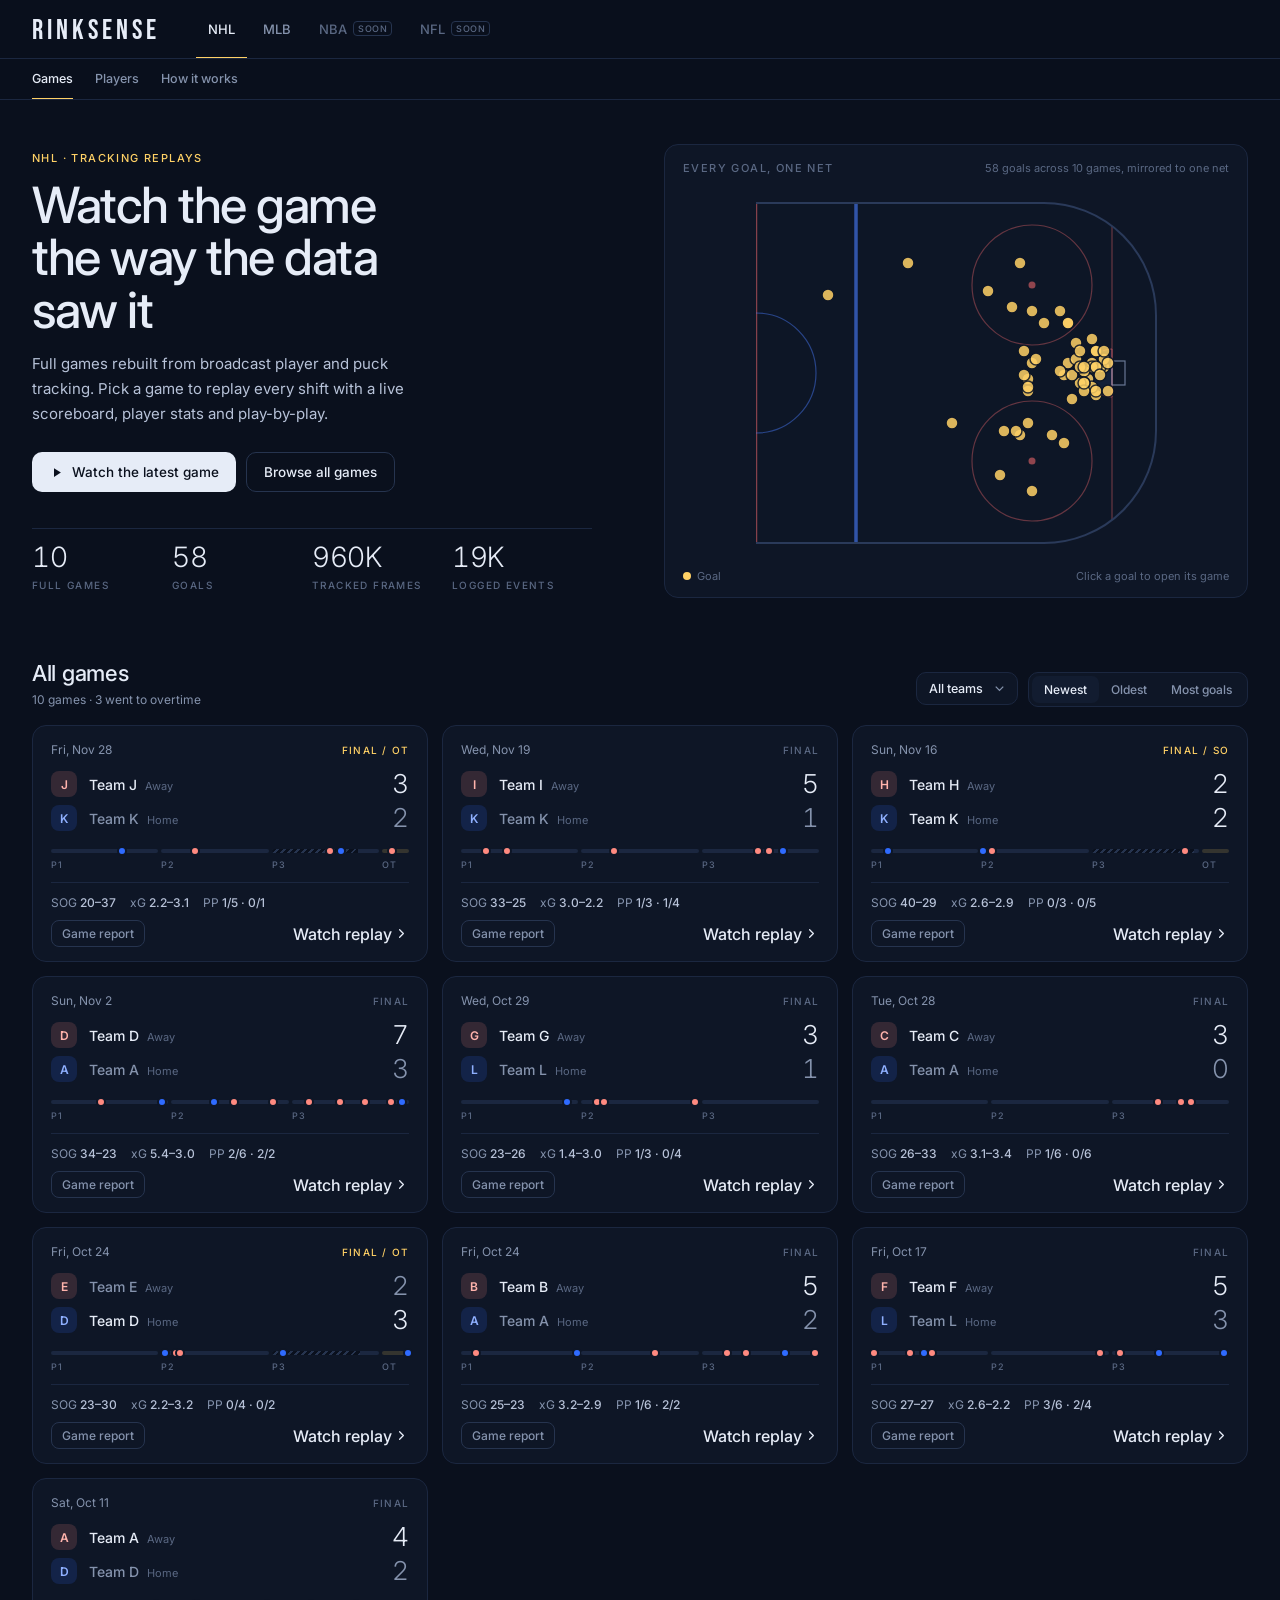
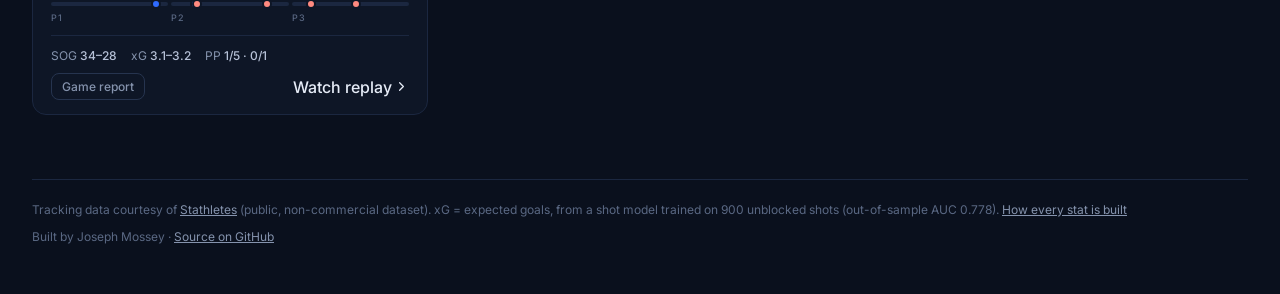
<file: index.html>
<!doctype html>
<html lang="en">
<head>
<meta charset="utf-8">
<meta name="viewport" content="width=device-width, initial-scale=1">
<title>NHL Replays · RINKSENSE</title>
<meta name="description" content="Replay full hockey games from player and puck tracking data, with a live scoreboard, player stats and play-by-play.">
<link rel="preconnect" href="https://fonts.googleapis.com">
<link rel="preconnect" href="https://fonts.gstatic.com" crossorigin>
<link href="https://fonts.googleapis.com/css2?family=Bebas+Neue&family=Inter:wght@300;400;500;600;700&display=swap" rel="stylesheet">
<link rel="stylesheet" href="styles.css">
</head>
<body>
<nav class="sitenav">
  <div class="navin">
    <a class="brand" href="index.html">RINKSENSE</a>
    <div class="sports">
      <a class="sport on" href="index.html" aria-current="page">NHL</a>
      <a class="sport" href="mlb/index.html">MLB</a>
      <span class="sport soon">NBA<em>Soon</em></span>
      <span class="sport soon">NFL<em>Soon</em></span>
    </div>
  </div>
  <div class="subnav" aria-label="NHL sections"><div class="subin"><a class="subtab on" href="index.html" aria-current="page">Games</a><a class="subtab" href="players.html">Players</a><a class="subtab" href="methods.html">How it works</a></div></div>
</nav>

<main class="wrap hub">
  <section class="hero">
    <div class="herotext">
      <div class="eyebrow">NHL · Tracking replays</div>
      <h1 class="herotitle">Watch the game the way the data saw it</h1>
      <p class="lede">Full games rebuilt from broadcast player and puck tracking. Pick a game to replay every shift with a live scoreboard, player stats and play-by-play.</p>
      <div class="cta">
        <a class="btn primary" id="ctaLatest" href="#games">
          <svg viewBox="0 0 24 24" aria-hidden="true"><path d="M8 5v14l11-7z"/></svg>Watch the latest game
        </a>
        <a class="btn ghost" href="#games">Browse all games</a>
      </div>
      <div class="kpis" id="kpis"></div>
    </div>
    <figure class="card goalmap">
      <figcaption>
        <span class="ctitle">EVERY GOAL, ONE NET</span>
        <span class="csub" id="mapSub">All goals mirrored to the right-hand net</span>
      </figcaption>
      <svg id="goalSvg" viewBox="0 0 440 380" role="img" aria-label="Map of where every goal was scored"></svg>
      <div class="maplegend"><span><i class="mdot"></i>Goal</span><span>Click a goal to open its game</span></div>
    </figure>
  </section>

  <section id="games" class="games">
    <div class="sechead">
      <div>
        <h2>All games</h2>
        <p class="secsub" id="countLine"></p>
      </div>
      <div class="controls">
        <label class="selectwrap">
          <span class="sr">Filter by team</span>
          <select id="teamFilter"><option value="">All teams</option></select>
        </label>
        <div class="segmented" role="group" aria-label="Sort games">
          <button data-sort="new" class="on">Newest</button>
          <button data-sort="old">Oldest</button>
          <button data-sort="goals">Most goals</button>
        </div>
      </div>
    </div>
    <div class="gamegrid" id="grid"></div>
  </section>

  <footer class="sitefoot">
    <span>Tracking data courtesy of <a href="https://github.com/bigdatacup/Big-Data-Cup-2026" target="_blank" rel="noopener">Stathletes</a> (public, non-commercial dataset). <span id="xgFoot"></span> <a href="methods.html">How every stat is built</a></span>
    <span>Built by Joseph Mossey · <a href="https://github.com/JosephMossey/rinksense" target="_blank" rel="noopener">Source on GitHub</a></span>
  </footer>
</main>

<script src="data/games.js"></script>
<script src="data/xg_model.js"></script>
<script src="hub.js"></script>
</body>
</html>
</file>
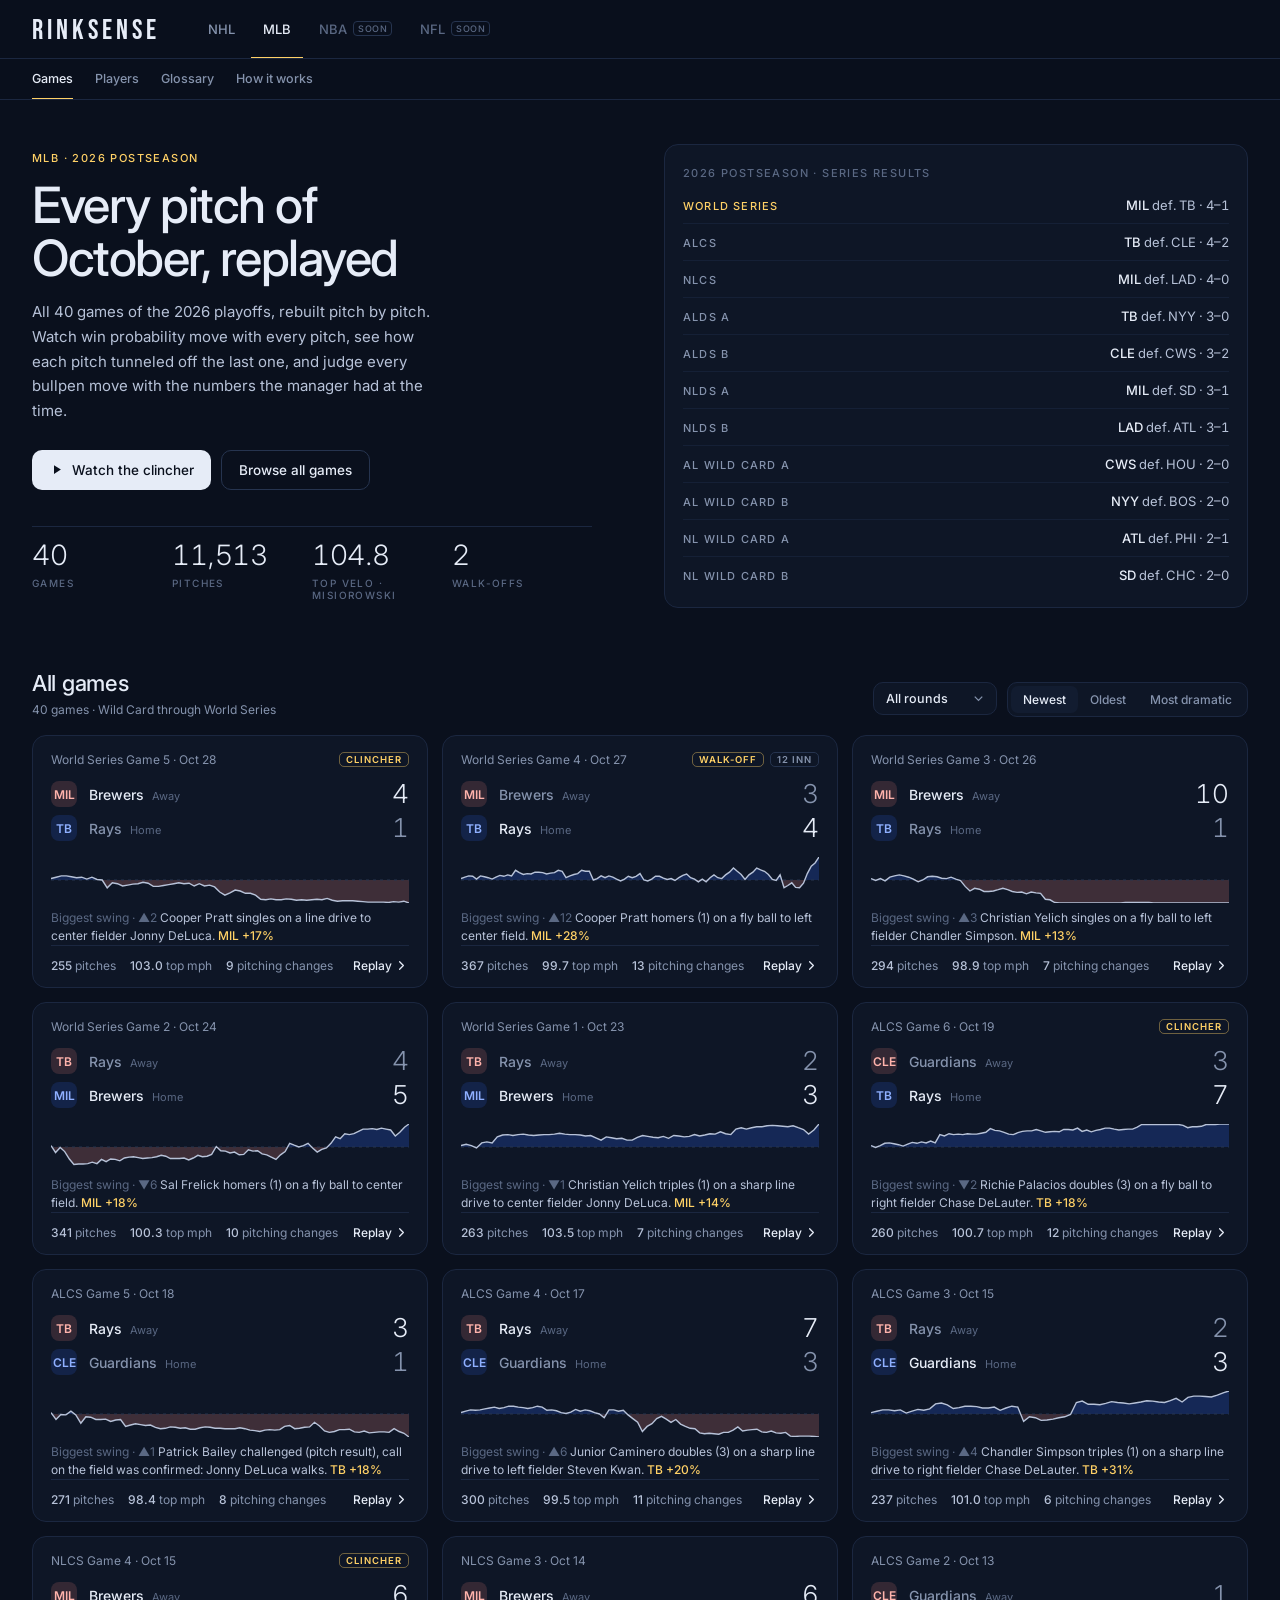
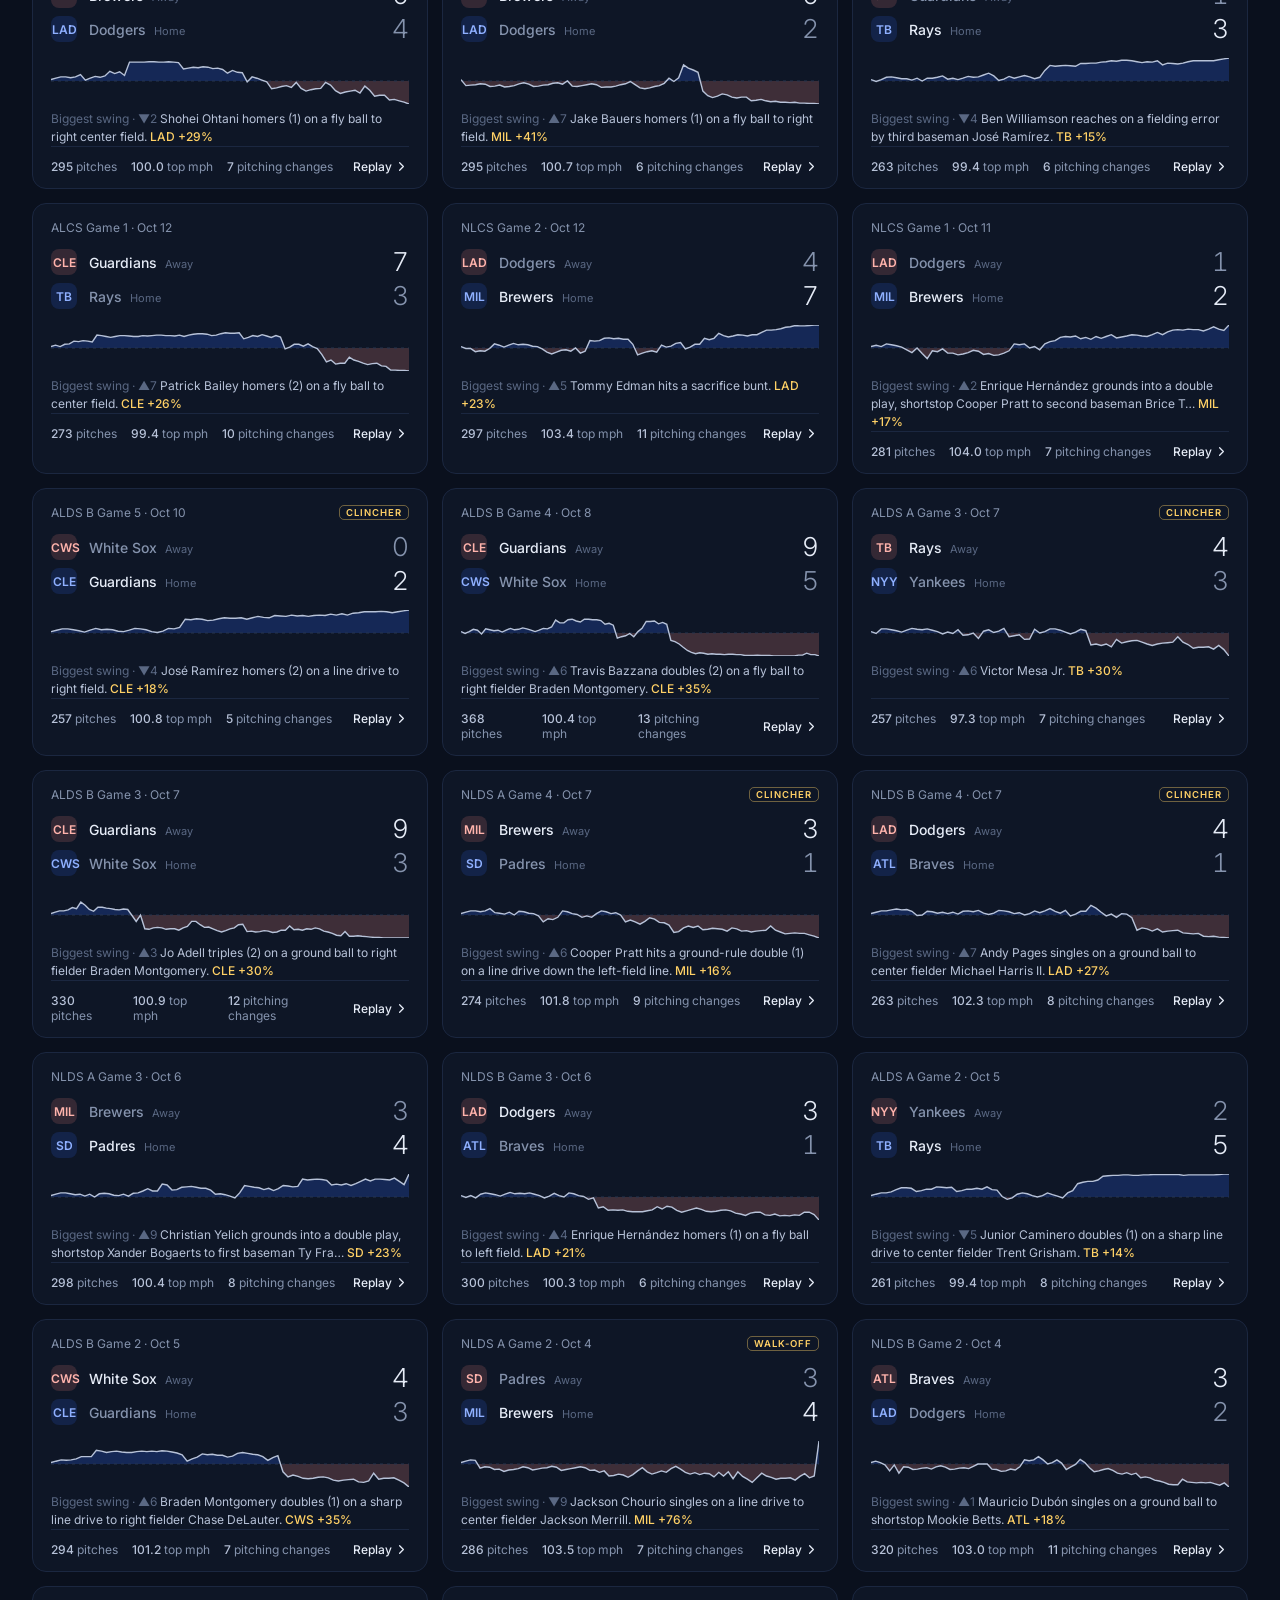
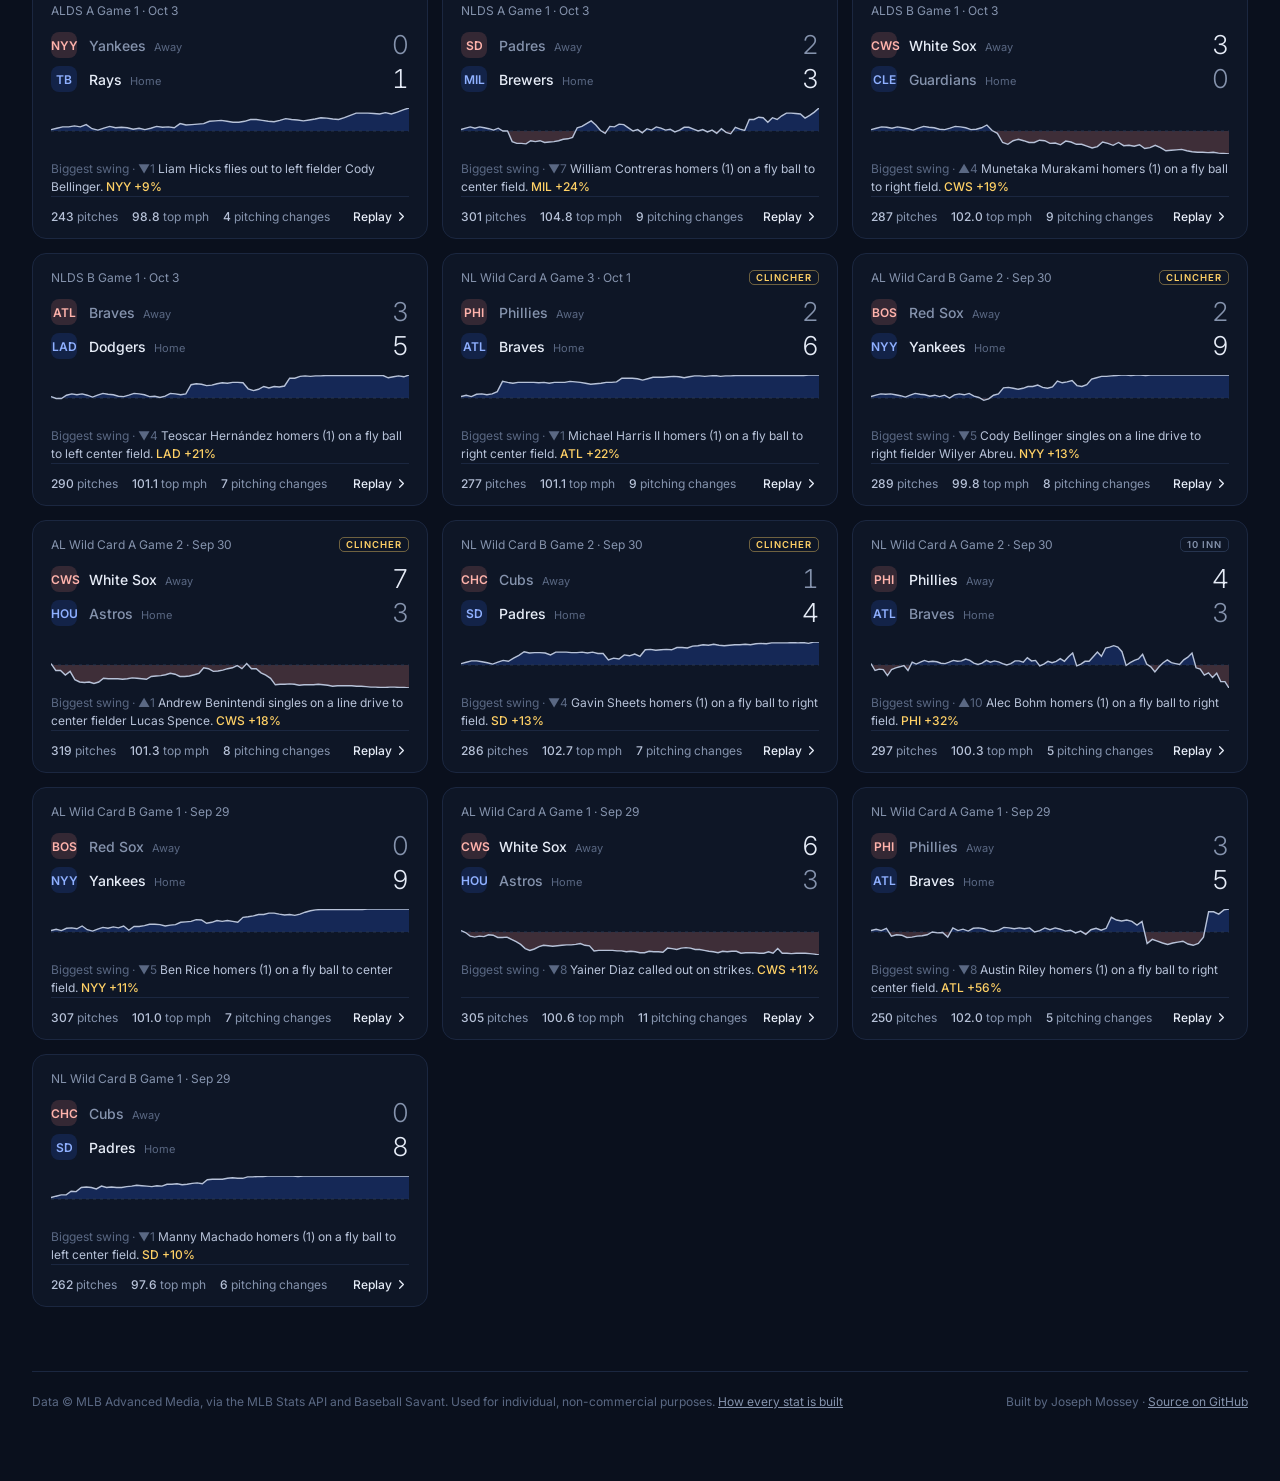
<file: mlb/index.html>
<!doctype html>
<html lang="en">
<head>
<meta charset="utf-8">
<meta name="viewport" content="width=device-width, initial-scale=1">
<title>MLB Replays · RINKSENSE</title>
<meta name="description" content="Every pitch of the 2026 MLB postseason, replayed with live win probability, Stuff+, pitch tunnels, xwOBA and graded bullpen decisions.">
<link rel="preconnect" href="https://fonts.googleapis.com">
<link rel="preconnect" href="https://fonts.gstatic.com" crossorigin>
<link href="https://fonts.googleapis.com/css2?family=Bebas+Neue&family=Inter:wght@300;400;500;600;700&display=swap" rel="stylesheet">
<link rel="stylesheet" href="../styles.css">
<link rel="stylesheet" href="mlb.css">
</head>
<body>
<nav class="sitenav">
  <div class="navin">
    <a class="brand" href="../index.html">RINKSENSE</a>
    <div class="sports">
      <a class="sport" href="../index.html">NHL</a>
      <a class="sport on" href="index.html" aria-current="page">MLB</a>
      <span class="sport soon">NBA<em>Soon</em></span>
      <span class="sport soon">NFL<em>Soon</em></span>
    </div>
  </div>
  <div class="subnav" aria-label="MLB sections"><div class="subin"><a class="subtab on" href="index.html" aria-current="page">Games</a><a class="subtab" href="players.html">Players</a><a class="subtab" href="glossary.html">Glossary</a><a class="subtab" href="methods.html">How it works</a></div></div>
</nav>

<main class="wrap hub">
  <section class="hero">
    <div class="herotext">
      <div class="eyebrow">MLB · 2026 Postseason</div>
      <h1 class="herotitle">Every pitch of October, replayed</h1>
      <p class="lede">All 40 games of the 2026 playoffs, rebuilt pitch by pitch. Watch win probability move with every pitch, see how each pitch tunneled off the last one, and judge every bullpen move with the numbers the manager had at the time.</p>
      <div class="cta">
        <a class="btn primary" id="ctaLatest" href="#games">
          <svg viewBox="0 0 24 24" aria-hidden="true"><path d="M8 5v14l11-7z"/></svg>Watch the clincher
        </a>
        <a class="btn ghost" href="#games">Browse all games</a>
      </div>
      <div class="kpis" id="kpis"></div>
    </div>
    <figure class="card serieslist">
      <figcaption><span class="ctitle">2026 Postseason · Series results</span></figcaption>
      <ol id="series"></ol>
    </figure>
  </section>

  <section id="games" class="games">
    <div class="sechead">
      <div>
        <h2>All games</h2>
        <p class="secsub" id="countLine"></p>
      </div>
      <div class="controls">
        <label class="selectwrap">
          <span class="sr">Filter by round</span>
          <select id="roundFilter">
            <option value="">All rounds</option>
            <option>World Series</option><option>LCS</option><option>DS</option><option>Wild Card</option>
          </select>
        </label>
        <div class="segmented" role="group" aria-label="Sort games">
          <button data-sort="new" class="on">Newest</button>
          <button data-sort="old">Oldest</button>
          <button data-sort="drama">Most dramatic</button>
        </div>
      </div>
    </div>
    <div class="gamegrid" id="grid"></div>
  </section>

  <footer class="sitefoot">
    <span>Data © MLB Advanced Media, via the MLB Stats API and Baseball Savant. Used for individual, non-commercial purposes. <a href="methods.html">How every stat is built</a></span>
    <span>Built by Joseph Mossey · <a href="https://github.com/JosephMossey/rinksense" target="_blank" rel="noopener">Source on GitHub</a></span>
  </footer>
</main>

<script src="data/games.js"></script>
<script src="common.js"></script>
<script src="hub.js"></script>
<script src="glossary-terms.js"></script>
<script src="tips.js"></script>
</body>
</html>
</file>
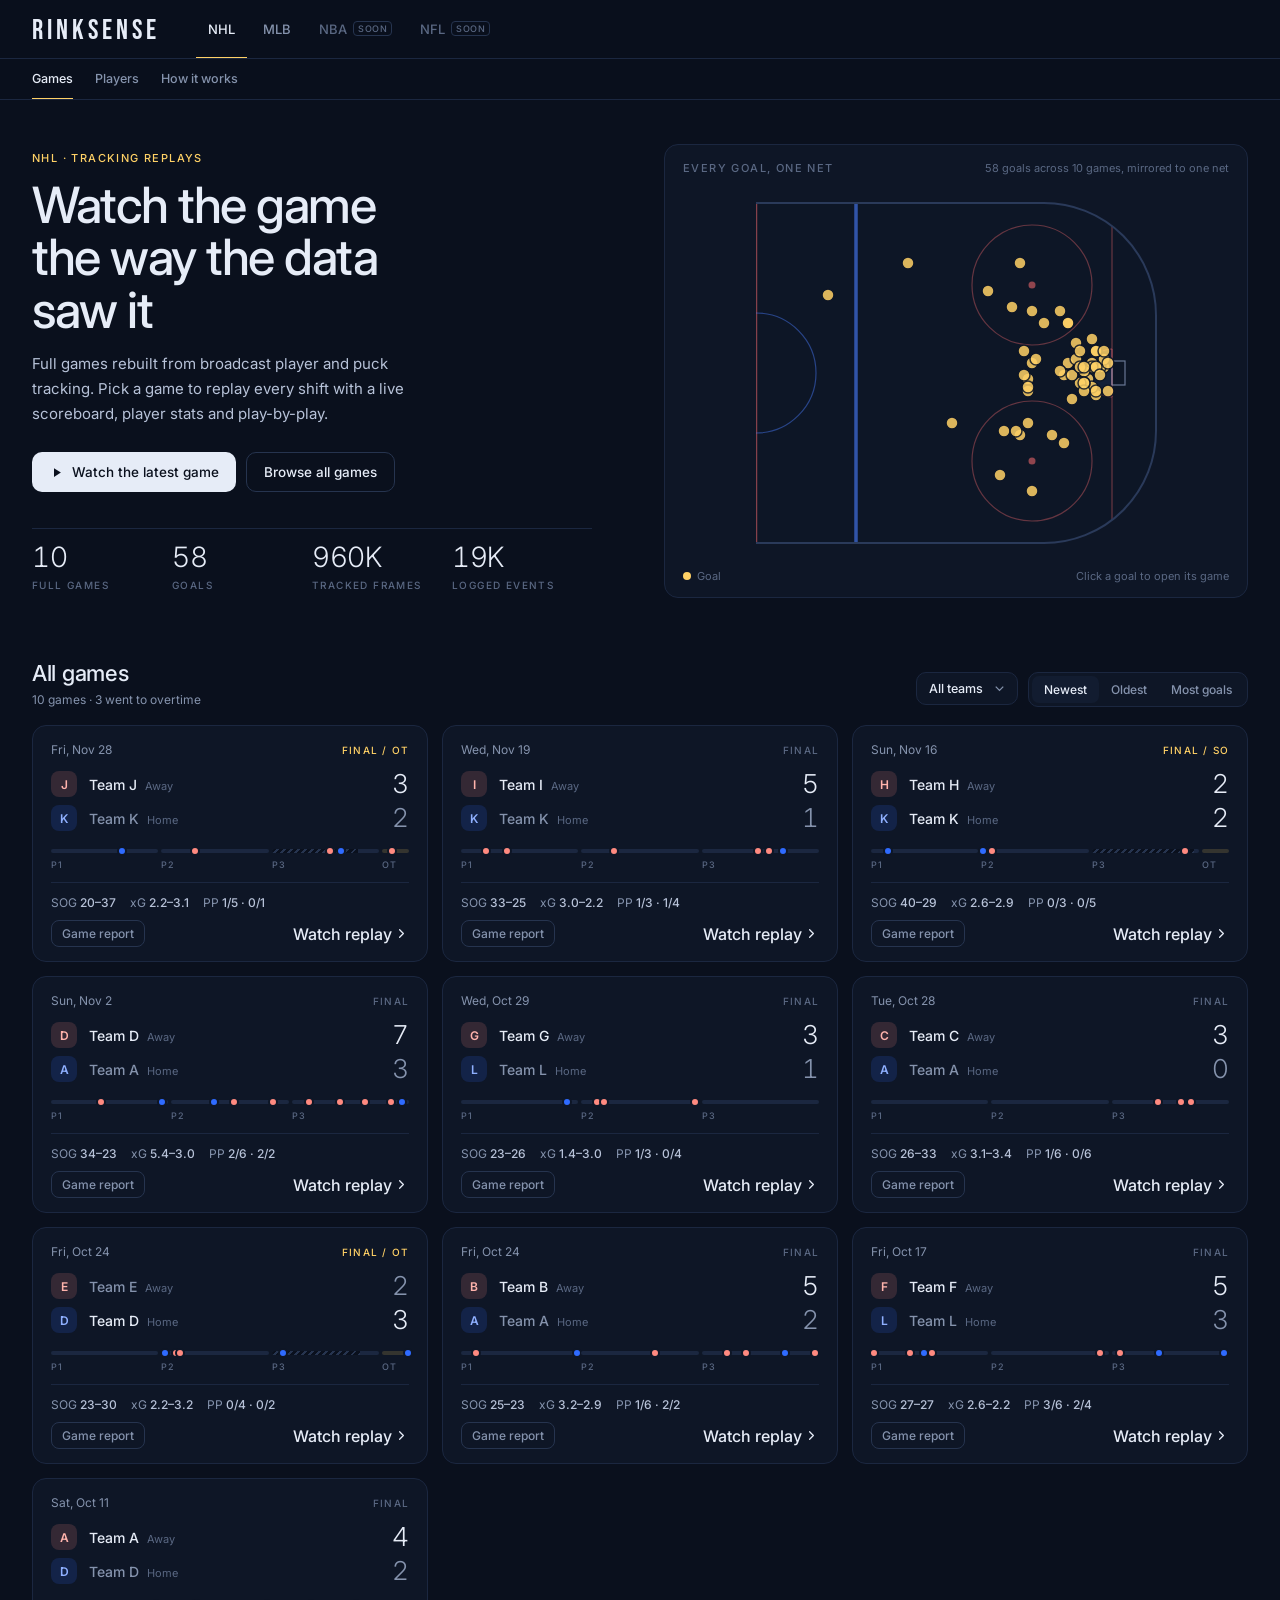
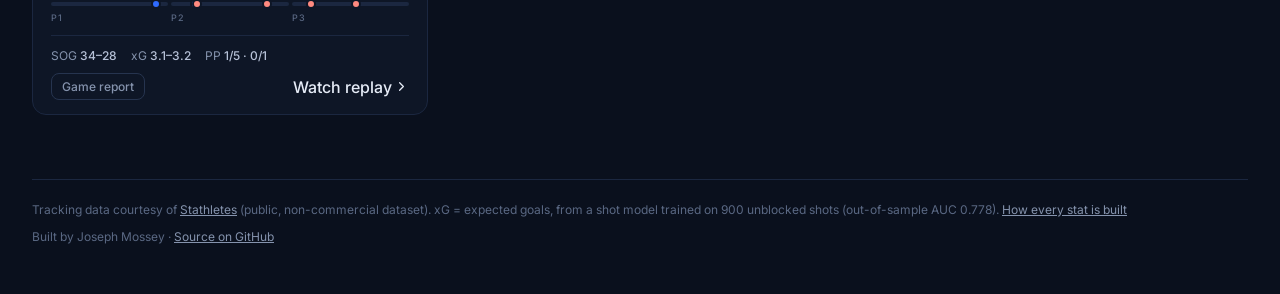
<file: game.html>
<!doctype html>
<html lang="en">
<head>
<meta charset="utf-8">
<meta name="viewport" content="width=device-width, initial-scale=1">
<title>Game Replay · RINKSENSE</title>
<meta name="description" content="Animated player and puck tracking replay with a live scoreboard, player stats and play-by-play.">
<link rel="preconnect" href="https://fonts.googleapis.com">
<link rel="preconnect" href="https://fonts.gstatic.com" crossorigin>
<link href="https://fonts.googleapis.com/css2?family=Bebas+Neue&family=Inter:wght@300;400;500;600;700&display=swap" rel="stylesheet">
<link rel="stylesheet" href="styles.css">
</head>
<body>
<nav class="sitenav">
  <div class="navin">
    <a class="brand" href="index.html">RINKSENSE</a>
    <div class="sports">
      <a class="sport on" href="index.html">NHL</a>
      <a class="sport" href="mlb/index.html">MLB</a>
      <span class="sport soon">NBA<em>Soon</em></span>
      <span class="sport soon">NFL<em>Soon</em></span>
    </div>
  </div>
  <div class="subnav" aria-label="NHL sections"><div class="subin"><a class="subtab on" href="index.html">Games</a><a class="subtab" href="players.html">Players</a><a class="subtab" href="methods.html">How it works</a></div></div>
</nav>

<div class="wrap">
  <header class="ghead">
    <a class="back" href="index.html"><svg viewBox="0 0 24 24" aria-hidden="true"><path d="M15 6l-6 6 6 6"/></svg>All NHL games</a>
    <div class="ghtop">
      <div class="gscore">
        <div class="glive"><span id="plabel">PERIOD 1</span><span class="sep">·</span><span id="clock">20:00</span><span class="rem">remaining</span></div>
        <div class="gline" aria-live="polite">
          <span class="tside"><i class="tdot a"></i><span id="awayName">Away</span></span>
          <span class="sc" id="scoreA">0</span><span class="dash">–</span><span class="sc" id="scoreD">0</span>
          <span class="tside"><span id="homeName">Home</span><i class="tdot d"></i></span>
        </div>
        <div class="ppbadge" id="ppBadge" aria-live="polite"><span class="ppw">PP</span><span class="ppteam" id="ppTeam"></span><span class="ppstr" id="ppStr"></span><span class="ppt" id="ppTime"></span><span class="ppbar"><i id="ppBar"></i></span></div>
        <div class="gmeta"><h1 id="matchup">Game replay</h1><span id="gameinfo"></span><a class="replink" id="reportLink" href="#">Game report<svg viewBox="0 0 24 24" aria-hidden="true"><path d="M9 6l6 6-6 6"/></svg></a></div>
      </div>
      <div class="gstats">
        <div class="gstat"><div class="gl" title="Expected goals: the summed scoring chance of every unblocked shot, from RINKSENSE's shot model">Expected goals</div><div class="gv"><span id="xgA">0.00</span><span class="dash">–</span><span id="xgH">0.00</span></div></div>
        <div class="gstat"><div class="gl">Shots on goal</div><div class="gv"><span id="sogA">0</span><span class="dash">–</span><span id="sogH">0</span></div></div>
        <div class="gstat"><div class="gl">Shot attempts</div><div class="gv"><span id="attA">0</span><span class="dash">–</span><span id="attH">0</span></div></div>
        <div class="gstat poss"><div class="gl">Tracked possession</div>
          <div class="gv"><span id="possA">–</span><span class="dash">–</span><span id="possH">–</span></div>
          <div class="pbar" aria-hidden="true"><i class="pa" id="possBarA"></i><i class="ph" id="possBarH"></i></div>
          <div class="psub"><span id="twpA">0:00</span> – <span id="twpH">0:00</span> with puck</div>
        </div>
        <div class="gstat"><div class="gl" title="Power-play goals / power-play chances">Power plays</div><div class="gv"><span id="ppA">0/0</span><span class="dash">–</span><span id="ppH">0/0</span></div><div class="psub">PP xG <span id="ppxgA">0.00</span> – <span id="ppxgH">0.00</span></div></div>
      </div>
    </div>
  </header>

  <main class="grid">
    <section class="left">
      <div class="card stage">
        <div class="rinkbox">
          <svg id="rink" viewBox="0 0 840 380" aria-label="Rink tracking view">
            <defs>
              <clipPath id="boards"><rect x="20" y="20" width="800" height="340" rx="112" ry="112"/></clipPath>
              <filter id="glow" x="-50%" y="-50%" width="200%" height="200%"><feGaussianBlur stdDeviation="4"/></filter>
            </defs>
            <g id="rinkLines"></g>
            <rect id="ppTint" x="20" y="20" width="800" height="340" rx="112" fill="rgba(255,209,102,.035)" stroke="rgba(255,209,102,.5)" stroke-width="2" pointer-events="none"/>
            <path id="puckTrail" fill="none" stroke="#ffd166" stroke-width="2" stroke-linecap="round" stroke-dasharray="3 5" opacity=".55"/>
            <g id="players"></g>
            <g id="puckLayer"></g>
          </svg>
          <div class="goalBanner" id="goalBanner" aria-live="polite">
            <div class="gword">GOAL</div>
            <div><div class="gwho" id="gWho"></div><div class="gwhat" id="gWhat"></div></div>
          </div>
          <div class="covnote" id="covNote"></div>
          <div class="ppnote" id="ppNote"></div>
          <div class="camnote" id="camNote" title="Tracking comes from the broadcast camera, so players outside the shot aren't tracked. Faded players are estimated positions.">Limited camera view</div>
          <div class="toast" id="toast" role="status"></div>
          <div class="loading" id="loading">Loading tracking data…</div>
        </div>
        <div class="legend">
          <span><i class="dot a"></i><b id="legAway">Away</b></span>
          <span><i class="dot d"></i><b id="legHome">Home</b></span>
          <span><i class="dot ring"></i>Has the puck</span>
          <span><i class="dot ghost"></i>Off camera (estimated)</span>
          <span><i class="puckdot"></i>Puck</span>
        </div>
        <div class="playback">
          <div class="prow">
            <button class="playbtn" id="playBtn" aria-label="Play">
              <svg viewBox="0 0 24 24" id="playIcon"><path d="M8 5v14l11-7z"/></svg>
            </button>
            <button class="stopbtn" id="stopBtn" aria-label="Stop"><svg viewBox="0 0 24 24"><rect x="6" y="6" width="12" height="12" rx="1.5"/></svg></button>
            <div class="scrub" id="scrub">
              <div class="track"><div class="fill" id="fill"></div></div>
              <div class="ticks" id="ticks"></div>
              <div class="knob" id="knob"></div>
            </div>
            <div class="left-time" id="leftTime">20:00 left</div>
            <button class="linkbtn" id="momentBtn" type="button" title="Copy a link that opens the replay at this moment" aria-label="Copy link to this moment"><svg viewBox="0 0 24 24" aria-hidden="true"><path d="M10 14a4 4 0 0 0 5.7 0l3-3a4 4 0 0 0-5.7-5.7l-1.2 1.2M14 10a4 4 0 0 0-5.7 0l-3 3a4 4 0 0 0 5.7 5.7l1.2-1.2"/></svg></button>
          </div>
          <div class="prow2">
            <div class="seg" id="periodBtns"><span class="slabel">Period</span></div>
            <div class="seg"><span class="slabel">Speed</span>
              <button class="pill" data-speed="1">1x</button><button class="pill" data-speed="1.5">1.5x</button><button class="pill" data-speed="2">2x</button><button class="pill" data-speed="5">5x</button>
            </div>
          </div>
        </div>
      </div>
    </section>

    <aside class="right">
      <div class="card wpmini" id="wpCard" hidden>
        <div class="chead"><span class="ctitle">Win probability</span><span class="csub" id="wpNowTxt"></span></div>
        <svg id="wpMini" viewBox="0 0 300 74" preserveAspectRatio="none" aria-label="Win probability so far"></svg>
      </div>

      <div class="card momentum">
        <div class="chead"><span class="ctitle">Momentum</span><span class="csub">Shot attempts per 2 min</span></div>
        <svg id="momentum" viewBox="0 0 300 92" preserveAspectRatio="none" aria-label="Shot attempts over the game"></svg>
        <div class="mlegend"><span><i class="dot a"></i><b id="momAway">Away</b></span><span><i class="dot d"></i><b id="momHome">Home</b></span><span class="mper" id="momPer"></span></div>
      </div>

      <div class="card stats">
        <div class="chead"><span class="ctitle">Player stats</span><span class="csub" id="statsThrough"></span></div>
        <div class="viewtabs" role="tablist" id="viewTabs"><button class="vtab on" role="tab" aria-selected="true" data-view="box">Box score</button><button class="vtab" role="tab" aria-selected="false" data-view="move">Movement</button></div>
        <div class="tabs" role="tablist" id="statsTabs"></div>
        <div class="tablebox" id="tablebox">
          <table>
            <thead id="statsHead"><tr><th>#</th><th>TOI</th><th title="Time with puck">TWP</th><th>SOG</th><th title="Expected goals">xG</th><th>G</th><th>A*</th><th>PEN</th></tr></thead>
            <tbody id="statsBody"></tbody>
          </table>
        </div>
        <p class="foot">TOI time on ice · TWP time with puck (nearest skater within 6 ft of the puck, while tracked) · SOG shots on goal · xG expected goals · G goals · A assists · PEN penalties. *Assists are estimated from the last teammates to touch the puck before a goal.</p>
        <p class="foot" id="xgNote"></p>
      </div>

      <div class="card pbp">
        <div class="chead"><span class="ctitle">Play-by-play</span></div>
        <ul id="pbpList"></ul>
      </div>
    </aside>
  </main>
</div>

<script src="data/xg_model.js"></script>
<script src="app.js"></script>
</body>
</html>
</file>
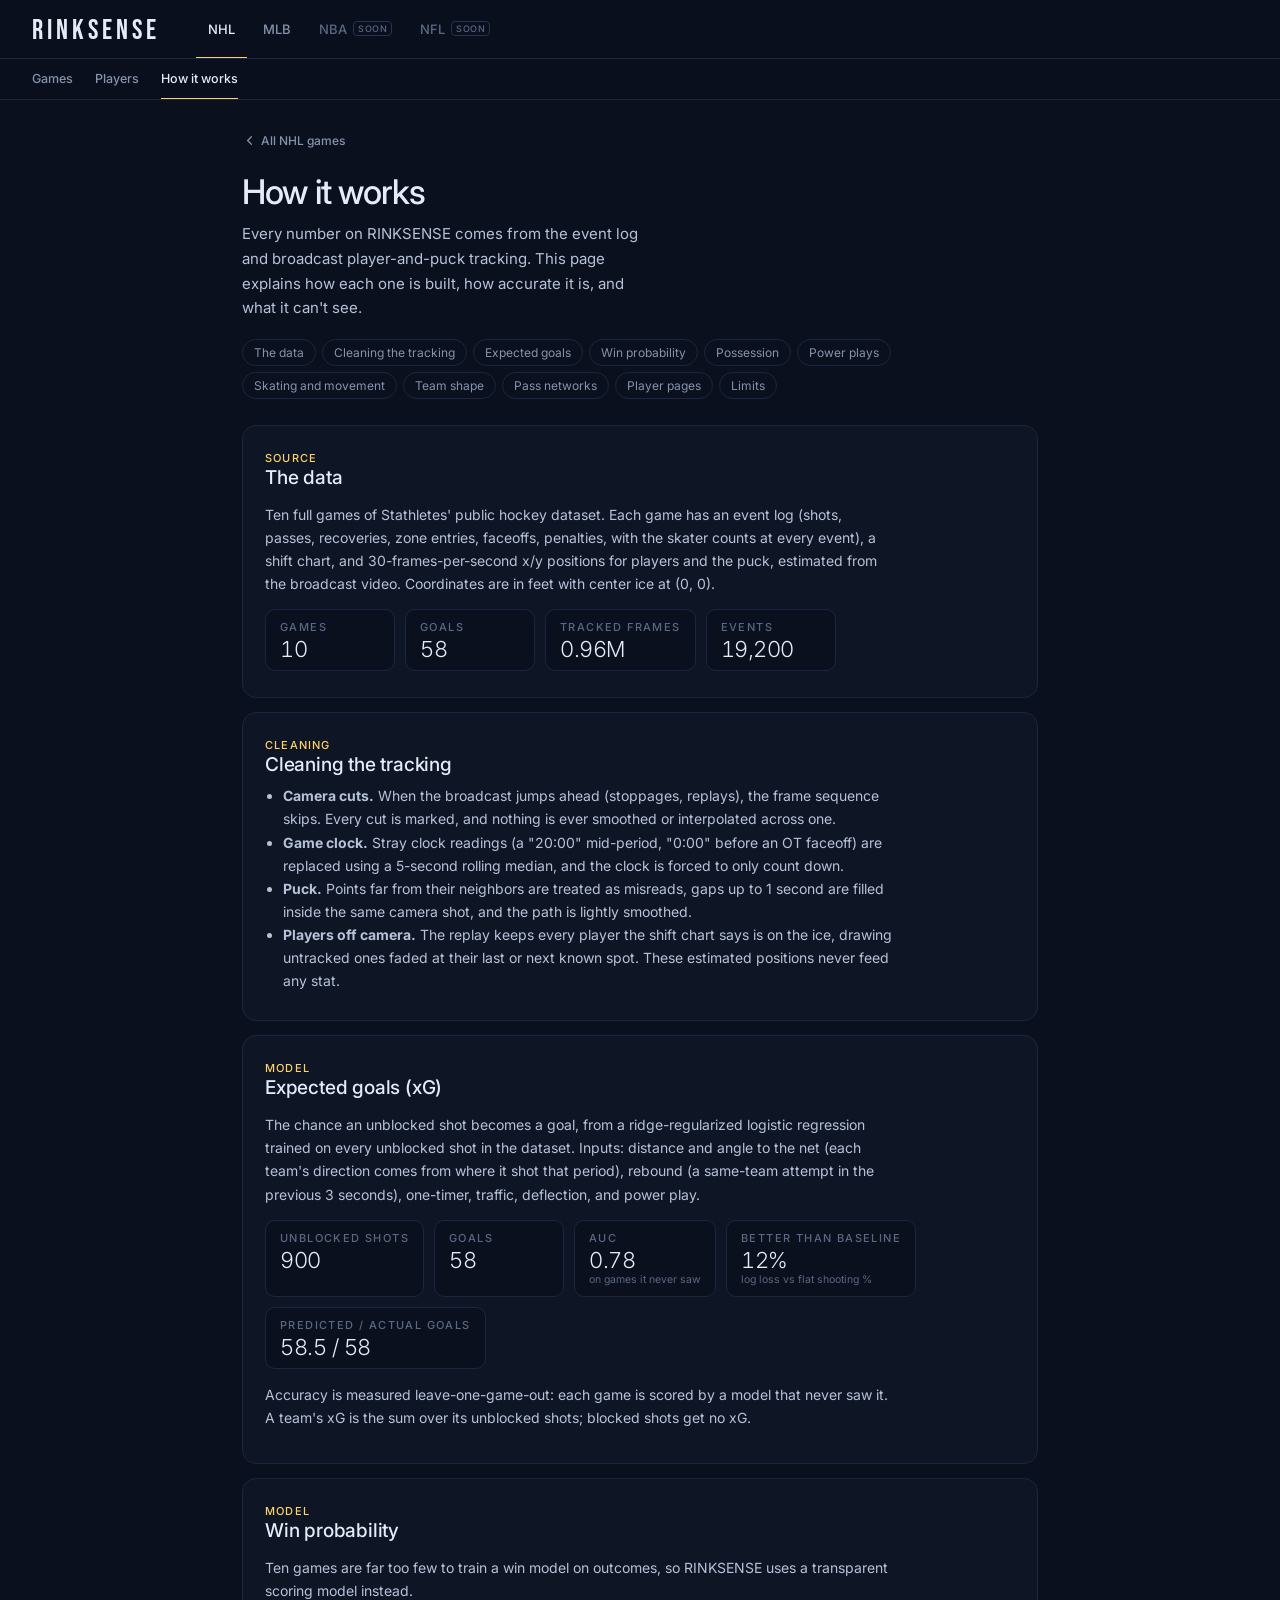
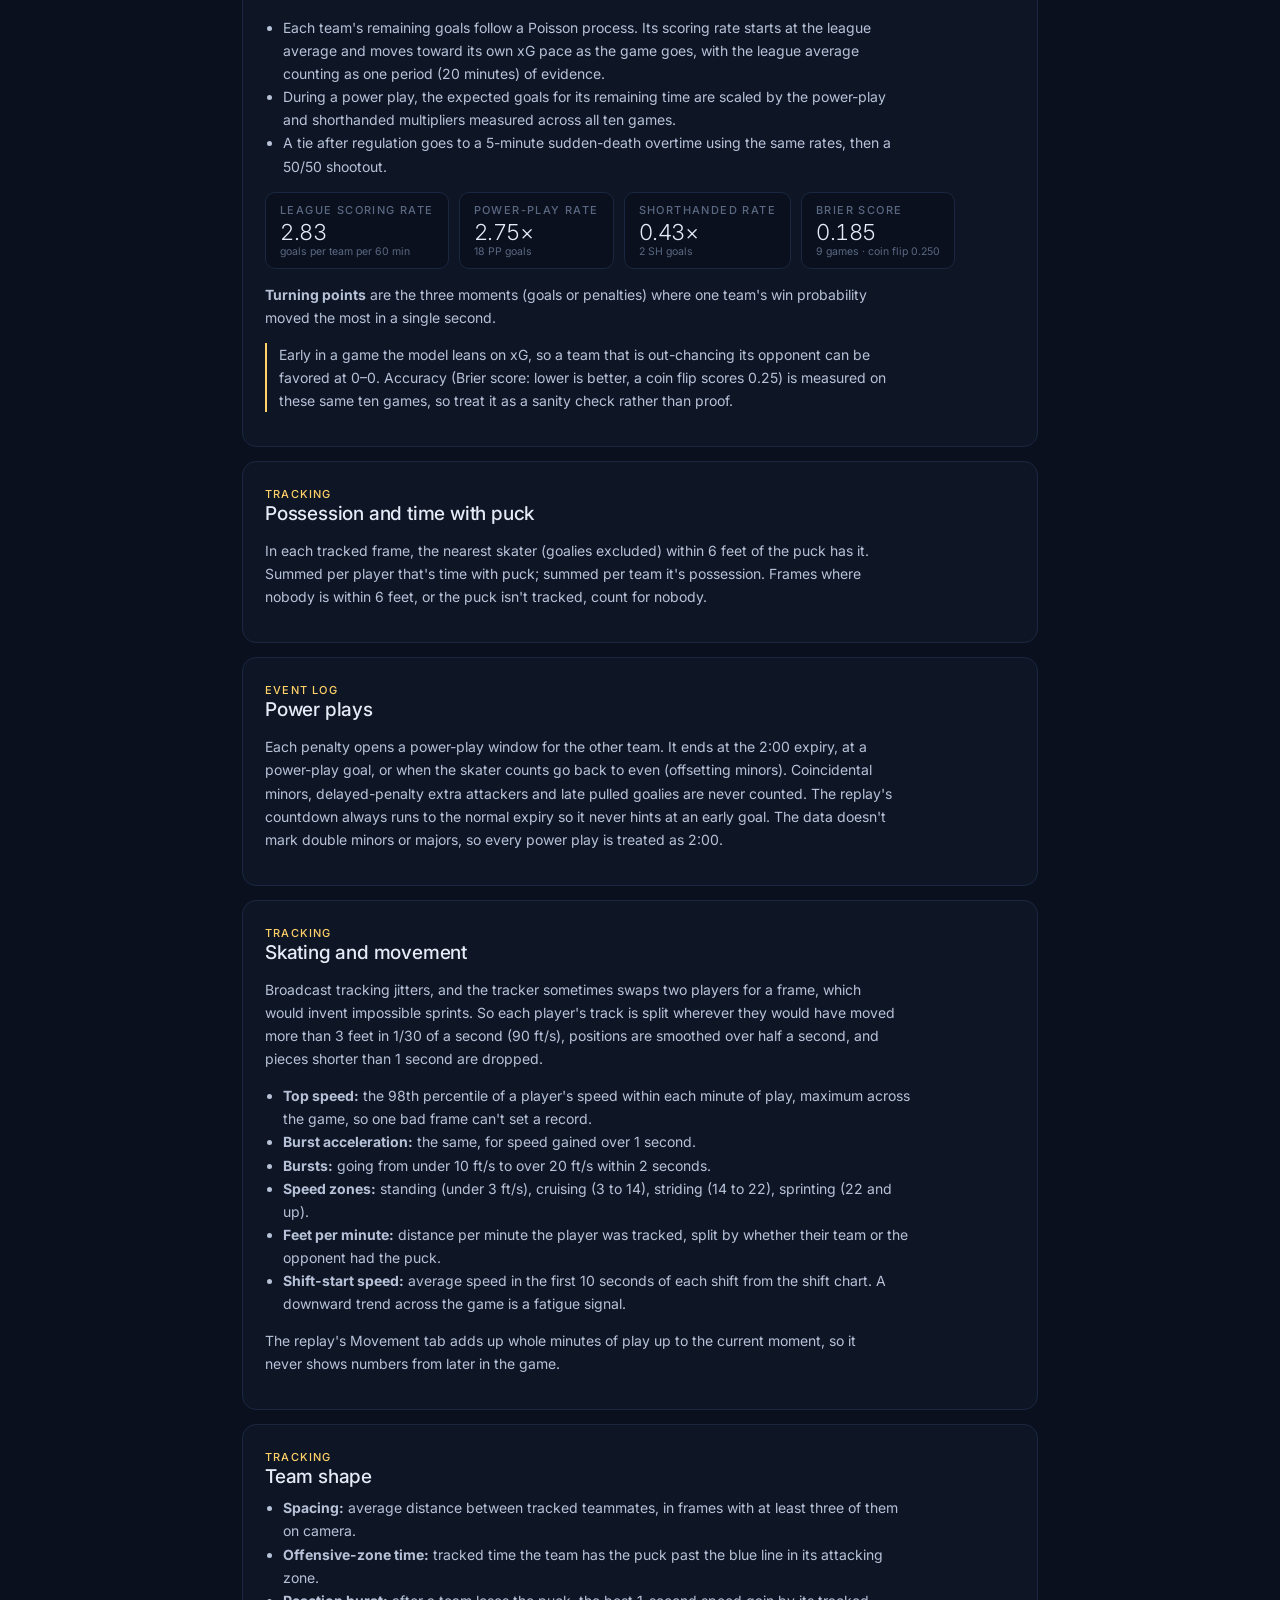
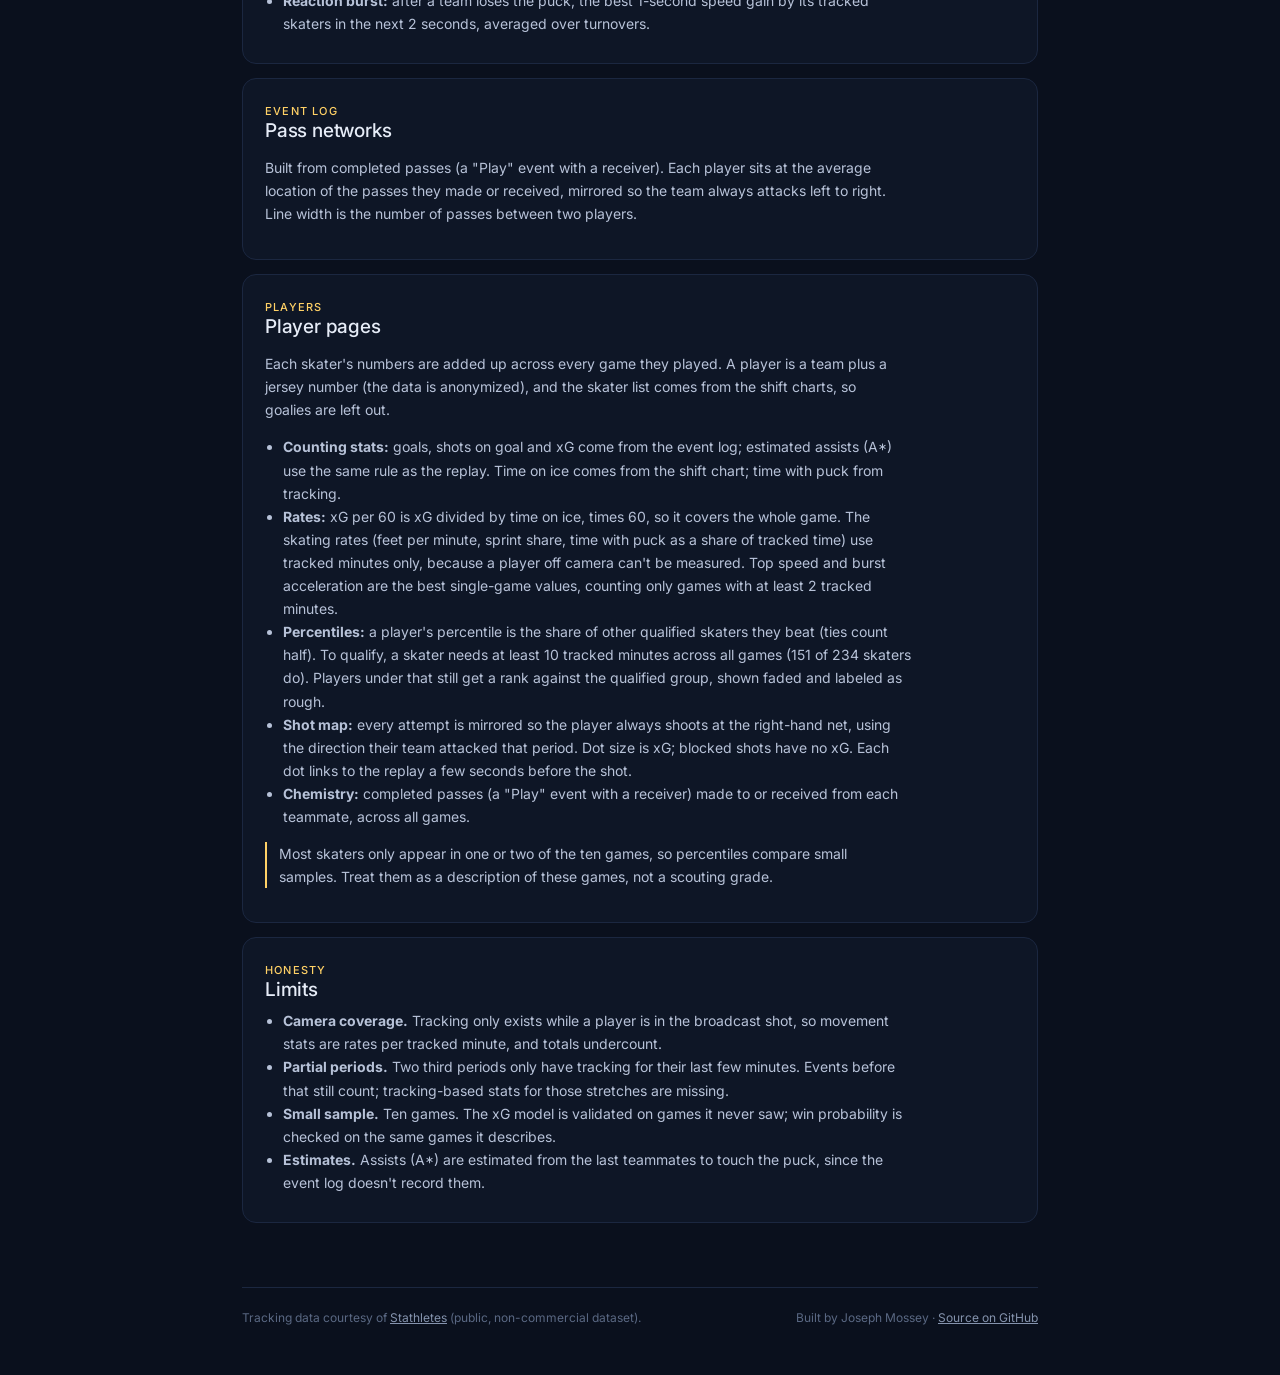
<file: methods.html>
<!doctype html>
<html lang="en">
<head>
<meta charset="utf-8">
<meta name="viewport" content="width=device-width, initial-scale=1">
<title>Methods · RINKSENSE</title>
<meta name="description" content="How every RINKSENSE stat and model is built, how accurate it is, and what it can't see.">
<link rel="preconnect" href="https://fonts.googleapis.com">
<link rel="preconnect" href="https://fonts.gstatic.com" crossorigin>
<link href="https://fonts.googleapis.com/css2?family=Bebas+Neue&family=Inter:wght@300;400;500;600;700&display=swap" rel="stylesheet">
<link rel="stylesheet" href="styles.css">
<link rel="stylesheet" href="report.css">
</head>
<body>
<nav class="sitenav">
  <div class="navin">
    <a class="brand" href="index.html">RINKSENSE</a>
    <div class="sports">
      <a class="sport on" href="index.html">NHL</a>
      <a class="sport" href="mlb/index.html">MLB</a>
      <span class="sport soon">NBA<em>Soon</em></span>
      <span class="sport soon">NFL<em>Soon</em></span>
    </div>
  </div>
  <div class="subnav" aria-label="NHL sections"><div class="subin"><a class="subtab" href="index.html">Games</a><a class="subtab" href="players.html">Players</a><a class="subtab on" href="methods.html" aria-current="page">How it works</a></div></div>
</nav>

<main class="wrap methods">
  <a class="back" href="index.html"><svg viewBox="0 0 24 24" aria-hidden="true"><path d="M15 6l-6 6 6 6"/></svg>All NHL games</a>
  <h1>How it works</h1>
  <p class="lede">Every number on RINKSENSE comes from the event log and broadcast player-and-puck tracking. This page explains how each one is built, how accurate it is, and what it can't see.</p>
  <ul class="mtoc">
    <li><a href="#data">The data</a></li>
    <li><a href="#tracking">Cleaning the tracking</a></li>
    <li><a href="#xg">Expected goals</a></li>
    <li><a href="#win-probability">Win probability</a></li>
    <li><a href="#possession">Possession</a></li>
    <li><a href="#power-plays">Power plays</a></li>
    <li><a href="#movement">Skating and movement</a></li>
    <li><a href="#shape">Team shape</a></li>
    <li><a href="#passes">Pass networks</a></li>
    <li><a href="#players">Player pages</a></li>
    <li><a href="#limits">Limits</a></li>
  </ul>

  <section class="card msec" id="data">
    <span class="tag">Source</span>
    <h2>The data</h2>
    <p>Ten full games of Stathletes' public hockey dataset. Each game has an event log (shots, passes, recoveries, zone entries, faceoffs, penalties, with the skater counts at every event), a shift chart, and 30-frames-per-second x/y positions for players and the puck, estimated from the broadcast video. Coordinates are in feet with center ice at (0, 0).</p>
    <div class="mstats" id="dataStats"></div>
  </section>

  <section class="card msec" id="tracking">
    <span class="tag">Cleaning</span>
    <h2>Cleaning the tracking</h2>
    <ul>
      <li><b>Camera cuts.</b> When the broadcast jumps ahead (stoppages, replays), the frame sequence skips. Every cut is marked, and nothing is ever smoothed or interpolated across one.</li>
      <li><b>Game clock.</b> Stray clock readings (a "20:00" mid-period, "0:00" before an OT faceoff) are replaced using a 5-second rolling median, and the clock is forced to only count down.</li>
      <li><b>Puck.</b> Points far from their neighbors are treated as misreads, gaps up to 1 second are filled inside the same camera shot, and the path is lightly smoothed.</li>
      <li><b>Players off camera.</b> The replay keeps every player the shift chart says is on the ice, drawing untracked ones faded at their last or next known spot. These estimated positions never feed any stat.</li>
    </ul>
  </section>

  <section class="card msec" id="xg">
    <span class="tag">Model</span>
    <h2>Expected goals (xG)</h2>
    <p>The chance an unblocked shot becomes a goal, from a ridge-regularized logistic regression trained on every unblocked shot in the dataset. Inputs: distance and angle to the net (each team's direction comes from where it shot that period), rebound (a same-team attempt in the previous 3 seconds), one-timer, traffic, deflection, and power play.</p>
    <div class="mstats" id="xgStats"></div>
    <p>Accuracy is measured leave-one-game-out: each game is scored by a model that never saw it. A team's xG is the sum over its unblocked shots; blocked shots get no xG.</p>
  </section>

  <section class="card msec" id="win-probability">
    <span class="tag">Model</span>
    <h2>Win probability</h2>
    <p>Ten games are far too few to train a win model on outcomes, so RINKSENSE uses a transparent scoring model instead.</p>
    <ul>
      <li>Each team's remaining goals follow a Poisson process. Its scoring rate starts at the league average and moves toward its own xG pace as the game goes, with the league average counting as one period (20 minutes) of evidence.</li>
      <li>During a power play, the expected goals for its remaining time are scaled by the power-play and shorthanded multipliers measured across all ten games.</li>
      <li>A tie after regulation goes to a 5-minute sudden-death overtime using the same rates, then a 50/50 shootout.</li>
    </ul>
    <div class="mstats" id="wpStats"></div>
    <p><b>Turning points</b> are the three moments (goals or penalties) where one team's win probability moved the most in a single second.</p>
    <p class="limit">Early in a game the model leans on xG, so a team that is out-chancing its opponent can be favored at 0–0. Accuracy (Brier score: lower is better, a coin flip scores 0.25) is measured on these same ten games, so treat it as a sanity check rather than proof.</p>
  </section>

  <section class="card msec" id="possession">
    <span class="tag">Tracking</span>
    <h2>Possession and time with puck</h2>
    <p>In each tracked frame, the nearest skater (goalies excluded) within 6 feet of the puck has it. Summed per player that's time with puck; summed per team it's possession. Frames where nobody is within 6 feet, or the puck isn't tracked, count for nobody.</p>
  </section>

  <section class="card msec" id="power-plays">
    <span class="tag">Event log</span>
    <h2>Power plays</h2>
    <p>Each penalty opens a power-play window for the other team. It ends at the 2:00 expiry, at a power-play goal, or when the skater counts go back to even (offsetting minors). Coincidental minors, delayed-penalty extra attackers and late pulled goalies are never counted. The replay's countdown always runs to the normal expiry so it never hints at an early goal. The data doesn't mark double minors or majors, so every power play is treated as 2:00.</p>
  </section>

  <section class="card msec" id="movement">
    <span class="tag">Tracking</span>
    <h2>Skating and movement</h2>
    <p>Broadcast tracking jitters, and the tracker sometimes swaps two players for a frame, which would invent impossible sprints. So each player's track is split wherever they would have moved more than 3 feet in 1/30 of a second (90 ft/s), positions are smoothed over half a second, and pieces shorter than 1 second are dropped.</p>
    <ul>
      <li><b>Top speed:</b> the 98th percentile of a player's speed within each minute of play, maximum across the game, so one bad frame can't set a record.</li>
      <li><b>Burst acceleration:</b> the same, for speed gained over 1 second.</li>
      <li><b>Bursts:</b> going from under 10 ft/s to over 20 ft/s within 2 seconds.</li>
      <li><b>Speed zones:</b> standing (under 3 ft/s), cruising (3 to 14), striding (14 to 22), sprinting (22 and up).</li>
      <li><b>Feet per minute:</b> distance per minute the player was tracked, split by whether their team or the opponent had the puck.</li>
      <li><b>Shift-start speed:</b> average speed in the first 10 seconds of each shift from the shift chart. A downward trend across the game is a fatigue signal.</li>
    </ul>
    <p>The replay's Movement tab adds up whole minutes of play up to the current moment, so it never shows numbers from later in the game.</p>
  </section>

  <section class="card msec" id="shape">
    <span class="tag">Tracking</span>
    <h2>Team shape</h2>
    <ul>
      <li><b>Spacing:</b> average distance between tracked teammates, in frames with at least three of them on camera.</li>
      <li><b>Offensive-zone time:</b> tracked time the team has the puck past the blue line in its attacking zone.</li>
      <li><b>Reaction burst:</b> after a team loses the puck, the best 1-second speed gain by its tracked skaters in the next 2 seconds, averaged over turnovers.</li>
    </ul>
  </section>

  <section class="card msec" id="passes">
    <span class="tag">Event log</span>
    <h2>Pass networks</h2>
    <p>Built from completed passes (a "Play" event with a receiver). Each player sits at the average location of the passes they made or received, mirrored so the team always attacks left to right. Line width is the number of passes between two players.</p>
  </section>

  <section class="card msec" id="players">
    <span class="tag">Players</span>
    <h2>Player pages</h2>
    <p>Each skater's numbers are added up across every game they played. A player is a team plus a jersey number (the data is anonymized), and the skater list comes from the shift charts, so goalies are left out.</p>
    <ul>
      <li><b>Counting stats:</b> goals, shots on goal and xG come from the event log; estimated assists (A*) use the same rule as the replay. Time on ice comes from the shift chart; time with puck from tracking.</li>
      <li><b>Rates:</b> xG per 60 is xG divided by time on ice, times 60, so it covers the whole game. The skating rates (feet per minute, sprint share, time with puck as a share of tracked time) use tracked minutes only, because a player off camera can't be measured. Top speed and burst acceleration are the best single-game values, counting only games with at least 2 tracked minutes.</li>
      <li><b>Percentiles:</b> a player's percentile is the share of other qualified skaters they beat (ties count half). To qualify, a skater needs at least 10 tracked minutes across all games<span id="plQual"></span>. Players under that still get a rank against the qualified group, shown faded and labeled as rough.</li>
      <li><b>Shot map:</b> every attempt is mirrored so the player always shoots at the right-hand net, using the direction their team attacked that period. Dot size is xG; blocked shots have no xG. Each dot links to the replay a few seconds before the shot.</li>
      <li><b>Chemistry:</b> completed passes (a "Play" event with a receiver) made to or received from each teammate, across all games.</li>
    </ul>
    <p class="limit">Most skaters only appear in one or two of the ten games, so percentiles compare small samples. Treat them as a description of these games, not a scouting grade.</p>
  </section>

  <section class="card msec" id="limits">
    <span class="tag">Honesty</span>
    <h2>Limits</h2>
    <ul>
      <li><b>Camera coverage.</b> Tracking only exists while a player is in the broadcast shot, so movement stats are rates per tracked minute, and totals undercount.</li>
      <li><b>Partial periods.</b> Two third periods only have tracking for their last few minutes. Events before that still count; tracking-based stats for those stretches are missing.</li>
      <li><b>Small sample.</b> Ten games. The xG model is validated on games it never saw; win probability is checked on the same games it describes.</li>
      <li><b>Estimates.</b> Assists (A*) are estimated from the last teammates to touch the puck, since the event log doesn't record them.</li>
    </ul>
  </section>

  <footer class="sitefoot">
    <span>Tracking data courtesy of <a href="https://github.com/bigdatacup/Big-Data-Cup-2026" target="_blank" rel="noopener">Stathletes</a> (public, non-commercial dataset).</span>
    <span>Built by Joseph Mossey · <a href="https://github.com/JosephMossey/rinksense" target="_blank" rel="noopener">Source on GitHub</a></span>
  </footer>
</main>

<script src="data/games.js"></script>
<script src="data/xg_model.js"></script>
<script src="data/wp_model.js"></script>
<script src="data/players.js"></script>
<script>
(() => {
  const $ = (id) => document.getElementById(id);
  const stat = (v, l, s) => `<div class="mstat"><div class="gl">${l}</div><div class="kv">${v}</div>${s ? `<small>${s}</small>` : ''}</div>`;
  const G = window.RS_GAMES || [], X = window.RS_XG, W = window.RS_WP;
  if (G.length) {
    const goals = G.reduce((n, g) => n + g.goals.length, 0);
    $('dataStats').innerHTML = stat(G.length, 'Games') + stat(goals, 'Goals') + stat(`${(G.reduce((n, g) => n + g.frames, 0) / 1e6).toFixed(2)}M`, 'Tracked frames') + stat(G.reduce((n, g) => n + g.events, 0).toLocaleString(), 'Events');
    const b = G.filter((g) => g.wpBrier != null);
    if (W) $('wpStats').innerHTML = stat((W.rate * 3600).toFixed(2), 'League scoring rate', 'goals per team per 60 min') +
      stat(`${W.pp_mult.toFixed(2)}×`, 'Power-play rate', `${W.pp_goals} PP goals`) + stat(`${W.sh_mult.toFixed(2)}×`, 'Shorthanded rate', `${W.sh_goals} SH goals`) +
      (b.length ? stat((b.reduce((s, g) => s + g.wpBrier, 0) / b.length).toFixed(3), 'Brier score', `${b.length} games · coin flip 0.250`) : '');
  }
  const PL = window.RS_PLAYERS;
  if (PL) $('plQual').textContent = ` (${PL.qualified} of ${PL.players.length} skaters do)`;
  if (X) $('xgStats').innerHTML = stat(X.attempts, 'Unblocked shots') + stat(X.goals, 'Goals') + stat(X.cv.auc.toFixed(2), 'AUC', 'on games it never saw') +
    stat(`${Math.round((1 - X.cv.logloss / X.cv.baseline_logloss) * 100)}%`, 'Better than baseline', 'log loss vs flat shooting %') + stat(`${X.cv.xg_total} / ${X.goals}`, 'Predicted / actual goals');
})();
</script>
</body>
</html>
</file>
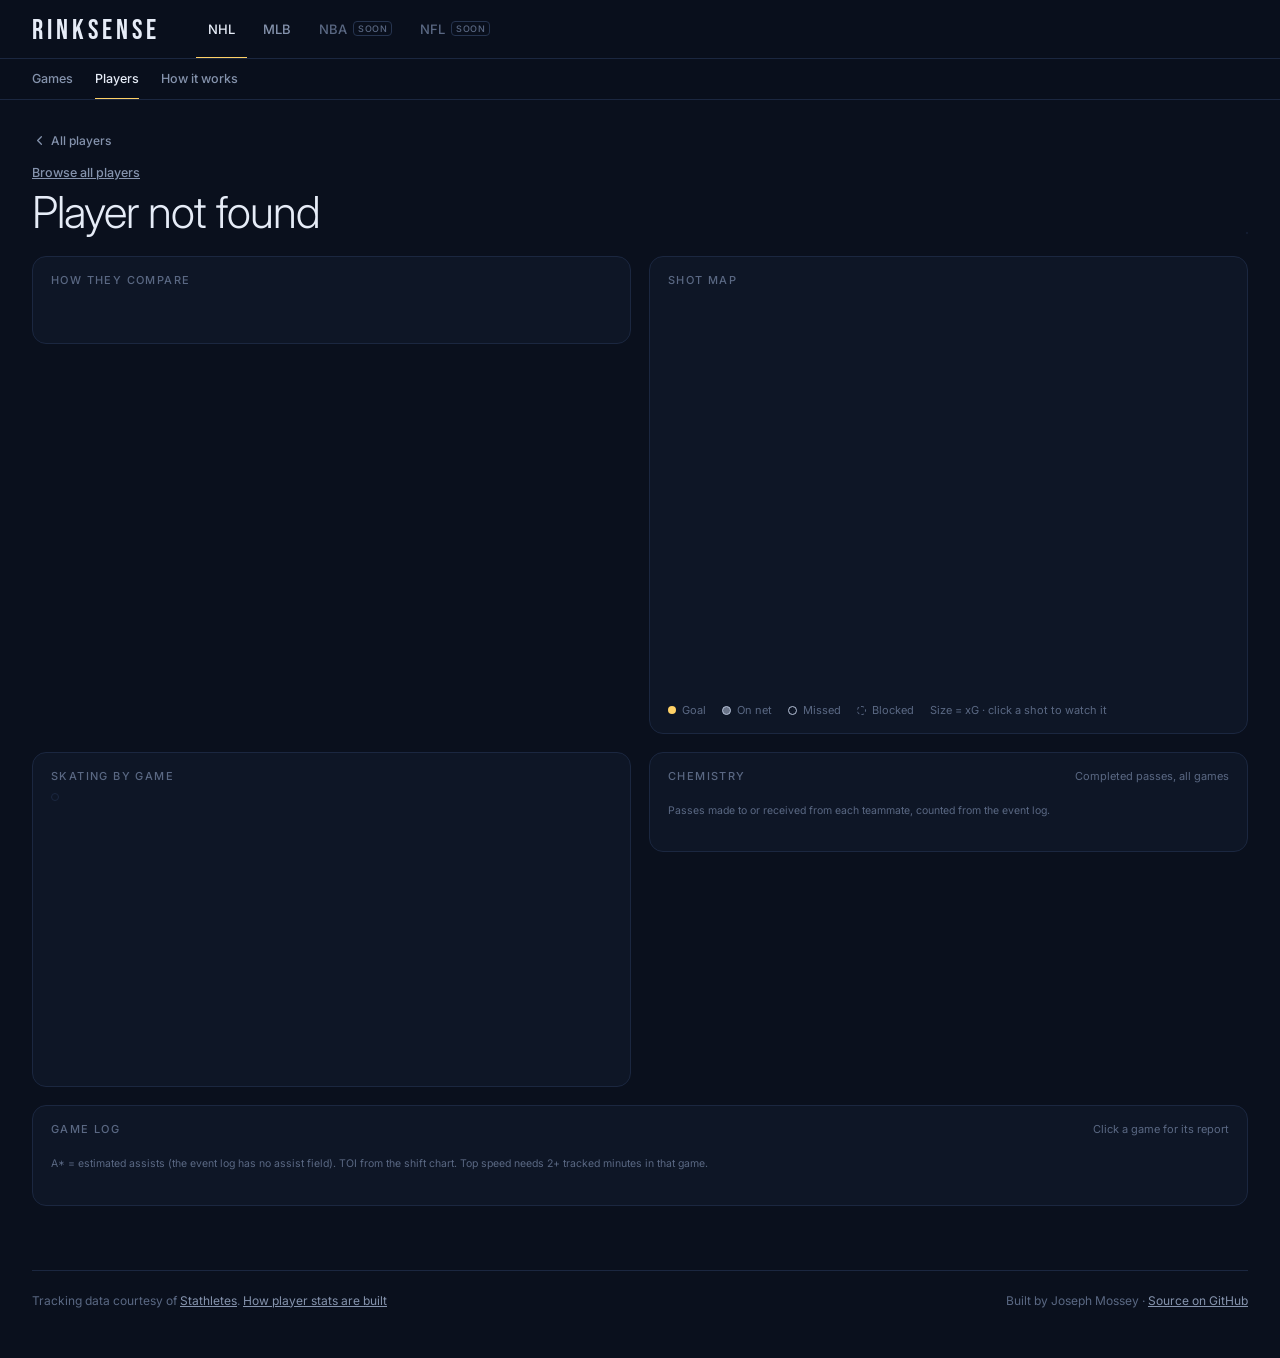
<file: player.html>
<!doctype html>
<html lang="en">
<head>
<meta charset="utf-8">
<meta name="viewport" content="width=device-width, initial-scale=1">
<title>Player · RINKSENSE</title>
<meta name="description" content="One skater across every tracked game: season line, percentiles, shot map, skating by game, passing chemistry and game log.">
<link rel="preconnect" href="https://fonts.googleapis.com">
<link rel="preconnect" href="https://fonts.gstatic.com" crossorigin>
<link href="https://fonts.googleapis.com/css2?family=Bebas+Neue&family=Inter:wght@300;400;500;600;700&display=swap" rel="stylesheet">
<link rel="stylesheet" href="styles.css">
<link rel="stylesheet" href="players.css">
</head>
<body>
<nav class="sitenav">
  <div class="navin">
    <a class="brand" href="index.html">RINKSENSE</a>
    <div class="sports">
      <a class="sport on" href="index.html">NHL</a>
      <a class="sport" href="mlb/index.html">MLB</a>
      <span class="sport soon">NBA<em>Soon</em></span>
      <span class="sport soon">NFL<em>Soon</em></span>
    </div>
  </div>
  <div class="subnav" aria-label="NHL sections"><div class="subin"><a class="subtab" href="index.html">Games</a><a class="subtab on" href="players.html">Players</a><a class="subtab" href="methods.html">How it works</a></div></div>
</nav>

<main class="wrap pdetail">
  <header class="ghead">
    <a class="back" href="players.html"><svg viewBox="0 0 24 24" aria-hidden="true"><path d="M15 6l-6 6 6 6"/></svg>All players</a>
    <div class="pdtop">
      <div>
        <div class="glive" id="pdMeta"></div>
        <h1 class="pdname" id="pdName">Player</h1>
      </div>
      <div class="gstats pdline" id="pdLine"></div>
    </div>
  </header>

  <div class="pdgrid" id="pdBody">
    <section class="card rsec" id="secCompare">
      <div class="chead"><span class="ctitle">How they compare</span><span class="csub" id="cmpSub"></span></div>
      <p class="callout" id="callout"></p>
      <div class="pctl" id="pctl"></div>
      <p class="foot" id="pctNote"></p>
    </section>

    <section class="card rsec" id="secShots">
      <div class="chead"><span class="ctitle">Shot map</span><span class="csub" id="shotSub"></span></div>
      <div class="shotwrap"><svg id="shotSvg" viewBox="0 0 440 380" role="img" aria-label="Map of this player's shots"></svg></div>
      <div class="maplegend shotlegend"><span><i class="mdot"></i>Goal</span><span><i class="sdot on"></i>On net</span><span><i class="sdot miss"></i>Missed</span><span><i class="sdot blk"></i>Blocked</span><span>Size = xG · click a shot to watch it</span></div>
    </section>

    <section class="card rsec" id="secSkate">
      <div class="chead"><span class="ctitle">Skating by game</span><span class="csub" id="skSub"></span></div>
      <div class="mvtools"><div class="segmented" role="group" aria-label="Skating stat" id="skPick"></div></div>
      <div class="skwrap"><svg id="skSvg" viewBox="0 0 520 210" role="img" aria-label="Skating stat by game"></svg></div>
      <p class="foot" id="skNote"></p>
    </section>

    <section class="card rsec" id="secMates">
      <div class="chead"><span class="ctitle">Chemistry</span><span class="csub">Completed passes, all games</span></div>
      <ol class="mates" id="mates"></ol>
      <p class="foot">Passes made to or received from each teammate, counted from the event log.</p>
    </section>

    <section class="card rsec wide" id="secLog">
      <div class="chead"><span class="ctitle">Game log</span><span class="csub">Click a game for its report</span></div>
      <div class="tablescroll"><table class="pltable logtable" id="logTable"></table></div>
      <p class="foot">A* = estimated assists (the event log has no assist field). TOI from the shift chart. Top speed needs 2+ tracked minutes in that game.</p>
    </section>
  </div>

  <footer class="sitefoot">
    <span>Tracking data courtesy of <a href="https://github.com/bigdatacup/Big-Data-Cup-2026" target="_blank" rel="noopener">Stathletes</a>. <a href="methods.html#players">How player stats are built</a></span>
    <span>Built by Joseph Mossey · <a href="https://github.com/JosephMossey/rinksense" target="_blank" rel="noopener">Source on GitHub</a></span>
  </footer>
</main>

<script src="data/players.js"></script>
<script src="players-common.js"></script>
<script src="player-page.js"></script>
</body>
</html>
</file>
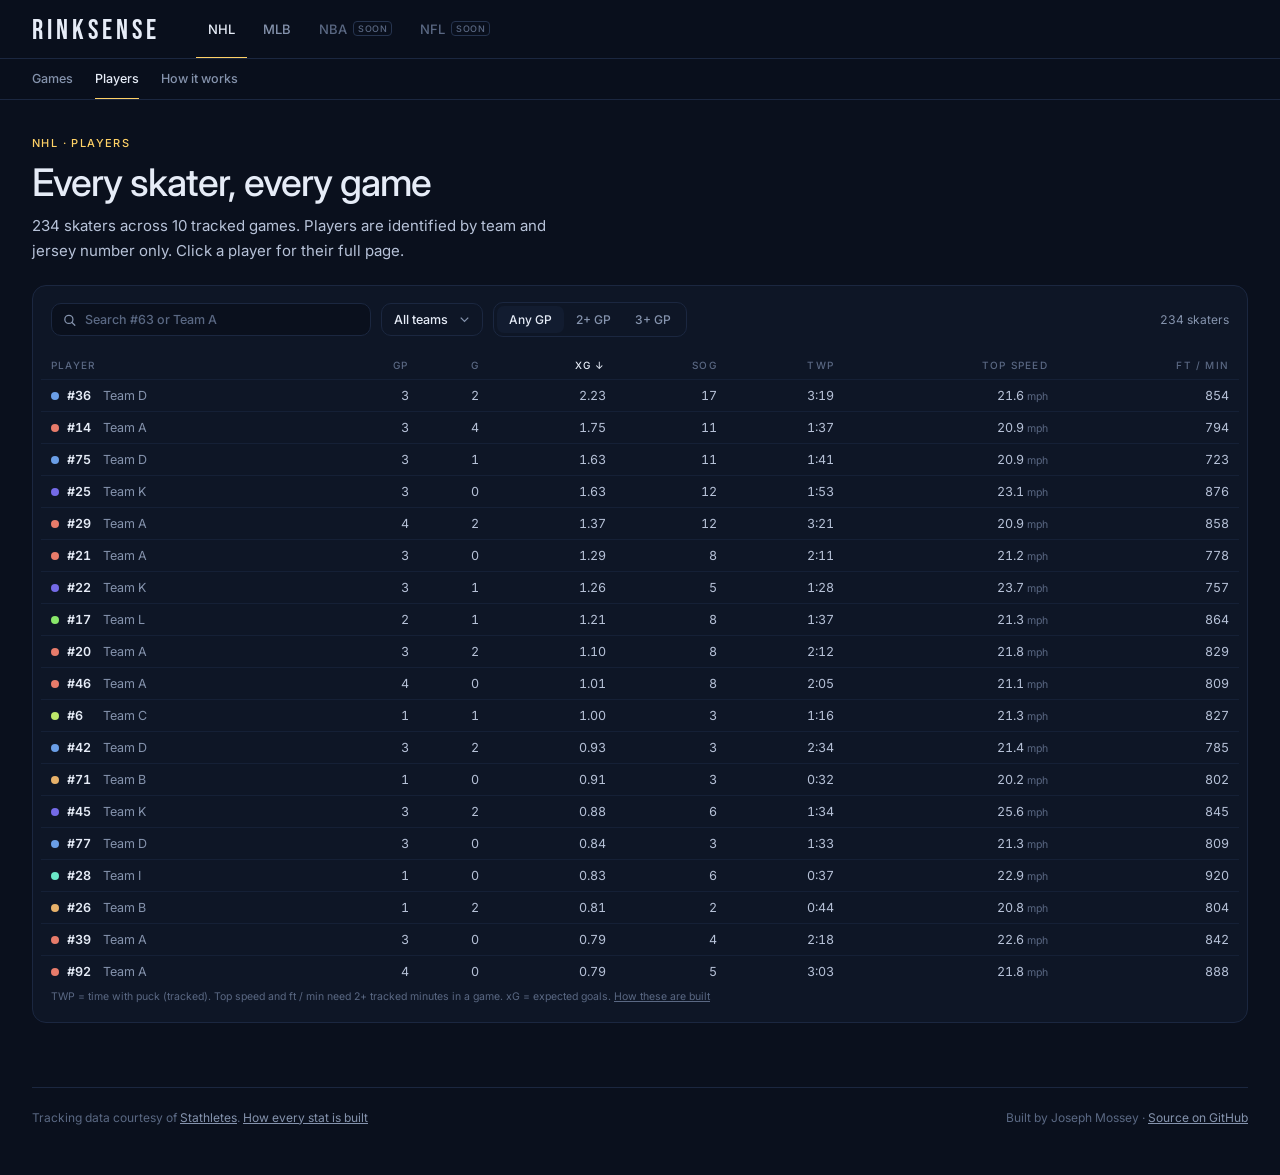
<file: players.html>
<!doctype html>
<html lang="en">
<head>
<meta charset="utf-8">
<meta name="viewport" content="width=device-width, initial-scale=1">
<title>Players · RINKSENSE</title>
<meta name="description" content="Every skater across all ten tracked games: goals, expected goals, shots, time with puck, top speed and skating distance.">
<link rel="preconnect" href="https://fonts.googleapis.com">
<link rel="preconnect" href="https://fonts.gstatic.com" crossorigin>
<link href="https://fonts.googleapis.com/css2?family=Bebas+Neue&family=Inter:wght@300;400;500;600;700&display=swap" rel="stylesheet">
<link rel="stylesheet" href="styles.css">
<link rel="stylesheet" href="players.css">
</head>
<body>
<nav class="sitenav">
  <div class="navin">
    <a class="brand" href="index.html">RINKSENSE</a>
    <div class="sports">
      <a class="sport on" href="index.html">NHL</a>
      <a class="sport" href="mlb/index.html">MLB</a>
      <span class="sport soon">NBA<em>Soon</em></span>
      <span class="sport soon">NFL<em>Soon</em></span>
    </div>
  </div>
  <div class="subnav" aria-label="NHL sections"><div class="subin"><a class="subtab" href="index.html">Games</a><a class="subtab on" href="players.html" aria-current="page">Players</a><a class="subtab" href="methods.html">How it works</a></div></div>
</nav>

<main class="wrap plist">
  <header class="phero">
    <div class="eyebrow">NHL · Players</div>
    <h1 class="ptitle1">Every skater, every game</h1>
    <p class="lede" id="plLede">Season numbers for each skater across the ten tracked games. Players are identified by team and jersey number only. Click a player for their full page.</p>
  </header>

  <section class="card">
    <div class="pltools">
      <label class="search">
        <span class="sr">Search players</span>
        <svg viewBox="0 0 24 24" aria-hidden="true"><circle cx="11" cy="11" r="6.5"/><path d="M16 16l4.5 4.5"/></svg>
        <input id="plSearch" type="search" placeholder="Search #63 or Team A" autocomplete="off">
      </label>
      <label class="selectwrap">
        <span class="sr">Filter by team</span>
        <select id="plTeam"><option value="">All teams</option></select>
      </label>
      <div class="segmented" role="group" aria-label="Minimum games played" id="plGp">
        <button data-v="1" class="on">Any GP</button>
        <button data-v="2">2+ GP</button>
        <button data-v="3">3+ GP</button>
      </div>
      <span class="plcount" id="plCount" role="status"></span>
    </div>
    <div class="tablescroll pltable-wrap">
      <table class="pltable" id="plTable"></table>
    </div>
    <p class="foot">TWP = time with puck (tracked). Top speed and ft / min need 2+ tracked minutes in a game. xG = expected goals. <a href="methods.html#players">How these are built</a></p>
  </section>

  <footer class="sitefoot">
    <span>Tracking data courtesy of <a href="https://github.com/bigdatacup/Big-Data-Cup-2026" target="_blank" rel="noopener">Stathletes</a>. <a href="methods.html">How every stat is built</a></span>
    <span>Built by Joseph Mossey · <a href="https://github.com/JosephMossey/rinksense" target="_blank" rel="noopener">Source on GitHub</a></span>
  </footer>
</main>

<script src="data/players.js"></script>
<script src="players-common.js"></script>
<script src="players-page.js"></script>
</body>
</html>
</file>
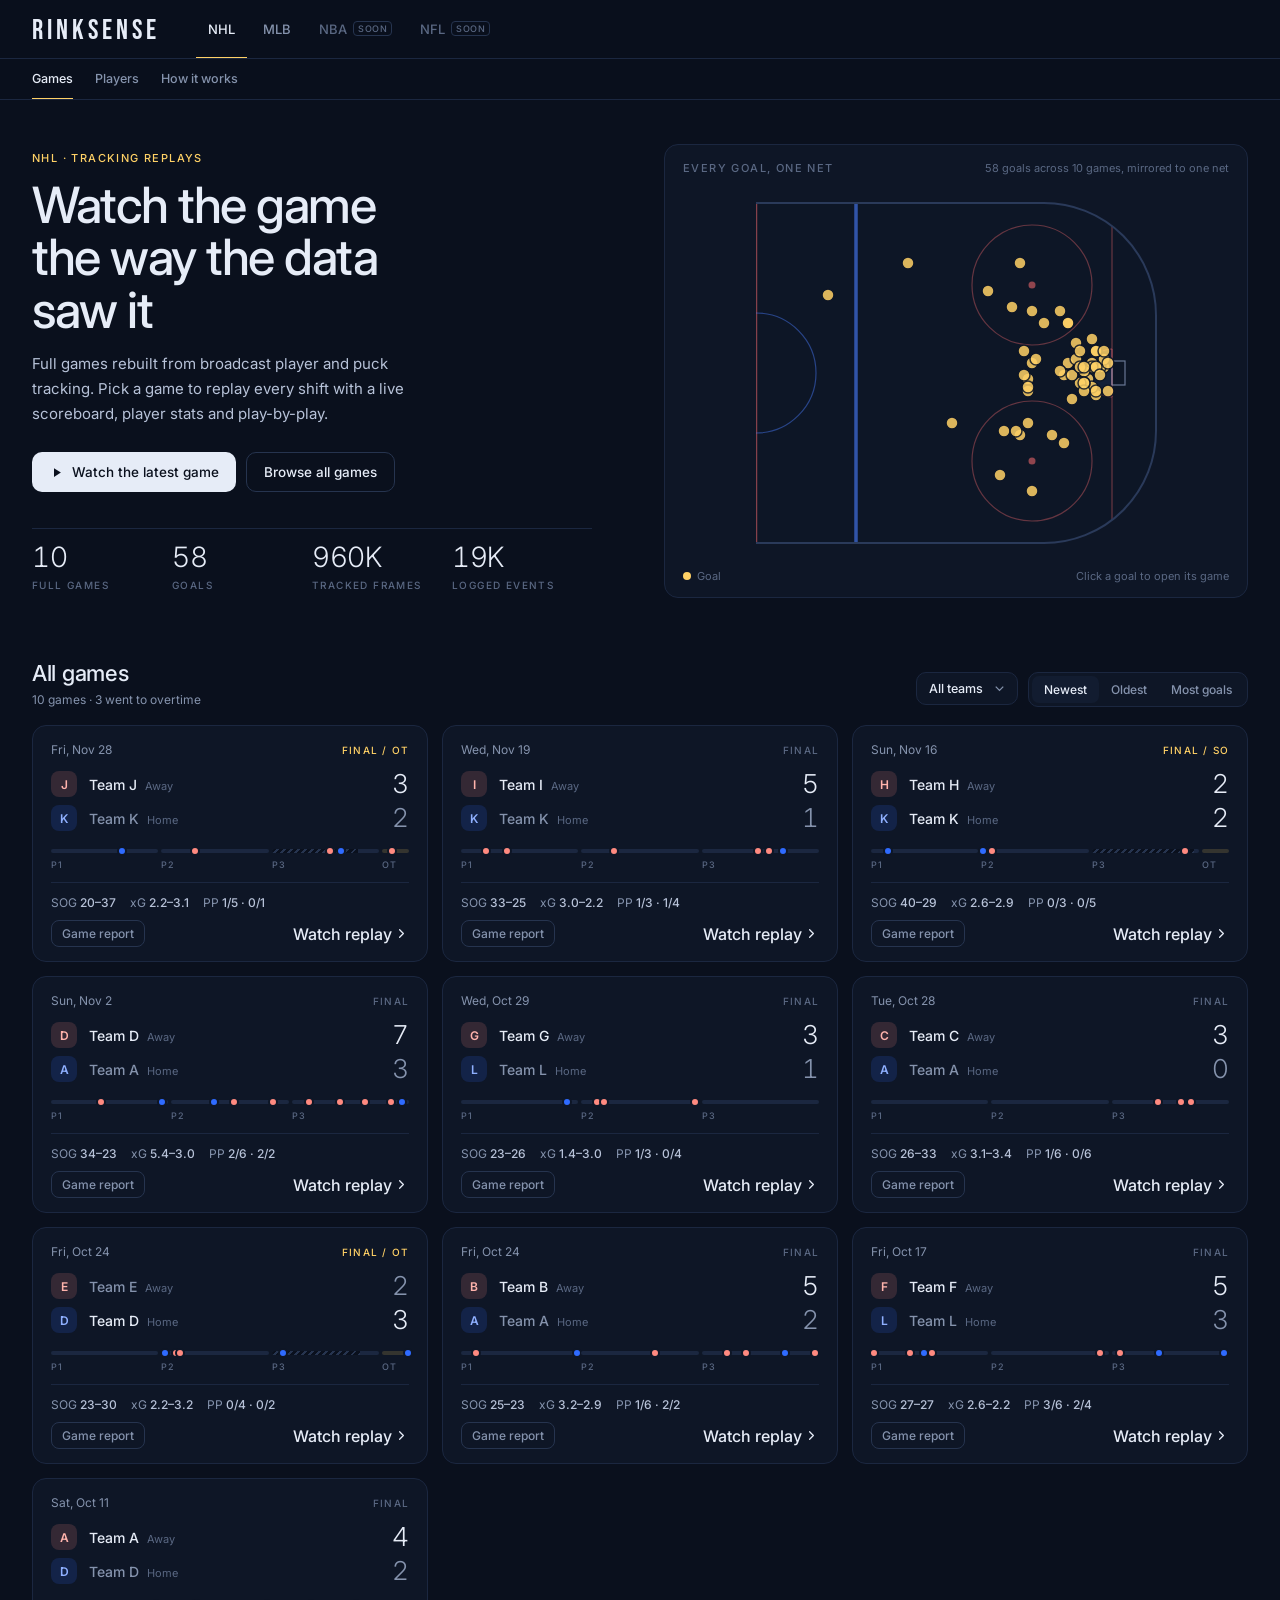
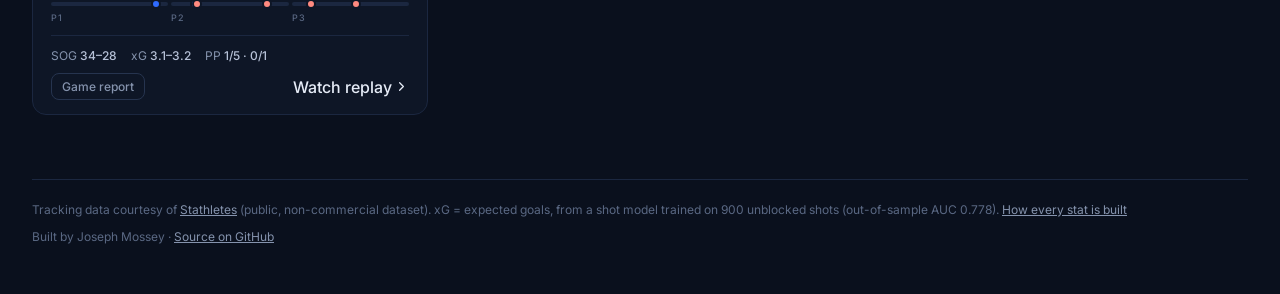
<file: report.html>
<!doctype html>
<html lang="en">
<head>
<meta charset="utf-8">
<meta name="viewport" content="width=device-width, initial-scale=1">
<title>Game Report · RINKSENSE</title>
<meta name="description" content="Full-game report: win probability and turning points, skating and movement, team shape, pass networks and a share card.">
<link rel="preconnect" href="https://fonts.googleapis.com">
<link rel="preconnect" href="https://fonts.gstatic.com" crossorigin>
<link href="https://fonts.googleapis.com/css2?family=Bebas+Neue&family=Inter:wght@300;400;500;600;700&display=swap" rel="stylesheet">
<link rel="stylesheet" href="styles.css">
<link rel="stylesheet" href="report.css">
</head>
<body>
<nav class="sitenav">
  <div class="navin">
    <a class="brand" href="index.html">RINKSENSE</a>
    <div class="sports">
      <a class="sport on" href="index.html">NHL</a>
      <a class="sport" href="mlb/index.html">MLB</a>
      <span class="sport soon">NBA<em>Soon</em></span>
      <span class="sport soon">NFL<em>Soon</em></span>
    </div>
  </div>
  <div class="subnav" aria-label="NHL sections"><div class="subin"><a class="subtab on" href="index.html">Games</a><a class="subtab" href="players.html">Players</a><a class="subtab" href="methods.html">How it works</a></div></div>
</nav>

<div class="wrap report">
  <header class="ghead">
    <div class="crumbs">
      <a class="back" href="index.html"><svg viewBox="0 0 24 24" aria-hidden="true"><path d="M15 6l-6 6 6 6"/></svg>All NHL games</a>
      <a class="back" id="replayLink" href="#"><svg viewBox="0 0 24 24" aria-hidden="true"><path class="play" d="M8 5v14l11-7z"/></svg>Watch the replay</a>
    </div>
    <div class="rtop">
      <div>
        <div class="glive"><span id="rStatus">Final</span><span class="sep">·</span><span id="rDate"></span></div>
        <div class="gline">
          <span class="tside"><i class="tdot a"></i><span id="rAway">Away</span></span>
          <span class="sc" id="rScoreA">0</span><span class="dash">–</span><span class="sc" id="rScoreH">0</span>
          <span class="tside"><span id="rHome">Home</span><i class="tdot d"></i></span>
        </div>
        <h1 class="rheadline" id="rHeadline">Game report</h1>
      </div>
      <p class="spoiler">Full-game report. It includes the final result; the replay never does.</p>
    </div>
  </header>

  <section class="card rsec" id="secWp">
    <div class="chead"><span class="ctitle">Win probability</span><span class="csub" id="wpNow"></span></div>
    <div class="wpwrap">
      <svg id="wpChart" viewBox="0 0 900 240" role="img" aria-label="Win probability over the game"></svg>
      <div class="wptip" id="wpTip"></div>
    </div>
    <div class="wplegend"><span><i class="dot d"></i><b id="wpHomeName">Home</b> wins (top)</span><span><i class="dot a"></i><b id="wpAwayName">Away</b> wins (bottom)</span><span><i class="swatch pp"></i>Power play</span><span class="mlink"><a href="methods.html#win-probability">How it works</a></span></div>
    <div class="chead sub"><span class="ctitle">Turning points</span><span class="csub">The three biggest swings</span></div>
    <ol class="turning" id="turning"></ol>
  </section>

  <section class="card rsec">
    <div class="chead"><span class="ctitle">Team comparison</span><span class="csub">Away · Home</span></div>
    <div class="cmp" id="compare"></div>
  </section>

  <section class="card rsec" id="secMove">
    <div class="chead"><span class="ctitle">Skating and movement</span><span class="csub">Per tracked minute · click a player</span></div>
    <div class="mvtools">
      <div class="segmented" role="group" aria-label="Team" id="mvTeam"></div>
      <span class="mvnote">Players are measured only while the broadcast camera sees them. Minimum 2 tracked minutes.</span>
    </div>
    <div class="mvgrid">
      <div class="tablescroll">
        <table class="mvtable" id="mvTable"></table>
      </div>
      <aside class="profile" id="profile" aria-live="polite"></aside>
    </div>
  </section>

  <section class="card rsec" id="secPass">
    <div class="chead"><span class="ctitle">Pass network</span><span class="csub">Completed passes · attacking left to right</span></div>
    <div class="mvtools">
      <div class="segmented" role="group" aria-label="Team" id="pnTeam"></div>
      <div class="segmented" role="group" aria-label="Period" id="pnPer"></div>
    </div>
    <div class="pngrid">
      <svg id="pnChart" viewBox="0 0 840 380" role="img" aria-label="Pass network"></svg>
      <div class="pnside"><div class="ctitle" id="pnTopTitle">Top connections</div><ol id="pnTop"></ol><p class="pnnote">Hover or tap a player to see who they pass with. Dot size = passes made or received. Line width = passes between the two players. Positions are where those passes happened, on average.</p></div>
    </div>
  </section>

  <section class="card rsec" id="secShare">
    <div class="chead"><span class="ctitle">Share card</span><span class="csub">1200 × 630, sized for X, LinkedIn and texts</span></div>
    <div class="sharegrid">
      <canvas id="shareCanvas" width="1200" height="630" aria-label="Share card image"></canvas>
      <div class="shareside">
        <p class="sharecopy" id="shareText"></p>
        <div class="sharebtns">
          <button class="btn primary" id="dlCard" type="button">Download image</button>
          <button class="btn ghost" id="copyLink" type="button">Copy report link</button>
        </div>
        <p class="sharestatus" id="shareStatus" role="status"></p>
      </div>
    </div>
  </section>

  <footer class="sitefoot">
    <span>Tracking data courtesy of <a href="https://github.com/bigdatacup/Big-Data-Cup-2026" target="_blank" rel="noopener">Stathletes</a>. <a href="methods.html">How every stat is built</a></span>
    <span>Built by Joseph Mossey · <a href="https://github.com/JosephMossey/rinksense" target="_blank" rel="noopener">Source on GitHub</a></span>
  </footer>
</div>

<script src="report-page.js"></script>
</body>
</html>
</file>
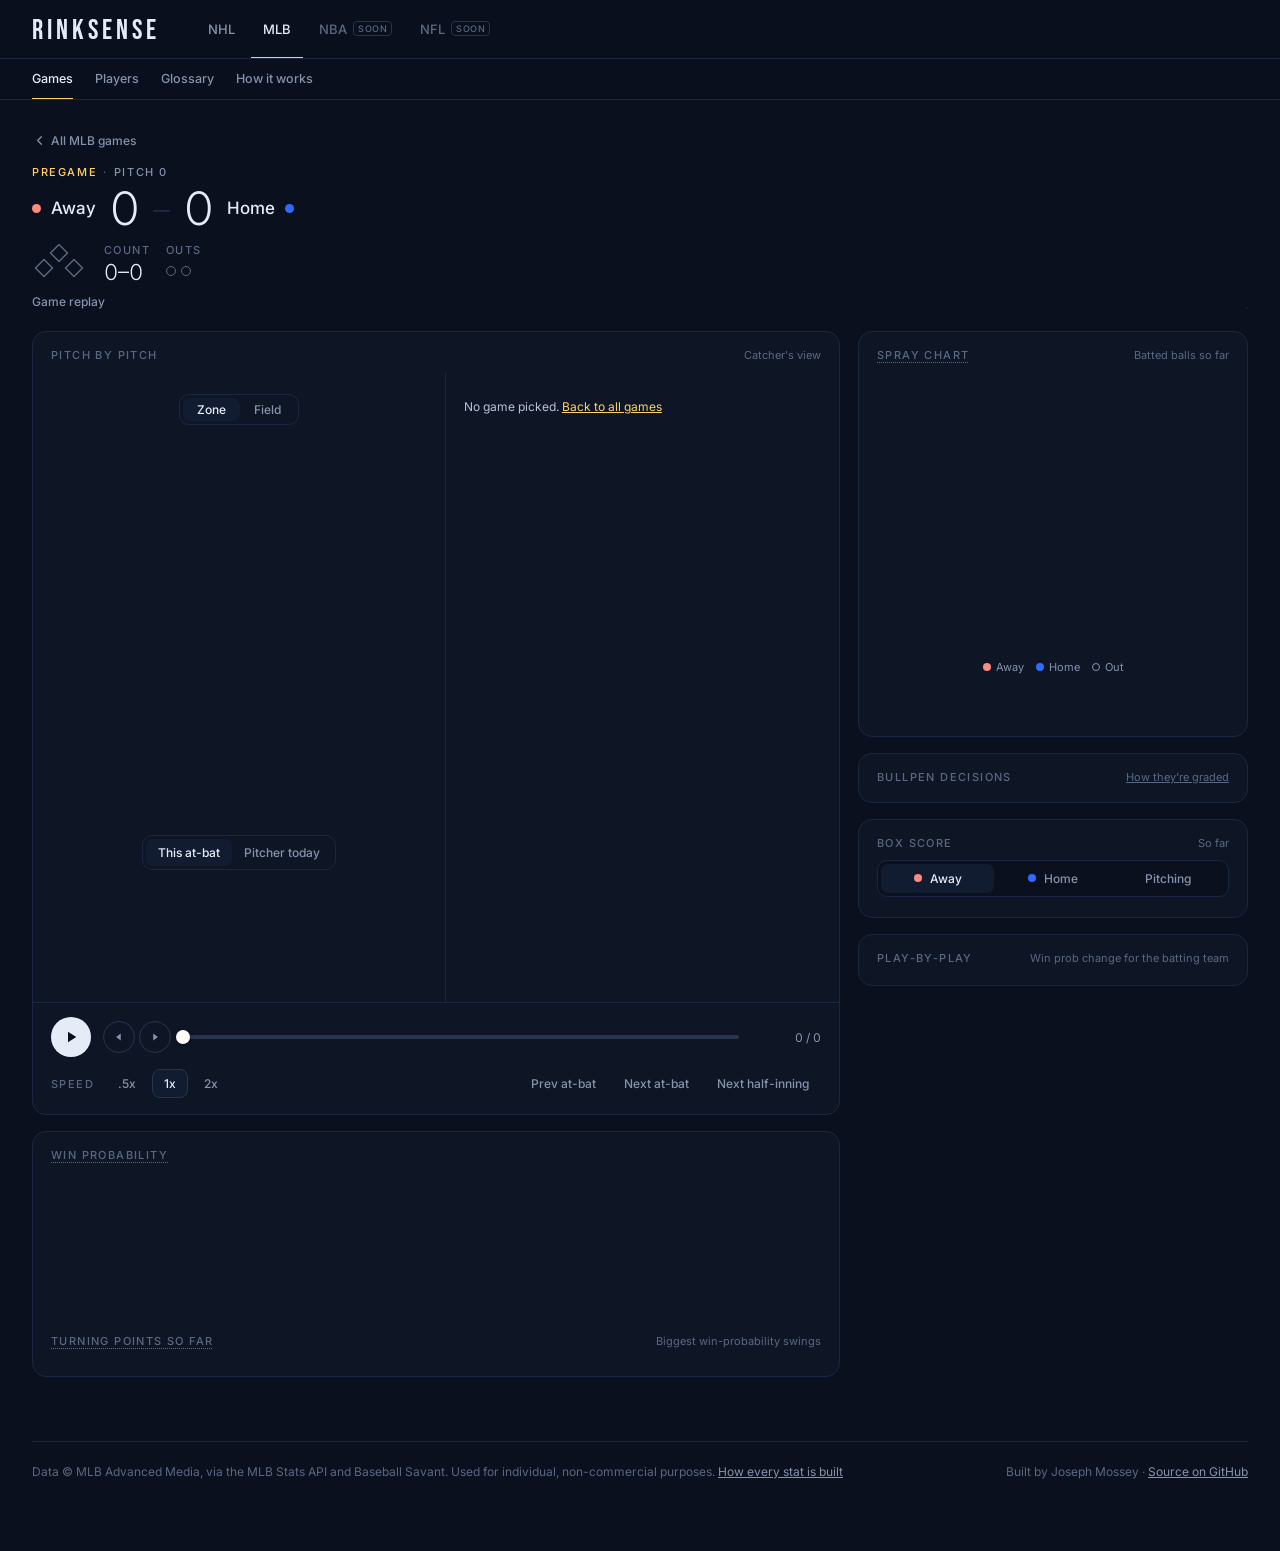
<file: mlb/game.html>
<!doctype html>
<html lang="en">
<head>
<meta charset="utf-8">
<meta name="viewport" content="width=device-width, initial-scale=1">
<title>MLB Replay · RINKSENSE</title>
<meta name="description" content="Pitch-by-pitch replay of a 2026 MLB postseason game: live win probability, Stuff+, tunnels, xwOBA and graded bullpen decisions.">
<link rel="preconnect" href="https://fonts.googleapis.com">
<link rel="preconnect" href="https://fonts.gstatic.com" crossorigin>
<link href="https://fonts.googleapis.com/css2?family=Bebas+Neue&family=Inter:wght@300;400;500;600;700&display=swap" rel="stylesheet">
<link rel="stylesheet" href="../styles.css">
<link rel="stylesheet" href="mlb.css">
</head>
<body>
<nav class="sitenav">
  <div class="navin">
    <a class="brand" href="../index.html">RINKSENSE</a>
    <div class="sports">
      <a class="sport" href="../index.html">NHL</a>
      <a class="sport on" href="index.html">MLB</a>
      <span class="sport soon">NBA<em>Soon</em></span>
      <span class="sport soon">NFL<em>Soon</em></span>
    </div>
  </div>
  <div class="subnav" aria-label="MLB sections"><div class="subin"><a class="subtab on" href="index.html">Games</a><a class="subtab" href="players.html">Players</a><a class="subtab" href="glossary.html">Glossary</a><a class="subtab" href="methods.html">How it works</a></div></div>
</nav>

<div class="wrap">
  <header class="ghead mlbhead">
    <a class="back" href="index.html"><svg viewBox="0 0 24 24" aria-hidden="true"><path d="M15 6l-6 6 6 6"/></svg>All MLB games</a>
    <div class="ghtop">
      <div class="gscore">
        <div class="glive"><span id="innLabel" class="inn">Pregame</span><span class="sep">·</span><span id="pitchLabel">Pitch 0</span></div>
        <div class="gline" aria-live="polite">
          <span class="tside"><i class="tdot a"></i><span id="awayName">Away</span></span>
          <span class="sc" id="scoreA">0</span><span class="dash">–</span><span class="sc" id="scoreH">0</span>
          <span class="tside"><span id="homeName">Home</span><i class="tdot d"></i></span>
        </div>
        <div class="bsoboard">
          <svg class="bases" viewBox="0 0 54 40" aria-label="Runners on base" role="img">
            <rect id="b2" x="21" y="3" width="12" height="12" transform="rotate(45 27 9)"/>
            <rect id="b3" x="6" y="18" width="12" height="12" transform="rotate(45 12 24)"/>
            <rect id="b1" x="36" y="18" width="12" height="12" transform="rotate(45 42 24)"/>
          </svg>
          <div class="cntbox">
            <div><span class="gl">Count</span><span class="cnt" id="count">0–0</span></div>
            <div><span class="gl">Outs</span><div class="outs" id="outs"><i></i><i></i></div></div>
          </div>
        </div>
        <div class="gmeta"><h1 id="matchup">Game replay</h1><span id="gameinfo"></span></div>
      </div>
      <div class="linescore" id="linescore"></div>
    </div>
  </header>

  <div class="mgrid">
    <div class="left">
      <section class="card">
        <div class="chead"><span class="ctitle">Pitch by pitch</span><span class="csub" id="zoneSub">Catcher's view</span></div>
        <div class="stagecols">
          <div class="zonebox">
            <div class="matchup" id="matchupLine"></div>
            <div class="segmented stagetoggle" role="group" aria-label="Zone or field view">
              <button data-sv="zone" class="on">Zone</button><button data-sv="field">Field</button>
            </div>
            <svg id="zone" viewBox="0 0 300 330" role="img" aria-label="Strike zone with pitch locations"></svg>
            <svg id="fieldSvg" viewBox="12 18 226 190" role="img" aria-label="Field with runners and the ball in play" style="display:none"></svg>
            <div class="segmented" id="zvRow" role="group" aria-label="Pitches shown" style="width:max-content;margin:8px auto 0">
              <button data-zv="pa" class="on">This at-bat</button><button data-zv="pit">Pitcher today</button>
            </div>
            <div class="ptlegend" id="ptLegend"></div>
            <div class="playpop" id="playPop" aria-live="polite"></div>
          </div>
          <div class="pitchcard" id="pitchCard"></div>
        </div>
        <div class="playback" style="padding:14px 18px 16px;border-top:1px solid var(--line)">
          <div class="prow">
            <button class="playbtn" id="playBtn" aria-label="Play"><svg viewBox="0 0 24 24" id="playIcon"><path d="M8 5v14l11-7z"/></svg></button>
            <div class="prevnext">
              <button class="iconbtn" id="prevBtn" aria-label="Previous pitch"><svg viewBox="0 0 24 24"><path d="M15 6l-8 6 8 6z"/></svg></button>
              <button class="iconbtn" id="nextBtn" aria-label="Next pitch"><svg viewBox="0 0 24 24"><path d="M9 6l8 6-8 6z"/></svg></button>
            </div>
            <div class="scrub" id="scrub" role="slider" aria-label="Replay position" tabindex="0">
              <div class="track"><div class="fill" id="fill"></div></div>
              <div class="ticks" id="ticks"></div>
              <div class="knob" id="knob"></div>
            </div>
            <span class="left-time" id="stepLabel">0 / 0</span>
          </div>
          <div class="prow2">
            <div class="seg"><span class="slabel">Speed</span>
              <button class="pill" data-speed="0.5">.5x</button><button class="pill on" data-speed="1">1x</button><button class="pill" data-speed="2">2x</button>
            </div>
            <div class="seg">
              <button class="pill" id="prevPA">Prev at-bat</button>
              <button class="pill" id="nextPA">Next at-bat</button>
              <button class="pill" id="nextHalf">Next half-inning</button>
            </div>
          </div>
        </div>
      </section>

      <section class="card wpcard">
        <div class="chead"><span class="ctitle">Win probability</span><span class="wpnow" id="wpNow"></span></div>
        <div class="wpbox"><svg id="wpSvg" viewBox="0 0 800 150" preserveAspectRatio="none" role="img" aria-label="Win probability so far"></svg><div class="wplabels" id="wpLabels"></div></div>
        <div class="chead sub" style="padding-top:12px"><span class="ctitle">Turning points so far</span><span class="csub">Biggest win-probability swings</span></div>
        <ul class="tplist" id="tpList"></ul>
      </section>
    </div>

    <div class="right">
      <section class="card">
        <div class="chead"><span class="ctitle">Spray chart</span><span class="csub">Batted balls so far</span></div>
        <div class="spraybox">
          <svg id="spray" viewBox="12 18 226 190" role="img" aria-label="Spray chart of batted balls"></svg>
          <div class="ptlegend" style="margin:2px 0 10px"><span><i style="background:var(--teamA)"></i><b id="sprA" style="font-weight:400">Away</b></span><span><i style="background:var(--teamD)"></i><b id="sprH" style="font-weight:400">Home</b></span><span><i style="border:1.5px solid var(--muted);background:transparent"></i>Out</span></div>
          <div class="bbline" id="bbLine"></div>
        </div>
      </section>

      <section class="card">
        <div class="chead"><span class="ctitle">Bullpen decisions</span><span class="csub"><a href="methods.html#decisions" style="color:var(--dim)">How they're graded</a></span></div>
        <ul class="declist" id="decList"></ul>
      </section>

      <section class="card stats">
        <div class="chead"><span class="ctitle">Box score</span><span class="csub">So far</span></div>
        <div class="tabs boxtabs" role="tablist">
          <button class="tab on" data-box="away"><i class="dot a"></i><span id="tabA">Away</span></button>
          <button class="tab" data-box="home"><i class="dot d"></i><span id="tabH">Home</span></button>
          <button class="tab" data-box="pit">Pitching</button>
        </div>
        <div class="tablebox"><table id="boxTable"></table></div>
      </section>

      <section class="card pbp">
        <div class="chead"><span class="ctitle">Play-by-play</span><span class="csub">Win prob change for the batting team</span></div>
        <ul id="pbpList"></ul>
      </section>
    </div>
  </div>

  <footer class="sitefoot">
    <span>Data © MLB Advanced Media, via the MLB Stats API and Baseball Savant. Used for individual, non-commercial purposes. <a href="methods.html">How every stat is built</a></span>
    <span>Built by Joseph Mossey · <a href="https://github.com/JosephMossey/rinksense" target="_blank" rel="noopener">Source on GitHub</a></span>
  </footer>
</div>

<script src="common.js"></script>
<script src="app.js"></script>
<script src="glossary-terms.js"></script>
<script src="tips.js"></script>
</body>
</html>
</file>
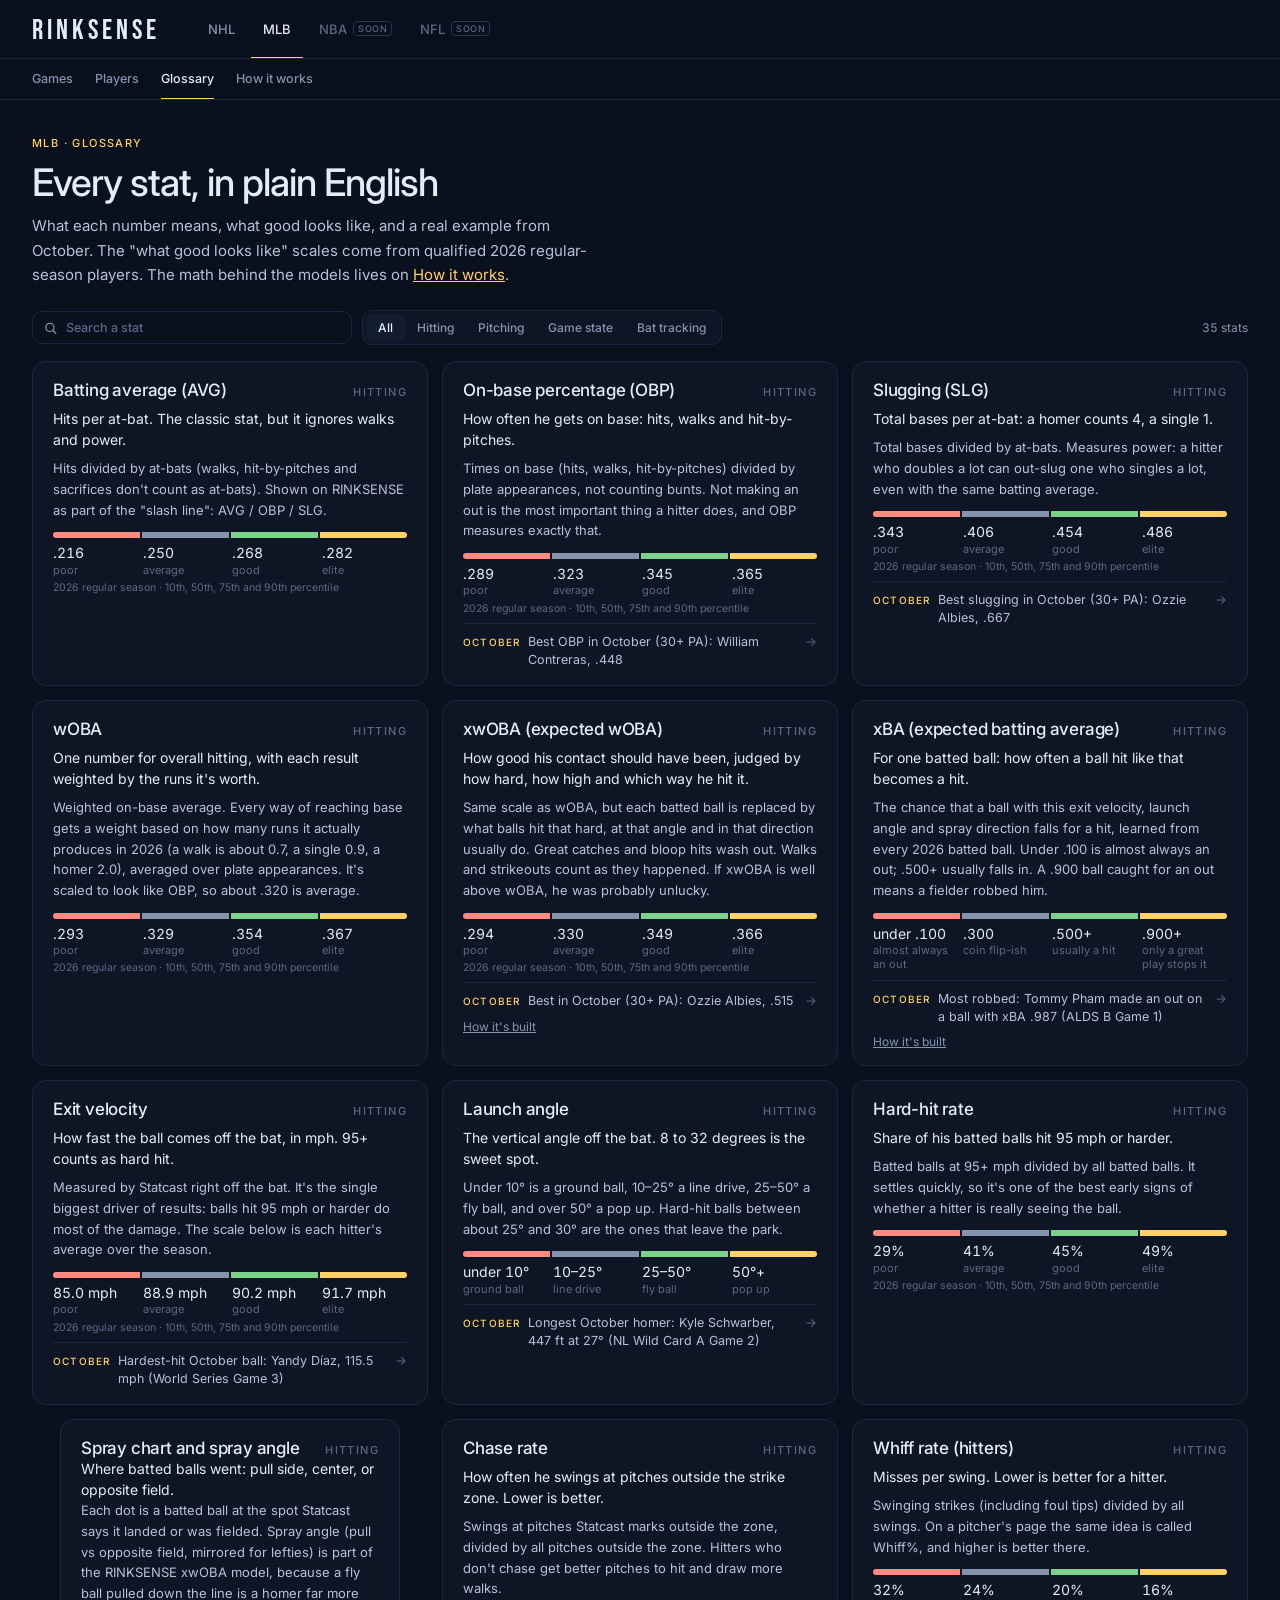
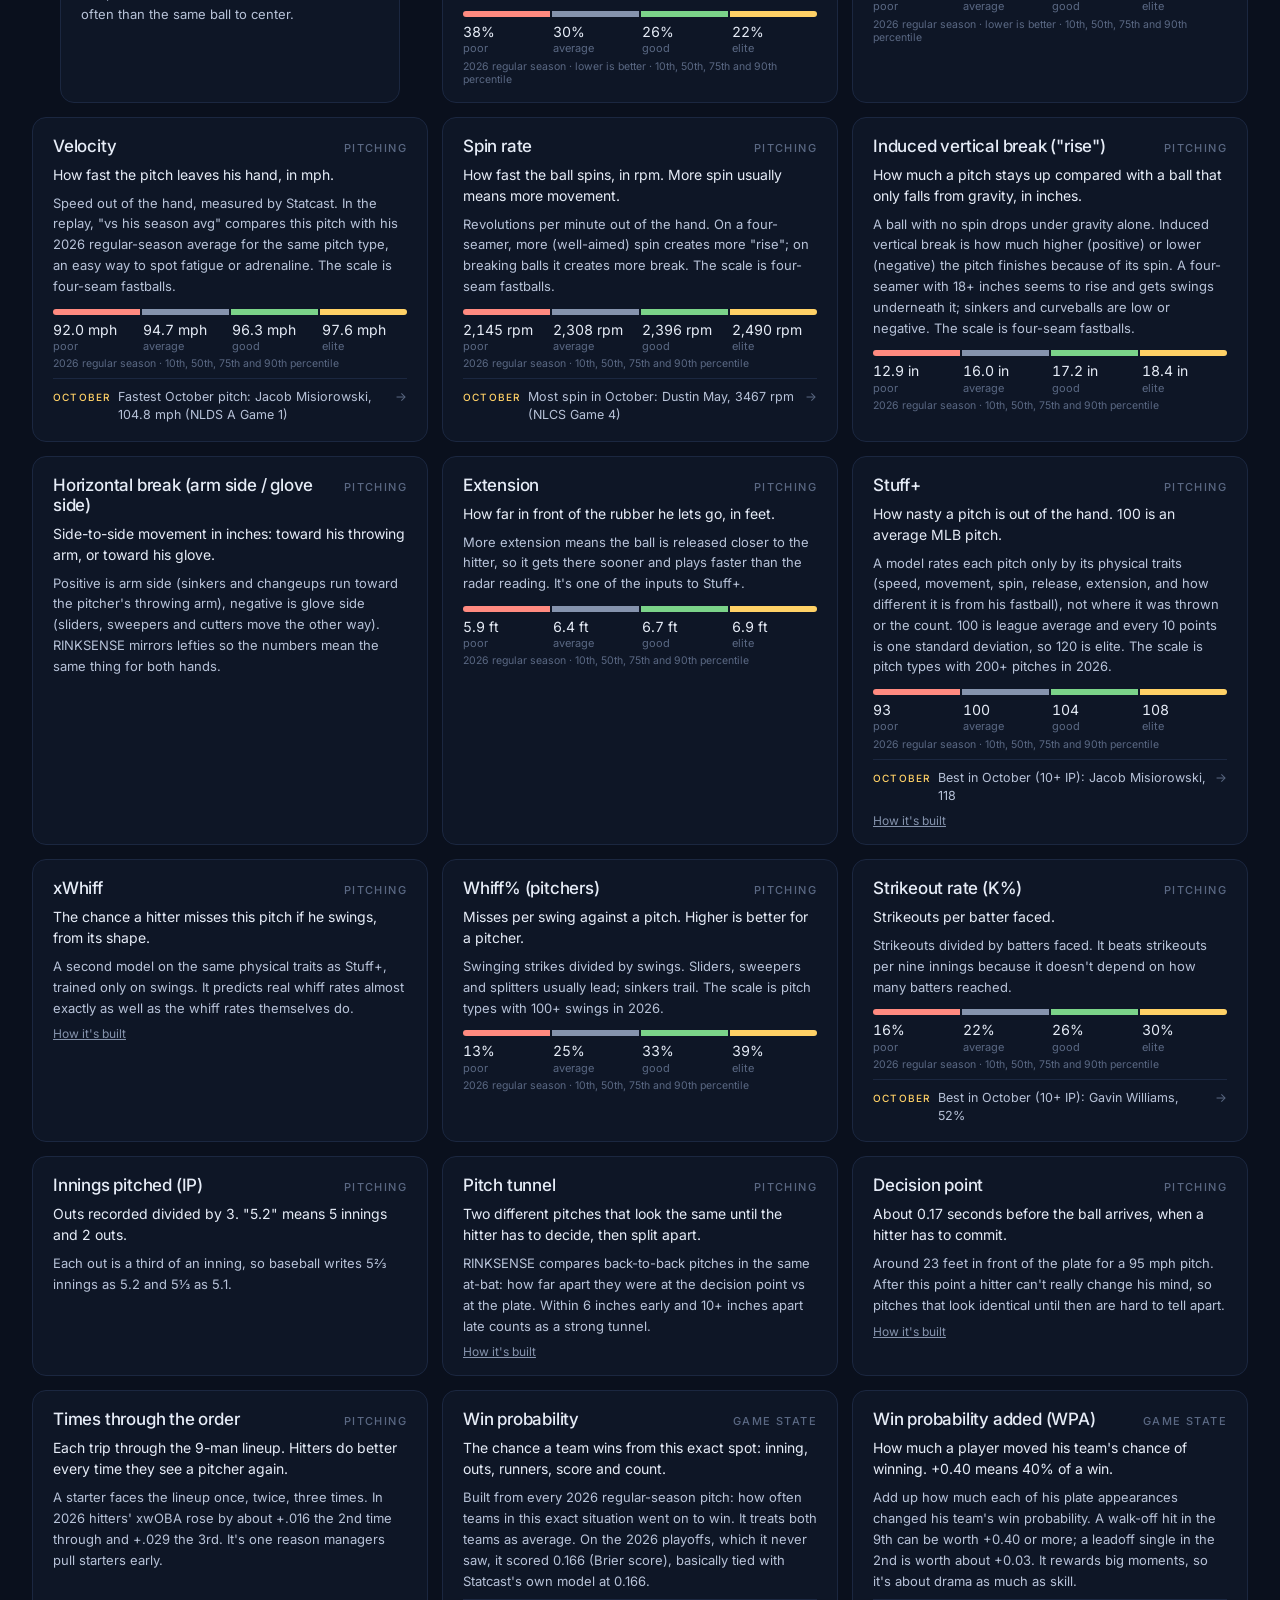
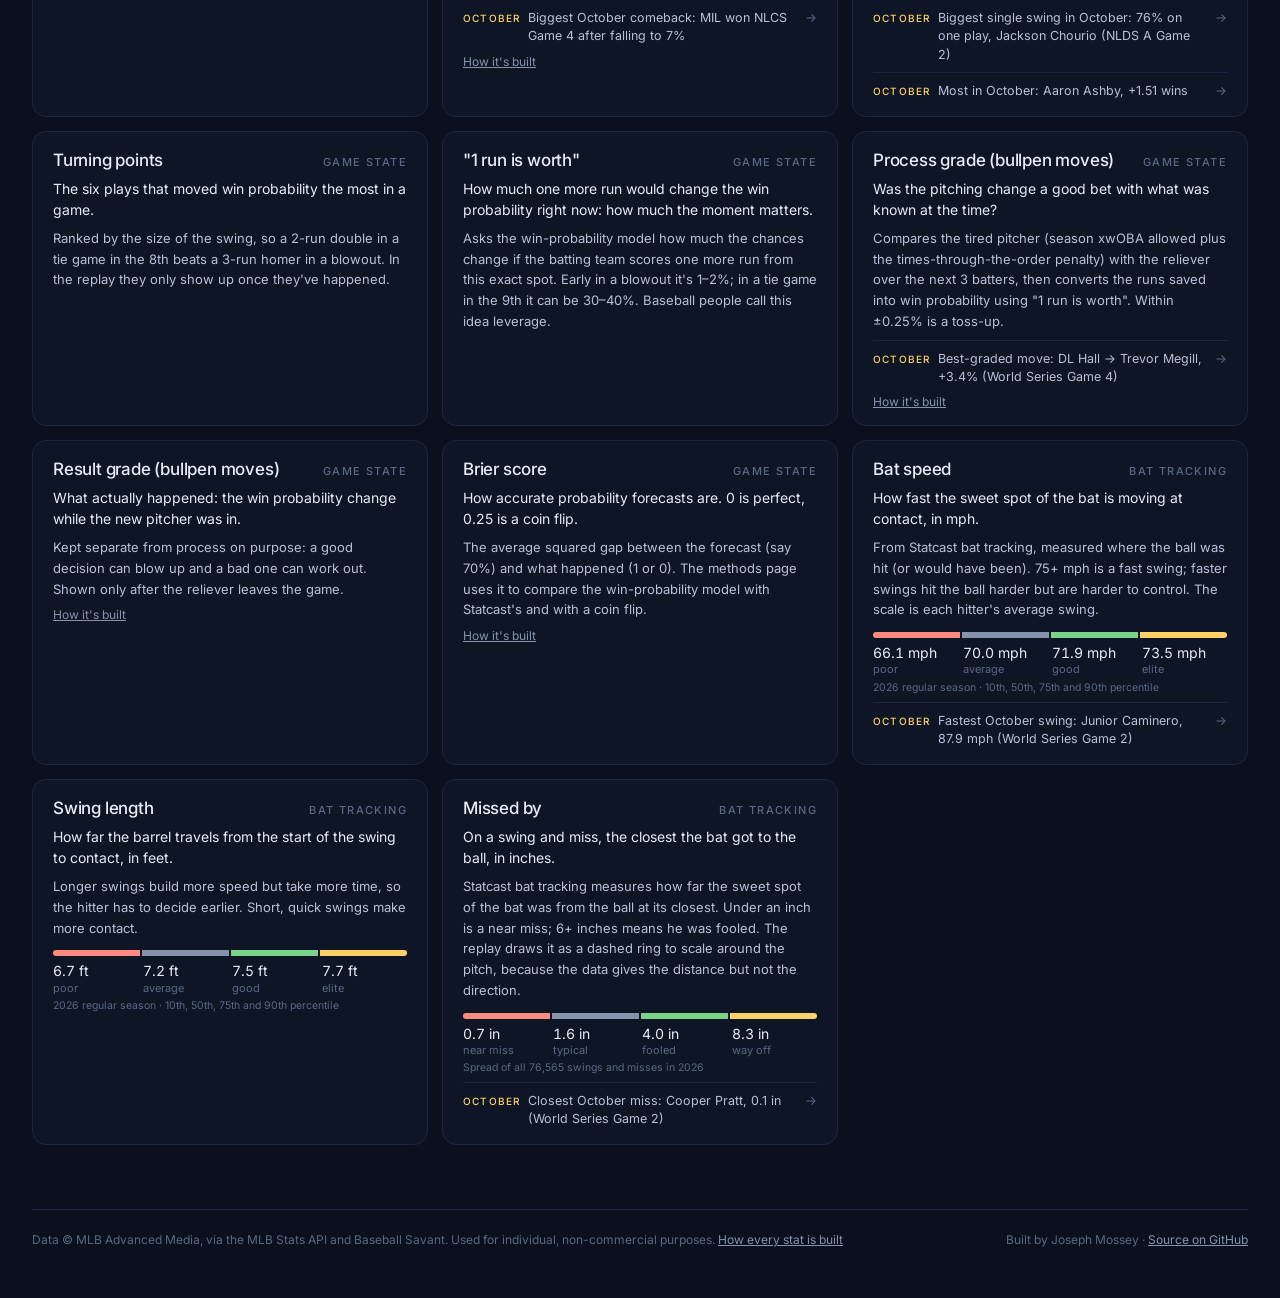
<file: mlb/glossary.html>
<!doctype html>
<html lang="en">
<head>
<meta charset="utf-8">
<meta name="viewport" content="width=device-width, initial-scale=1">
<title>MLB Glossary · RINKSENSE</title>
<meta name="description" content="Every RINKSENSE baseball stat in plain English: what it means, what good looks like in 2026, and a real example from the postseason.">
<link rel="preconnect" href="https://fonts.googleapis.com">
<link rel="preconnect" href="https://fonts.gstatic.com" crossorigin>
<link href="https://fonts.googleapis.com/css2?family=Bebas+Neue&family=Inter:wght@300;400;500;600;700&display=swap" rel="stylesheet">
<link rel="stylesheet" href="../styles.css">
<link rel="stylesheet" href="../players.css">
<link rel="stylesheet" href="mlb.css">
</head>
<body>
<nav class="sitenav">
  <div class="navin">
    <a class="brand" href="../index.html">RINKSENSE</a>
    <div class="sports">
      <a class="sport" href="../index.html">NHL</a>
      <a class="sport on" href="index.html">MLB</a>
      <span class="sport soon">NBA<em>Soon</em></span>
      <span class="sport soon">NFL<em>Soon</em></span>
    </div>
  </div>
  <div class="subnav" aria-label="MLB sections"><div class="subin"><a class="subtab" href="index.html">Games</a><a class="subtab" href="players.html">Players</a><a class="subtab on" href="glossary.html" aria-current="page">Glossary</a><a class="subtab" href="methods.html">How it works</a></div></div>
</nav>

<main class="wrap plist">
  <header class="phero">
    <div class="eyebrow">MLB · Glossary</div>
    <h1 class="ptitle1">Every stat, in plain English</h1>
    <p class="lede">What each number means, what good looks like, and a real example from October. The "what good looks like" scales come from qualified 2026 regular-season players. The math behind the models lives on <a href="methods.html" style="color:var(--gold)">How it works</a>.</p>
  </header>

  <div class="pltools gltools">
    <label class="search">
      <span class="sr">Search stats</span>
      <svg viewBox="0 0 24 24" aria-hidden="true"><circle cx="11" cy="11" r="6.5"/><path d="M16 16l4.5 4.5"/></svg>
      <input id="glSearch" type="search" placeholder="Search a stat" autocomplete="off">
    </label>
    <div class="segmented" role="group" aria-label="Category" id="glCat">
      <button data-v="" class="on">All</button><button data-v="Hitting">Hitting</button><button data-v="Pitching">Pitching</button><button data-v="Game state">Game state</button><button data-v="Bat tracking">Bat tracking</button>
    </div>
    <span class="plcount" id="glCount" role="status"></span>
  </div>
  <div class="glgrid" id="glGrid"></div>

  <footer class="sitefoot">
    <span>Data © MLB Advanced Media, via the MLB Stats API and Baseball Savant. Used for individual, non-commercial purposes. <a href="methods.html">How every stat is built</a></span>
    <span>Built by Joseph Mossey · <a href="https://github.com/JosephMossey/rinksense" target="_blank" rel="noopener">Source on GitHub</a></span>
  </footer>
</main>

<script src="data/glossary.js"></script>
<script src="glossary-terms.js"></script>
<script src="glossary.js"></script>
</body>
</html>
</file>
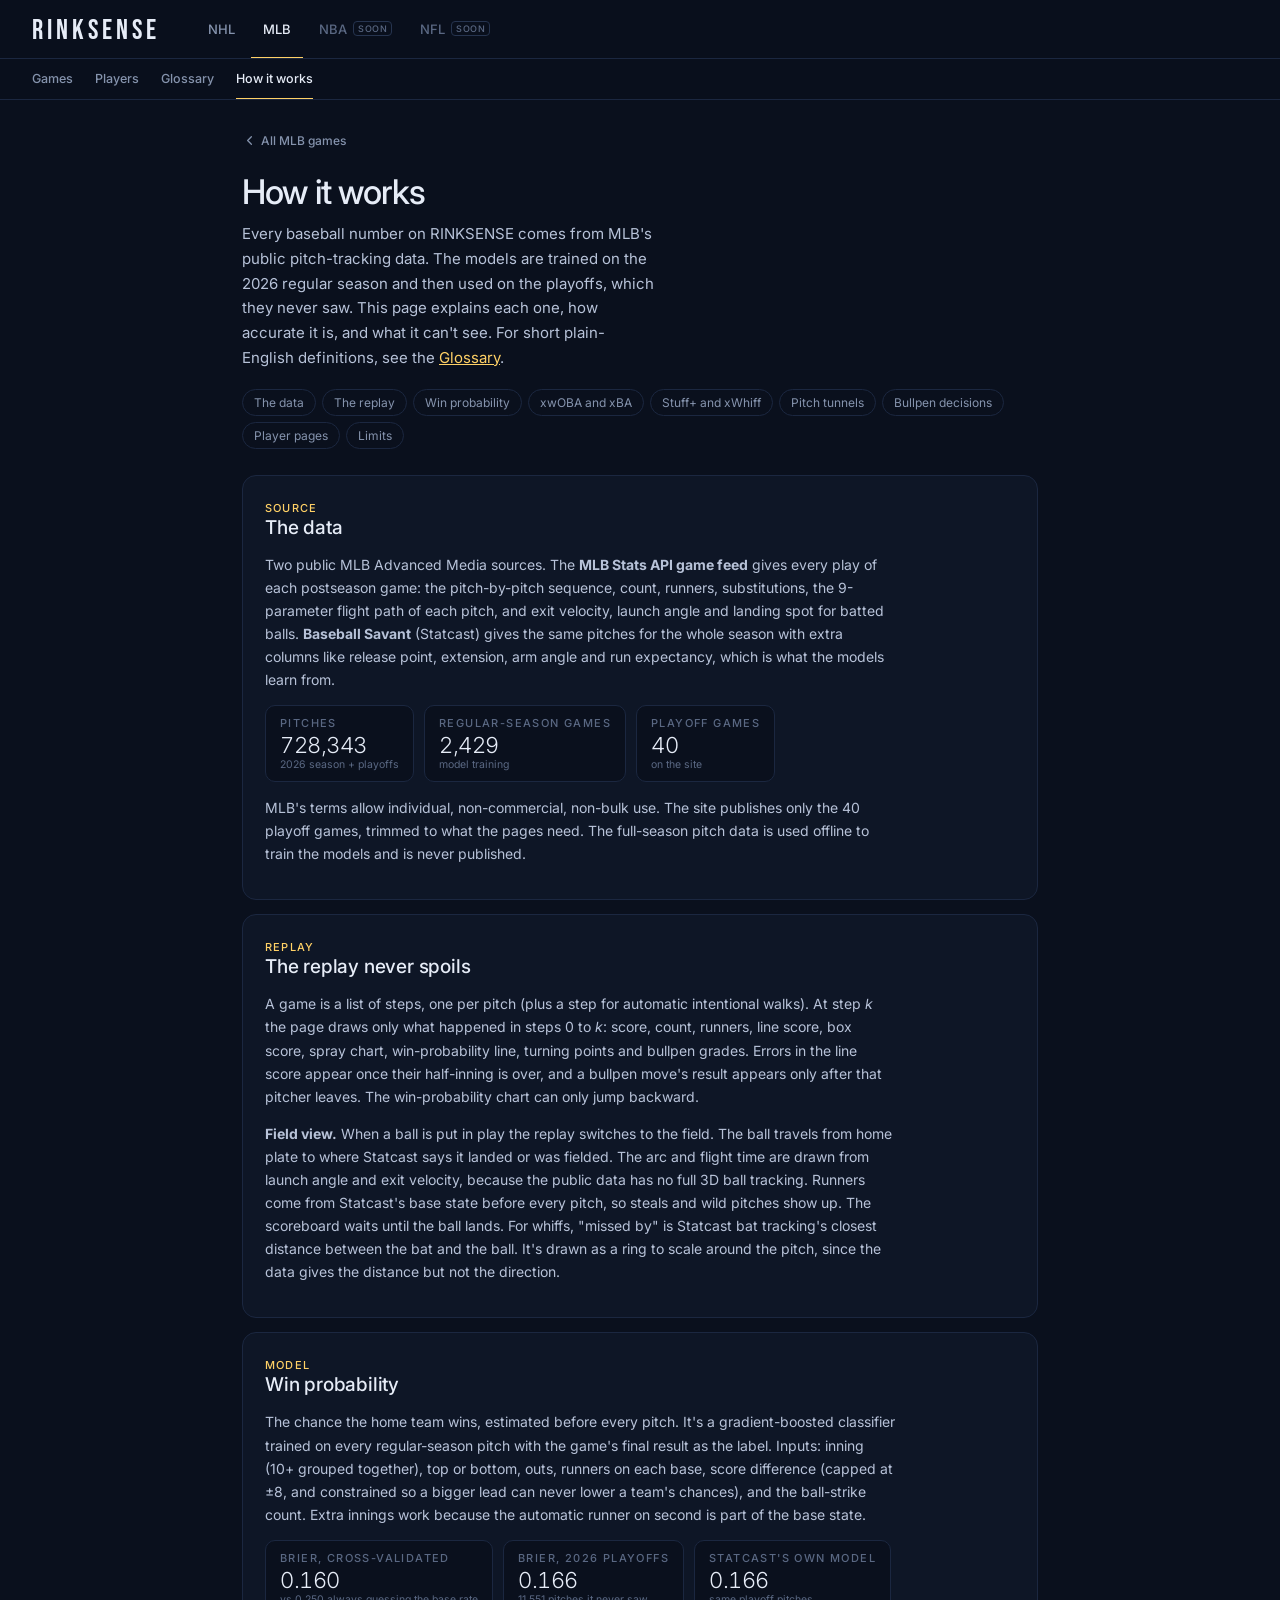
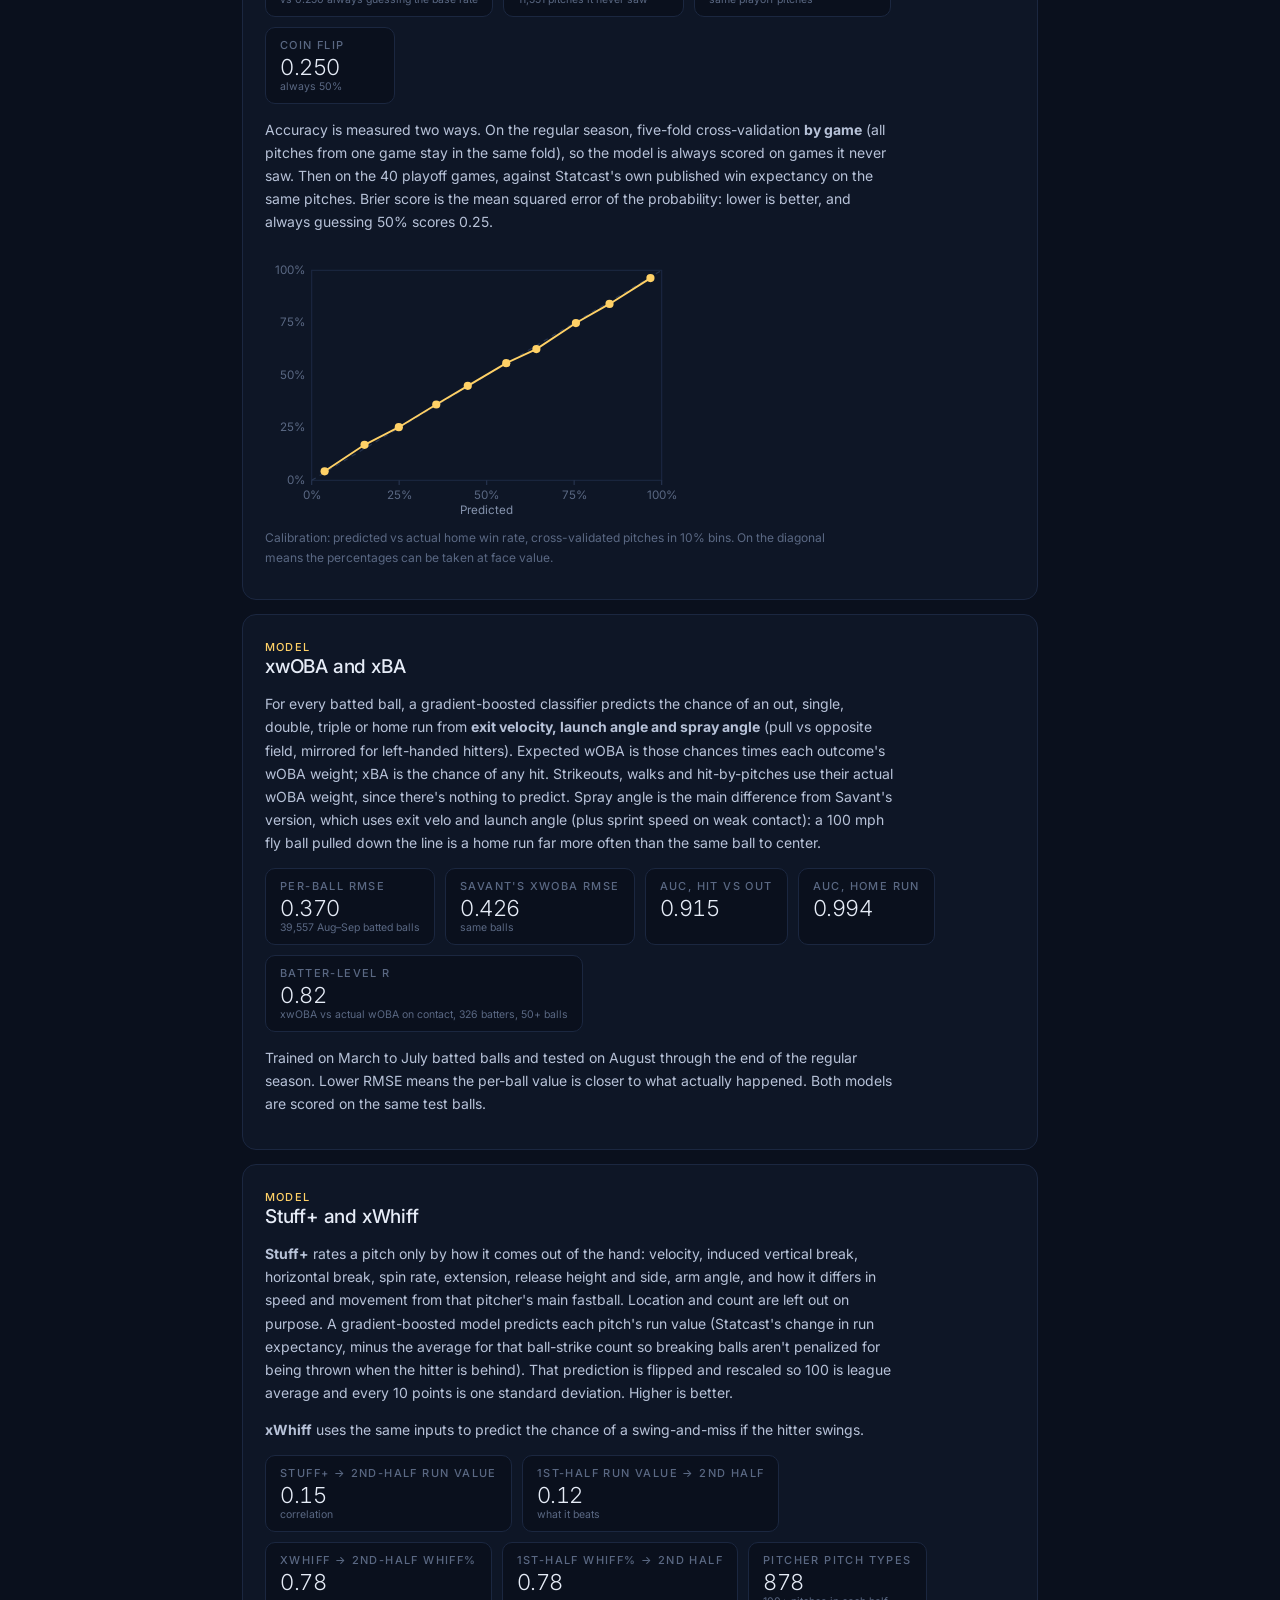
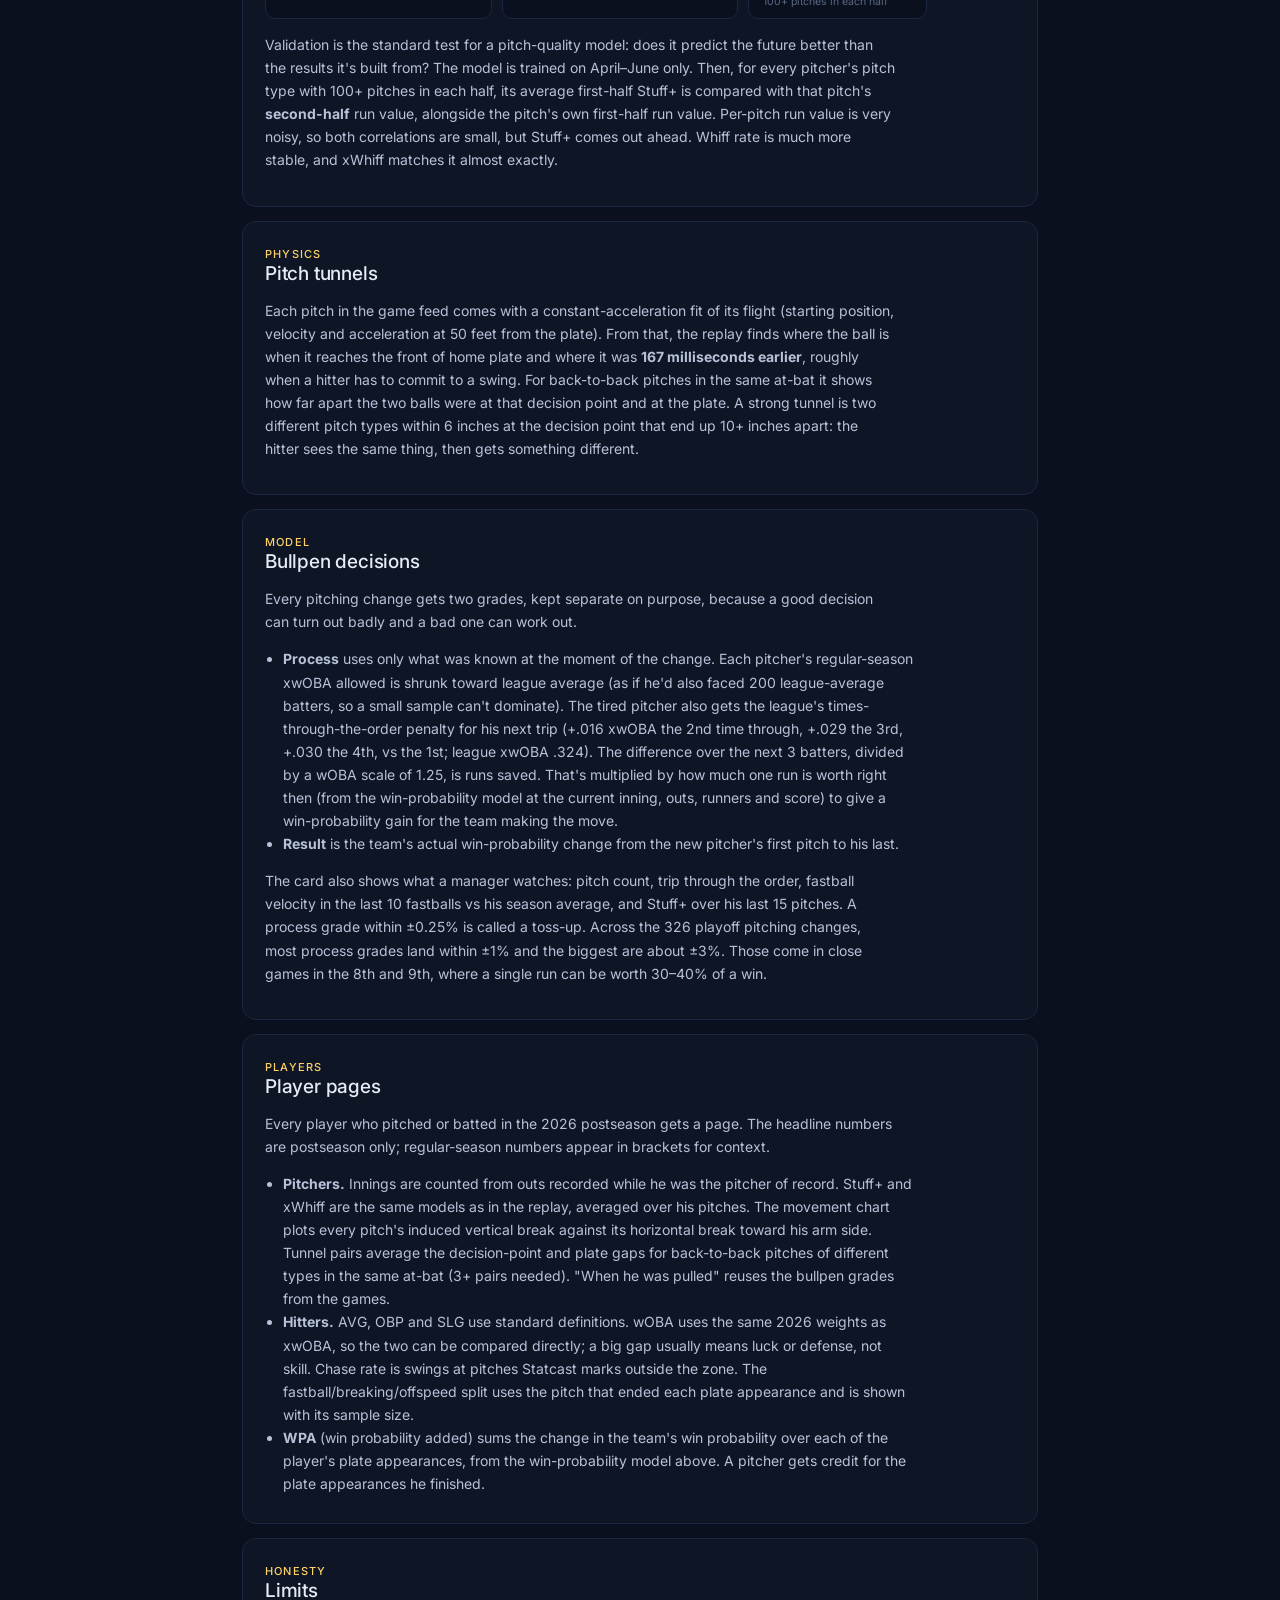
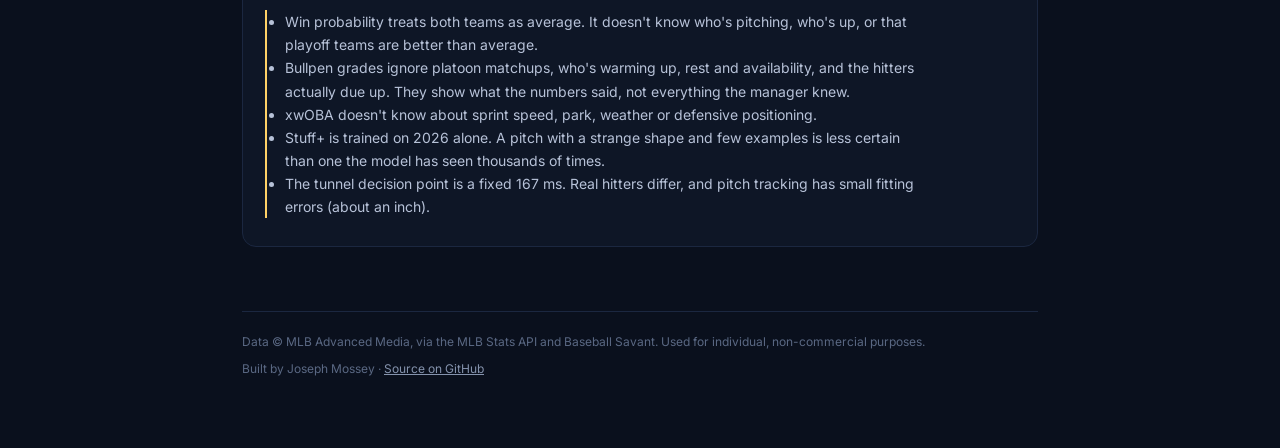
<file: mlb/methods.html>
<!doctype html>
<html lang="en">
<head>
<meta charset="utf-8">
<meta name="viewport" content="width=device-width, initial-scale=1">
<title>MLB Methods · RINKSENSE</title>
<meta name="description" content="How every RINKSENSE baseball stat and model is built, how accurate it is, and what it can't see.">
<link rel="preconnect" href="https://fonts.googleapis.com">
<link rel="preconnect" href="https://fonts.gstatic.com" crossorigin>
<link href="https://fonts.googleapis.com/css2?family=Bebas+Neue&family=Inter:wght@300;400;500;600;700&display=swap" rel="stylesheet">
<link rel="stylesheet" href="../styles.css">
<link rel="stylesheet" href="../report.css">
<link rel="stylesheet" href="mlb.css">
</head>
<body>
<nav class="sitenav">
  <div class="navin">
    <a class="brand" href="../index.html">RINKSENSE</a>
    <div class="sports">
      <a class="sport" href="../index.html">NHL</a>
      <a class="sport on" href="index.html">MLB</a>
      <span class="sport soon">NBA<em>Soon</em></span>
      <span class="sport soon">NFL<em>Soon</em></span>
    </div>
  </div>
  <div class="subnav" aria-label="MLB sections"><div class="subin"><a class="subtab" href="index.html">Games</a><a class="subtab" href="players.html">Players</a><a class="subtab" href="glossary.html">Glossary</a><a class="subtab on" href="methods.html" aria-current="page">How it works</a></div></div>
</nav>

<main class="wrap methods">
  <a class="back" href="index.html"><svg viewBox="0 0 24 24" aria-hidden="true"><path d="M15 6l-6 6 6 6"/></svg>All MLB games</a>
  <h1>How it works</h1>
  <p class="lede">Every baseball number on RINKSENSE comes from MLB's public pitch-tracking data. The models are trained on the 2026 regular season and then used on the playoffs, which they never saw. This page explains each one, how accurate it is, and what it can't see. For short plain-English definitions, see the <a href="glossary.html" style="color:var(--gold)">Glossary</a>.</p>
  <ul class="mtoc">
    <li><a href="#data">The data</a></li>
    <li><a href="#replay">The replay</a></li>
    <li><a href="#win-probability">Win probability</a></li>
    <li><a href="#xwoba">xwOBA and xBA</a></li>
    <li><a href="#stuff">Stuff+ and xWhiff</a></li>
    <li><a href="#tunnels">Pitch tunnels</a></li>
    <li><a href="#decisions">Bullpen decisions</a></li>
    <li><a href="#players">Player pages</a></li>
    <li><a href="#limits">Limits</a></li>
  </ul>

  <section class="card msec" id="data">
    <span class="tag">Source</span>
    <h2>The data</h2>
    <p>Two public MLB Advanced Media sources. The <b>MLB Stats API game feed</b> gives every play of each postseason game: the pitch-by-pitch sequence, count, runners, substitutions, the 9-parameter flight path of each pitch, and exit velocity, launch angle and landing spot for batted balls. <b>Baseball Savant</b> (Statcast) gives the same pitches for the whole season with extra columns like release point, extension, arm angle and run expectancy, which is what the models learn from.</p>
    <div class="mstats" id="dataStats"></div>
    <p>MLB's terms allow individual, non-commercial, non-bulk use. The site publishes only the 40 playoff games, trimmed to what the pages need. The full-season pitch data is used offline to train the models and is never published.</p>
  </section>

  <section class="card msec" id="replay">
    <span class="tag">Replay</span>
    <h2>The replay never spoils</h2>
    <p>A game is a list of steps, one per pitch (plus a step for automatic intentional walks). At step <i>k</i> the page draws only what happened in steps 0 to <i>k</i>: score, count, runners, line score, box score, spray chart, win-probability line, turning points and bullpen grades. Errors in the line score appear once their half-inning is over, and a bullpen move's result appears only after that pitcher leaves. The win-probability chart can only jump backward.</p>
      <p><b>Field view.</b> When a ball is put in play the replay switches to the field. The ball travels from home plate to where Statcast says it landed or was fielded. The arc and flight time are drawn from launch angle and exit velocity, because the public data has no full 3D ball tracking. Runners come from Statcast's base state before every pitch, so steals and wild pitches show up. The scoreboard waits until the ball lands. For whiffs, "missed by" is Statcast bat tracking's closest distance between the bat and the ball. It's drawn as a ring to scale around the pitch, since the data gives the distance but not the direction.</p>
  </section>

  <section class="card msec" id="win-probability">
    <span class="tag">Model</span>
    <h2>Win probability</h2>
    <p>The chance the home team wins, estimated before every pitch. It's a gradient-boosted classifier trained on every regular-season pitch with the game's final result as the label. Inputs: inning (10+ grouped together), top or bottom, outs, runners on each base, score difference (capped at ±8, and constrained so a bigger lead can never lower a team's chances), and the ball-strike count. Extra innings work because the automatic runner on second is part of the base state.</p>
    <div class="mstats" id="wpStats"></div>
    <p>Accuracy is measured two ways. On the regular season, five-fold cross-validation <b>by game</b> (all pitches from one game stay in the same fold), so the model is always scored on games it never saw. Then on the 40 playoff games, against Statcast's own published win expectancy on the same pitches. Brier score is the mean squared error of the probability: lower is better, and always guessing 50% scores 0.25.</p>
    <svg id="calib" viewBox="0 0 360 230" style="width:100%;max-width:420px;display:block;margin:10px 0 4px" role="img" aria-label="Calibration chart"></svg>
    <p style="font-size:12px;color:var(--dim)">Calibration: predicted vs actual home win rate, cross-validated pitches in 10% bins. On the diagonal means the percentages can be taken at face value.</p>
  </section>

  <section class="card msec" id="xwoba">
    <span class="tag">Model</span>
    <h2>xwOBA and xBA</h2>
    <p>For every batted ball, a gradient-boosted classifier predicts the chance of an out, single, double, triple or home run from <b>exit velocity, launch angle and spray angle</b> (pull vs opposite field, mirrored for left-handed hitters). Expected wOBA is those chances times each outcome's wOBA weight; xBA is the chance of any hit. Strikeouts, walks and hit-by-pitches use their actual wOBA weight, since there's nothing to predict. Spray angle is the main difference from Savant's version, which uses exit velo and launch angle (plus sprint speed on weak contact): a 100 mph fly ball pulled down the line is a home run far more often than the same ball to center.</p>
    <div class="mstats" id="xwStats"></div>
    <p>Trained on March to July batted balls and tested on August through the end of the regular season. Lower RMSE means the per-ball value is closer to what actually happened. Both models are scored on the same test balls.</p>
  </section>

  <section class="card msec" id="stuff">
    <span class="tag">Model</span>
    <h2>Stuff+ and xWhiff</h2>
    <p><b>Stuff+</b> rates a pitch only by how it comes out of the hand: velocity, induced vertical break, horizontal break, spin rate, extension, release height and side, arm angle, and how it differs in speed and movement from that pitcher's main fastball. Location and count are left out on purpose. A gradient-boosted model predicts each pitch's run value (Statcast's change in run expectancy, minus the average for that ball-strike count so breaking balls aren't penalized for being thrown when the hitter is behind). That prediction is flipped and rescaled so 100 is league average and every 10 points is one standard deviation. Higher is better.</p>
    <p><b>xWhiff</b> uses the same inputs to predict the chance of a swing-and-miss if the hitter swings.</p>
    <div class="mstats" id="stStats"></div>
    <p>Validation is the standard test for a pitch-quality model: does it predict the future better than the results it's built from? The model is trained on April–June only. Then, for every pitcher's pitch type with 100+ pitches in each half, its average first-half Stuff+ is compared with that pitch's <b>second-half</b> run value, alongside the pitch's own first-half run value. Per-pitch run value is very noisy, so both correlations are small, but Stuff+ comes out ahead. Whiff rate is much more stable, and xWhiff matches it almost exactly.</p>
  </section>

  <section class="card msec" id="tunnels">
    <span class="tag">Physics</span>
    <h2>Pitch tunnels</h2>
    <p>Each pitch in the game feed comes with a constant-acceleration fit of its flight (starting position, velocity and acceleration at 50 feet from the plate). From that, the replay finds where the ball is when it reaches the front of home plate and where it was <b>167 milliseconds earlier</b>, roughly when a hitter has to commit to a swing. For back-to-back pitches in the same at-bat it shows how far apart the two balls were at that decision point and at the plate. A strong tunnel is two different pitch types within 6 inches at the decision point that end up 10+ inches apart: the hitter sees the same thing, then gets something different.</p>
  </section>

  <section class="card msec" id="decisions">
    <span class="tag">Model</span>
    <h2>Bullpen decisions</h2>
    <p>Every pitching change gets two grades, kept separate on purpose, because a good decision can turn out badly and a bad one can work out.</p>
    <ul>
      <li><b>Process</b> uses only what was known at the moment of the change. Each pitcher's regular-season xwOBA allowed is shrunk toward league average (as if he'd also faced <span id="priorPA">200</span> league-average batters, so a small sample can't dominate). The tired pitcher also gets the league's times-through-the-order penalty for his next trip (<span id="ttoTxt"></span>). The difference over the next 3 batters, divided by a wOBA scale of 1.25, is runs saved. That's multiplied by how much one run is worth right then (from the win-probability model at the current inning, outs, runners and score) to give a win-probability gain for the team making the move.</li>
      <li><b>Result</b> is the team's actual win-probability change from the new pitcher's first pitch to his last.</li>
    </ul>
    <p>The card also shows what a manager watches: pitch count, trip through the order, fastball velocity in the last 10 fastballs vs his season average, and Stuff+ over his last 15 pitches. A process grade within ±0.25% is called a toss-up. Across the 326 playoff pitching changes, most process grades land within ±1% and the biggest are about ±3%. Those come in close games in the 8th and 9th, where a single run can be worth 30–40% of a win.</p>
  </section>

  <section class="card msec" id="players">
    <span class="tag">Players</span>
    <h2>Player pages</h2>
    <p>Every player who pitched or batted in the 2026 postseason gets a page. The headline numbers are postseason only; regular-season numbers appear in brackets for context.</p>
    <ul>
      <li><b>Pitchers.</b> Innings are counted from outs recorded while he was the pitcher of record. Stuff+ and xWhiff are the same models as in the replay, averaged over his pitches. The movement chart plots every pitch's induced vertical break against its horizontal break toward his arm side. Tunnel pairs average the decision-point and plate gaps for back-to-back pitches of different types in the same at-bat (3+ pairs needed). "When he was pulled" reuses the bullpen grades from the games.</li>
      <li><b>Hitters.</b> AVG, OBP and SLG use standard definitions. wOBA uses the same 2026 weights as xwOBA, so the two can be compared directly; a big gap usually means luck or defense, not skill. Chase rate is swings at pitches Statcast marks outside the zone. The fastball/breaking/offspeed split uses the pitch that ended each plate appearance and is shown with its sample size.</li>
      <li><b>WPA</b> (win probability added) sums the change in the team's win probability over each of the player's plate appearances, from the win-probability model above. A pitcher gets credit for the plate appearances he finished.</li>
    </ul>
  </section>

  <section class="card msec" id="limits">
    <span class="tag">Honesty</span>
    <h2>Limits</h2>
    <ul class="limit">
      <li>Win probability treats both teams as average. It doesn't know who's pitching, who's up, or that playoff teams are better than average.</li>
      <li>Bullpen grades ignore platoon matchups, who's warming up, rest and availability, and the hitters actually due up. They show what the numbers said, not everything the manager knew.</li>
      <li>xwOBA doesn't know about sprint speed, park, weather or defensive positioning.</li>
      <li>Stuff+ is trained on 2026 alone. A pitch with a strange shape and few examples is less certain than one the model has seen thousands of times.</li>
      <li>The tunnel decision point is a fixed 167 ms. Real hitters differ, and pitch tracking has small fitting errors (about an inch).</li>
    </ul>
  </section>

  <footer class="sitefoot">
    <span>Data © MLB Advanced Media, via the MLB Stats API and Baseball Savant. Used for individual, non-commercial purposes.</span>
    <span>Built by Joseph Mossey · <a href="https://github.com/JosephMossey/rinksense" target="_blank" rel="noopener">Source on GitHub</a></span>
  </footer>
</main>

<script src="data/models.js"></script>
<script src="data/games.js"></script>
<script src="methods.js"></script>
<script src="glossary-terms.js"></script>
<script src="tips.js"></script>
</body>
</html>
</file>
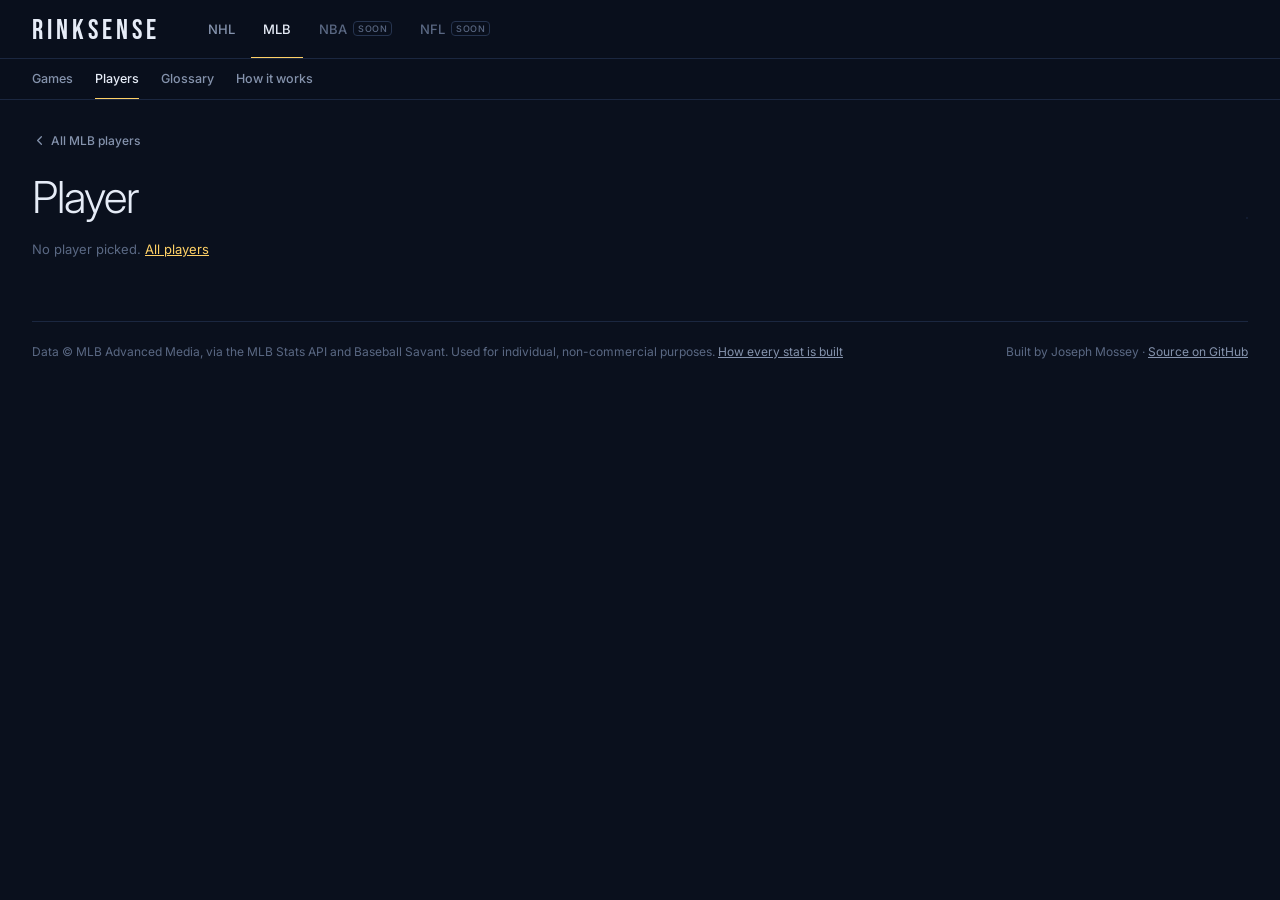
<file: mlb/player.html>
<!doctype html>
<html lang="en">
<head>
<meta charset="utf-8">
<meta name="viewport" content="width=device-width, initial-scale=1">
<title>MLB Player · RINKSENSE</title>
<meta name="description" content="A player's 2026 MLB postseason: pitch mix, movement, tunnels, spray chart, biggest moments and game log.">
<link rel="preconnect" href="https://fonts.googleapis.com">
<link rel="preconnect" href="https://fonts.gstatic.com" crossorigin>
<link href="https://fonts.googleapis.com/css2?family=Bebas+Neue&family=Inter:wght@300;400;500;600;700&display=swap" rel="stylesheet">
<link rel="stylesheet" href="../styles.css">
<link rel="stylesheet" href="../report.css">
<link rel="stylesheet" href="../players.css">
<link rel="stylesheet" href="mlb.css">
</head>
<body>
<nav class="sitenav">
  <div class="navin">
    <a class="brand" href="../index.html">RINKSENSE</a>
    <div class="sports">
      <a class="sport" href="../index.html">NHL</a>
      <a class="sport on" href="index.html">MLB</a>
      <span class="sport soon">NBA<em>Soon</em></span>
      <span class="sport soon">NFL<em>Soon</em></span>
    </div>
  </div>
  <div class="subnav" aria-label="MLB sections"><div class="subin"><a class="subtab" href="index.html">Games</a><a class="subtab on" href="players.html">Players</a><a class="subtab" href="glossary.html">Glossary</a><a class="subtab" href="methods.html">How it works</a></div></div>
</nav>

<main class="wrap pdetail">
  <header class="ghead">
    <a class="back" href="players.html"><svg viewBox="0 0 24 24" aria-hidden="true"><path d="M15 6l-6 6 6 6"/></svg>All MLB players</a>
    <div class="pdtop">
      <div>
        <div class="eyebrow" id="pdRole"></div>
        <h1 class="pdname" id="pdName">Player</h1>
      </div>
      <div class="gstats pdline" id="pdLine"></div>
    </div>
  </header>
  <div id="pdBody"></div>

  <footer class="sitefoot">
    <span>Data © MLB Advanced Media, via the MLB Stats API and Baseball Savant. Used for individual, non-commercial purposes. <a href="methods.html">How every stat is built</a></span>
    <span>Built by Joseph Mossey · <a href="https://github.com/JosephMossey/rinksense" target="_blank" rel="noopener">Source on GitHub</a></span>
  </footer>
</main>

<script src="common.js"></script>
<script src="player.js"></script>
<script src="glossary-terms.js"></script>
<script src="tips.js"></script>
</body>
</html>
</file>
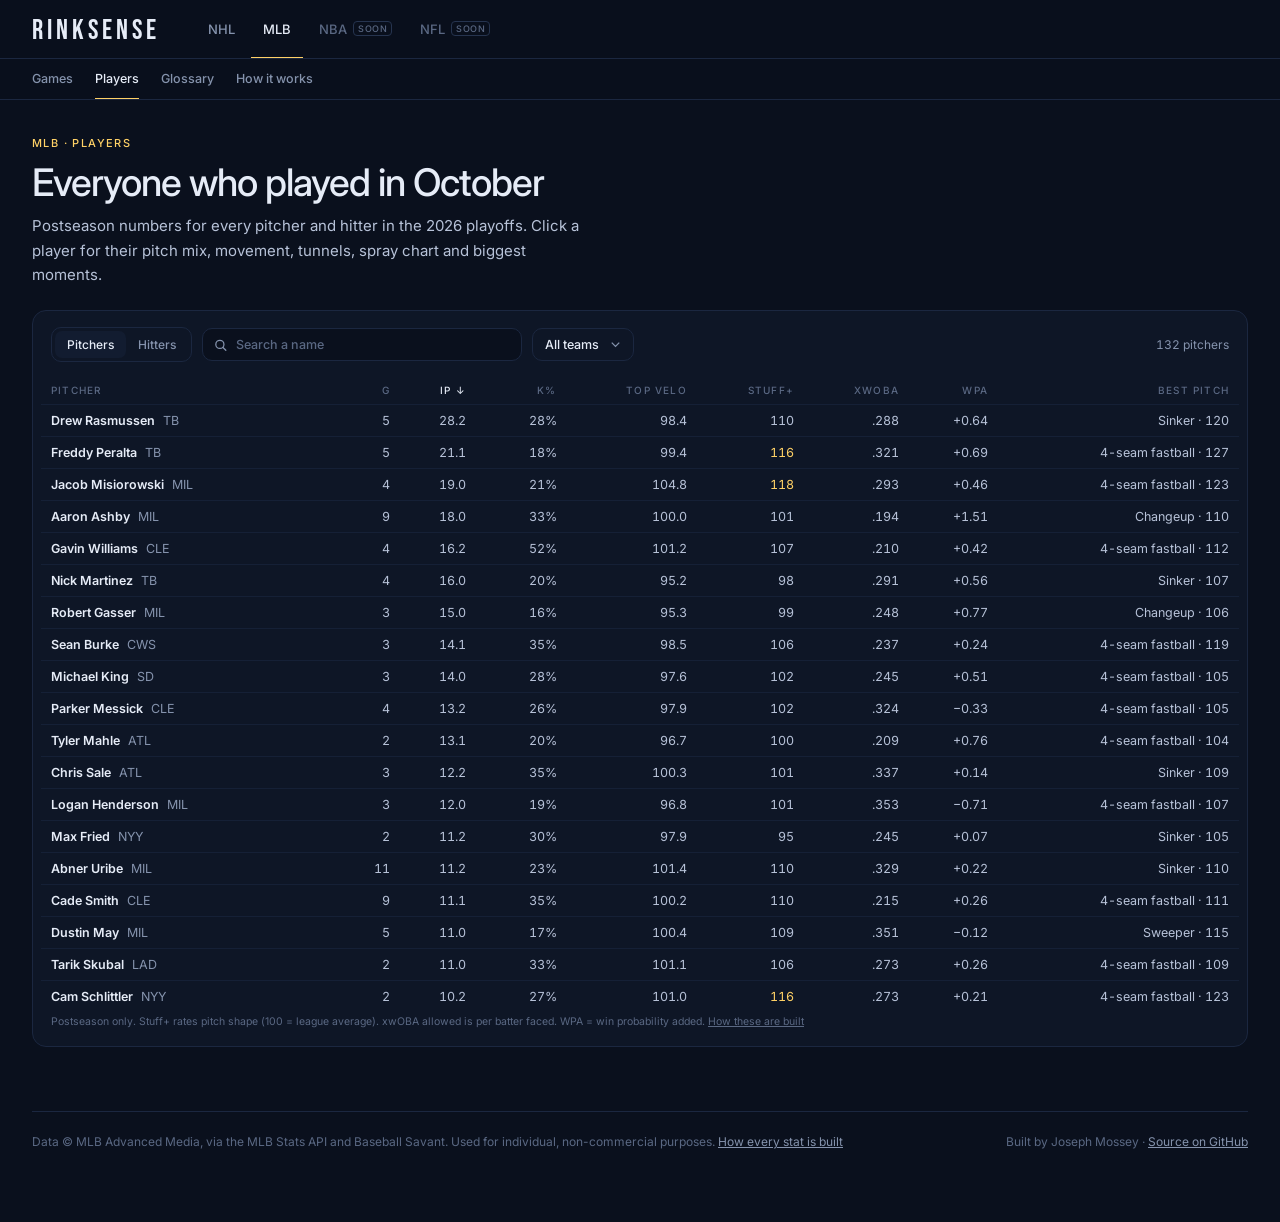
<file: mlb/players.html>
<!doctype html>
<html lang="en">
<head>
<meta charset="utf-8">
<meta name="viewport" content="width=device-width, initial-scale=1">
<title>MLB Players · RINKSENSE</title>
<meta name="description" content="Every pitcher and hitter from the 2026 MLB postseason: Stuff+, xwOBA, win probability added and more.">
<link rel="preconnect" href="https://fonts.googleapis.com">
<link rel="preconnect" href="https://fonts.gstatic.com" crossorigin>
<link href="https://fonts.googleapis.com/css2?family=Bebas+Neue&family=Inter:wght@300;400;500;600;700&display=swap" rel="stylesheet">
<link rel="stylesheet" href="../styles.css">
<link rel="stylesheet" href="../players.css">
<link rel="stylesheet" href="mlb.css">
</head>
<body>
<nav class="sitenav">
  <div class="navin">
    <a class="brand" href="../index.html">RINKSENSE</a>
    <div class="sports">
      <a class="sport" href="../index.html">NHL</a>
      <a class="sport on" href="index.html">MLB</a>
      <span class="sport soon">NBA<em>Soon</em></span>
      <span class="sport soon">NFL<em>Soon</em></span>
    </div>
  </div>
  <div class="subnav" aria-label="MLB sections"><div class="subin"><a class="subtab" href="index.html">Games</a><a class="subtab on" href="players.html" aria-current="page">Players</a><a class="subtab" href="glossary.html">Glossary</a><a class="subtab" href="methods.html">How it works</a></div></div>
</nav>

<main class="wrap plist">
  <header class="phero">
    <div class="eyebrow">MLB · Players</div>
    <h1 class="ptitle1">Everyone who played in October</h1>
    <p class="lede">Postseason numbers for every pitcher and hitter in the 2026 playoffs. Click a player for their pitch mix, movement, tunnels, spray chart and biggest moments.</p>
  </header>

  <section class="card">
    <div class="pltools">
      <div class="segmented" role="group" aria-label="Pitchers or hitters" id="plRole">
        <button data-v="p" class="on">Pitchers</button>
        <button data-v="h">Hitters</button>
      </div>
      <label class="search">
        <span class="sr">Search players</span>
        <svg viewBox="0 0 24 24" aria-hidden="true"><circle cx="11" cy="11" r="6.5"/><path d="M16 16l4.5 4.5"/></svg>
        <input id="plSearch" type="search" placeholder="Search a name" autocomplete="off">
      </label>
      <label class="selectwrap">
        <span class="sr">Filter by team</span>
        <select id="plTeam"><option value="">All teams</option></select>
      </label>
      <span class="plcount" id="plCount" role="status"></span>
    </div>
    <div class="tablescroll pltable-wrap">
      <table class="pltable" id="plTable"></table>
    </div>
    <p class="foot" id="plFoot"></p>
  </section>

  <footer class="sitefoot">
    <span>Data © MLB Advanced Media, via the MLB Stats API and Baseball Savant. Used for individual, non-commercial purposes. <a href="methods.html">How every stat is built</a></span>
    <span>Built by Joseph Mossey · <a href="https://github.com/JosephMossey/rinksense" target="_blank" rel="noopener">Source on GitHub</a></span>
  </footer>
</main>

<script src="data/players.js"></script>
<script src="common.js"></script>
<script src="players.js"></script>
<script src="glossary-terms.js"></script>
<script src="tips.js"></script>
</body>
</html>
</file>
<file: styles.css>
/* RINKSENSE · premium analytics theme (shared by index.html and game.html) */
:root {
  --bg: #0a101d;
  --card: #0e1626;
  --card-2: #121c30;
  --line: #1b2740;
  --line-2: #26344f;
  --text: #e6ecf7;
  --soft: #b7c2d8;
  --muted: #8593ad;
  --dim: #5a6883;
  --teamD: #2f6bff;
  --teamA: #ff8a80;
  --gold: #ffd166;
  --radius: 14px;
}
* { box-sizing: border-box; }
html, body { margin: 0; background: var(--bg); color: var(--text); font-family: Inter, system-ui, sans-serif; -webkit-font-smoothing: antialiased; }
button { font-family: inherit; }
a { color: inherit; }
.wrap { max-width: 1320px; margin: 0 auto; padding: 28px 32px 48px; }
.num, .gv, .sc, td, .kv, .ts { font-variant-numeric: tabular-nums; }
.sr { position: absolute; width: 1px; height: 1px; overflow: hidden; clip: rect(0 0 0 0); }

/* labels: small, spaced, quiet */
.ctitle, .gl, .slabel, .eyebrow, .kl, th { font-size: 11px; font-weight: 500; letter-spacing: 1.4px; text-transform: uppercase; color: var(--dim); }

.card { background: var(--card); border: 1px solid var(--line); border-radius: var(--radius); }
.chead { display: flex; justify-content: space-between; align-items: baseline; gap: 12px; padding: 16px 18px 10px; }
.csub { font-size: 11px; color: var(--dim); }

/* ---------- nav ---------- */
.sitenav { position: sticky; top: 0; z-index: 20; background: rgba(10, 16, 29, .82); backdrop-filter: blur(12px); -webkit-backdrop-filter: blur(12px); border-bottom: 1px solid var(--line); }
.navin { max-width: 1320px; margin: 0 auto; padding: 0 32px; height: 58px; display: flex; align-items: center; gap: 36px; }
.brand { font-family: 'Bebas Neue', sans-serif; font-size: 28px; letter-spacing: 4px; text-decoration: none; line-height: 1; padding-top: 3px; }
.sports { display: flex; gap: 4px; height: 100%; }
.sport { display: flex; align-items: center; gap: 6px; padding: 0 12px; font-size: 13px; font-weight: 500; color: var(--muted); text-decoration: none; border-bottom: 1.5px solid transparent; }
.sport.on { color: var(--text); border-bottom-color: var(--gold); }
.sport.soon { color: var(--dim); cursor: default; }
.sport em { font-style: normal; font-size: 9px; font-weight: 500; letter-spacing: .5px; text-transform: uppercase; color: var(--dim); border: 1px solid var(--line-2); border-radius: 4px; padding: 1px 4px; }

/* ---------- game header ---------- */
.ghead { margin-bottom: 22px; }
.back { display: inline-flex; align-items: center; gap: 4px; font-size: 12px; font-weight: 500; color: var(--muted); text-decoration: none; padding: 5px 10px 5px 4px; margin-left: -4px; border-radius: 8px; }
.back:hover { color: var(--text); background: var(--card); }
.back svg { width: 15px; height: 15px; fill: none; stroke: currentColor; stroke-width: 2; stroke-linecap: round; stroke-linejoin: round; }
.ghtop { display: flex; justify-content: space-between; align-items: flex-end; gap: 20px 40px; flex-wrap: wrap; margin-top: 12px; }
.glive { font-size: 11px; font-weight: 500; letter-spacing: 1.6px; text-transform: uppercase; color: var(--muted); display: flex; gap: 6px; align-items: baseline; }
.glive #clock { color: var(--gold); font-size: 13px; letter-spacing: .5px; font-variant-numeric: tabular-nums; }
.glive .sep { color: var(--dim); }
.glive .rem { color: var(--dim); }
.gline { display: flex; align-items: center; gap: 16px; margin-top: 6px; }
.tside { display: flex; align-items: center; gap: 10px; font-size: 17px; font-weight: 500; }
.tdot { width: 9px; height: 9px; border-radius: 50%; display: inline-block; }
.tdot.d { background: var(--teamD); } .tdot.a { background: var(--teamA); }
.sc { font-size: 46px; font-weight: 300; line-height: 1; letter-spacing: -1px; min-width: 28px; text-align: center; }
.gline .dash { color: var(--line-2); font-size: 34px; font-weight: 200; }
.gmeta { display: flex; gap: 10px; align-items: baseline; margin-top: 10px; font-size: 12px; color: var(--dim); }
.gmeta h1 { font-size: 12px; font-weight: 500; color: var(--muted); margin: 0; }
.gstats { display: grid; grid-template-columns: repeat(4, auto); gap: 0; border: 1px solid var(--line); border-radius: 12px; background: var(--card); }
.gstat { padding: 12px 20px; border-left: 1px solid var(--line); min-width: 120px; }
.gstat:first-child { border-left: none; }
.gv { font-size: 19px; font-weight: 400; margin-top: 6px; display: flex; gap: 6px; align-items: baseline; }
.gv .dash { color: var(--dim); font-weight: 300; }
.pbar { display: flex; height: 3px; border-radius: 2px; overflow: hidden; margin-top: 8px; gap: 2px; background: transparent; }
.pbar i { display: block; height: 100%; transition: width .4s ease; }
.pbar .pa { background: var(--teamA); width: 50%; } .pbar .ph { background: var(--teamD); width: 50%; }

/* ---------- replay layout ---------- */
.grid { display: grid; grid-template-columns: minmax(0, 1fr) 340px; gap: 18px; align-items: start; }
.left, .right { display: flex; flex-direction: column; gap: 16px; min-width: 0; }
.stage { padding: 18px 18px 0; }
.rinkbox { position: relative; }
#rink { display: block; width: 100%; height: auto; }
.legend { display: flex; flex-wrap: wrap; gap: 8px 18px; padding: 12px 4px 14px; font-size: 11.5px; color: var(--muted); border-bottom: 1px solid var(--line); }
.legend span { display: flex; align-items: center; gap: 7px; }
.legend b, .mlegend b { font-weight: 400; }
.dot { width: 10px; height: 10px; border-radius: 50%; display: inline-block; flex: none; }
.dot.d { background: var(--teamD); } .dot.a { background: var(--teamA); }
.dot.ring { background: var(--teamD); box-shadow: 0 0 0 2px var(--card), 0 0 0 3.5px var(--gold); width: 9px; height: 9px; margin: 0 1px; }
.dot.ghost { background: var(--teamD); opacity: .38; }
.puckdot { width: 8px; height: 8px; border-radius: 50%; background: #000; border: 2px solid #fff; display: inline-block; margin: 0 1px; }

.goalBanner {
  position: absolute; top: 8%; left: 50%; transform: translateX(-50%) translateY(-6px);
  display: flex; align-items: center; gap: 14px; padding: 9px 16px;
  background: rgba(9, 14, 26, .86); border: 1px solid rgba(255, 209, 102, .75); border-radius: 10px;
  pointer-events: none; opacity: 0; transition: opacity .25s, transform .25s; white-space: nowrap;
}
.goalBanner.show { opacity: 1; transform: translateX(-50%) translateY(0); }
.gword { font-family: 'Bebas Neue', sans-serif; font-size: 34px; color: var(--gold); letter-spacing: 2px; line-height: 1; }
.gwho { font-weight: 600; font-size: 13px; }
.gwhat { font-size: 11.5px; color: var(--muted); margin-top: 2px; }
.loading { position: absolute; inset: 0; display: flex; align-items: center; justify-content: center; color: var(--muted); font-size: 13px; pointer-events: none; }
.loading.hide { display: none; }
.loading a { color: var(--gold); pointer-events: auto; }
.covnote { position: absolute; left: 50%; bottom: 7%; transform: translateX(-50%); display: none; font-size: 11px; color: var(--soft); background: rgba(9, 14, 26, .85); border: 1px solid var(--line-2); border-radius: 8px; padding: 5px 10px; pointer-events: none; white-space: nowrap; }
.covnote.show { display: block; }
.camnote { position: absolute; top: 7%; left: 5.5%; font-size: 10px; font-weight: 500; letter-spacing: 1.2px; text-transform: uppercase; color: var(--muted); background: rgba(9, 14, 26, .85); border: 1px solid var(--line-2); border-radius: 6px; padding: 4px 8px; opacity: 0; transition: opacity .3s; pointer-events: none; }
.camnote.show { opacity: 1; }

.playback { padding: 14px 4px 16px; }
.prow { display: flex; align-items: center; gap: 12px; }
.playbtn, .stopbtn { flex: none; border: none; cursor: pointer; display: grid; place-items: center; border-radius: 50%; }
.playbtn { width: 40px; height: 40px; background: var(--text); transition: transform .15s; }
.playbtn:hover { transform: scale(1.05); }
.playbtn svg { width: 18px; height: 18px; fill: var(--bg); }
.stopbtn { width: 32px; height: 32px; background: transparent; border: 1px solid var(--line-2); }
.stopbtn svg { width: 12px; height: 12px; fill: var(--muted); }
.stopbtn:hover svg { fill: var(--text); }
.scrub { position: relative; flex: 1; height: 26px; cursor: pointer; touch-action: none; }
.track { position: absolute; left: 0; right: 0; top: 11px; height: 4px; border-radius: 2px; background: var(--line-2); overflow: hidden; }
.fill { height: 100%; width: 0; background: var(--teamD); }
.ticks { position: absolute; inset: 0; pointer-events: none; }
.tick { position: absolute; top: 5px; width: 2px; height: 16px; margin-left: -1px; background: var(--gold); border-radius: 1px; }
.knob { position: absolute; top: 6px; width: 14px; height: 14px; margin-left: -7px; border-radius: 50%; background: #fff; box-shadow: 0 1px 4px rgba(0,0,0,.5); pointer-events: none; }
.left-time { font-size: 12px; color: var(--muted); min-width: 70px; text-align: right; font-variant-numeric: tabular-nums; }
.prow2 { display: flex; justify-content: space-between; align-items: center; margin-top: 12px; gap: 12px; flex-wrap: wrap; }
.seg { display: flex; align-items: center; gap: 4px; }
.slabel { margin-right: 8px; }
.pill { background: transparent; color: var(--muted); border: 1px solid transparent; border-radius: 8px; padding: 6px 11px; font-size: 12px; font-weight: 500; cursor: pointer; }
.pill:hover { color: var(--text); background: var(--card-2); }
.pill.on { background: var(--card-2); border-color: var(--line-2); color: var(--text); }

/* momentum */
.momentum { padding-bottom: 14px; }
#momentum { display: block; width: calc(100% - 36px); height: 92px; margin: 2px 18px 0; }
.mlegend { display: flex; gap: 14px; padding: 10px 18px 0; font-size: 11px; color: var(--muted); align-items: center; }
.mlegend span { display: flex; align-items: center; gap: 6px; }
.mlegend .dot { width: 8px; height: 8px; border-radius: 2px; }
.mper { margin-left: auto; color: var(--dim); letter-spacing: 1px; }

/* stats */
.stats { padding-bottom: 12px; }
.tabs { display: grid; grid-template-columns: 1fr 1fr; gap: 2px; margin: 0 18px 8px; padding: 3px; background: var(--bg); border: 1px solid var(--line); border-radius: 10px; }
.tab { display: flex; align-items: center; justify-content: center; gap: 8px; white-space: nowrap; background: transparent; border: none; border-radius: 7px; padding: 7px 10px; color: var(--muted); font-size: 12px; font-weight: 500; cursor: pointer; }
.tab:hover { color: var(--text); }
.tab.on { background: var(--card-2); color: var(--text); }
.tab .dot { width: 8px; height: 8px; }
.tablebox { max-height: 320px; overflow-y: auto; margin: 0 10px; scrollbar-width: thin; scrollbar-color: var(--line-2) transparent; }
table { width: 100%; border-collapse: collapse; font-size: 12px; }
th { position: sticky; top: 0; background: var(--card); font-size: 10px; padding: 6px 8px; text-align: center; z-index: 1; }
th:first-child, td:first-child { text-align: left; }
td { padding: 6px 8px; text-align: center; color: var(--soft); border-top: 1px solid #152036; }
td:first-child { font-weight: 600; color: var(--text); }
tr.thead td { border-top: none; padding-top: 10px; font-size: 11px; }
tr.thead td:first-child { font-weight: 500; letter-spacing: 1.4px; }
tr.thead .tot { text-align: right; color: var(--muted); font-weight: 400; font-size: 11px; }
tr.thead i { display: inline-block; width: 8px; height: 8px; border-radius: 50%; margin-right: 8px; }
td.hl { color: var(--gold); font-weight: 600; }
.foot { font-size: 10.5px; color: var(--dim); line-height: 1.55; margin: 10px 18px 0; }

/* play-by-play */
.pbp ul { list-style: none; margin: 0; padding: 0 18px 10px; max-height: 300px; overflow-y: auto; scrollbar-width: thin; scrollbar-color: var(--line-2) transparent; }
.pbp li { display: flex; align-items: center; gap: 12px; padding: 8px 0; border-top: 1px solid #152036; font-size: 12px; color: var(--soft); }
.pbp li:first-child { border-top: none; }
.pbp .t { color: var(--dim); width: 38px; flex: none; font-variant-numeric: tabular-nums; }
.pbp .b { width: 6px; height: 6px; border-radius: 50%; flex: none; }
.pbp li.goal .what { color: var(--gold); font-weight: 600; }
.pbp .empty { color: var(--dim); font-size: 10.5px; letter-spacing: 1.4px; }

/* ---------- NHL hub ---------- */
.hub { padding-top: 44px; }
.hero { display: grid; grid-template-columns: minmax(0, 1fr) minmax(0, 1fr); gap: 48px; align-items: center; margin-bottom: 64px; }
.eyebrow { color: var(--gold); }
.herotitle { font-size: 50px; font-weight: 500; line-height: 1.05; letter-spacing: -1.5px; margin: 14px 0 16px; max-width: 13ch; }
.lede { font-size: 15px; line-height: 1.65; color: var(--soft); max-width: 46ch; margin: 0 0 26px; }
.cta { display: flex; gap: 10px; flex-wrap: wrap; }
.btn { display: inline-flex; align-items: center; gap: 8px; padding: 11px 17px; border-radius: 10px; font-size: 13.5px; font-weight: 500; text-decoration: none; transition: background .15s, border-color .15s; }
.btn svg { width: 15px; height: 15px; fill: currentColor; }
.btn.primary { background: var(--text); color: var(--bg); }
.btn.primary:hover { background: #fff; }
.btn.ghost { border: 1px solid var(--line-2); color: var(--text); }
.btn.ghost:hover { background: var(--card); }
.kpis { display: grid; grid-template-columns: repeat(4, minmax(0, 1fr)); margin-top: 36px; max-width: 560px; border-top: 1px solid var(--line); }
.kpi { padding: 14px 14px 0 0; }
.kv { font-size: 28px; font-weight: 300; line-height: 1; letter-spacing: -.5px; }
.kl { margin-top: 8px; font-size: 10px; }

.goalmap { margin: 0; padding: 16px 18px 14px; }
.goalmap figcaption { display: flex; justify-content: space-between; align-items: baseline; gap: 12px; flex-wrap: wrap; margin-bottom: 8px; }
#goalSvg { display: block; width: 100%; height: auto; max-height: 380px; }
.gdot circle { fill: var(--gold); stroke: var(--card); stroke-width: 1.5; opacity: .85; transition: r .15s, opacity .15s; cursor: pointer; }
.gdot:hover circle, .gdot:focus circle { r: 9; opacity: 1; }
.maplegend { display: flex; justify-content: space-between; font-size: 11px; color: var(--dim); margin-top: 6px; }
.maplegend span { display: flex; align-items: center; gap: 6px; }
.mdot { width: 8px; height: 8px; border-radius: 50%; background: var(--gold); display: inline-block; }

.sechead { display: flex; justify-content: space-between; align-items: flex-end; gap: 16px; flex-wrap: wrap; margin-bottom: 18px; }
.sechead h2 { font-size: 22px; font-weight: 500; letter-spacing: -.3px; margin: 0; line-height: 1; }
.secsub { margin: 8px 0 0; font-size: 12px; color: var(--muted); }
.controls { display: flex; gap: 10px; flex-wrap: wrap; }
.selectwrap select { appearance: none; -webkit-appearance: none; background: var(--card) url("data:image/svg+xml,%3Csvg xmlns='http://www.w3.org/2000/svg' viewBox='0 0 24 24'%3E%3Cpath d='M6 9l6 6 6-6' fill='none' stroke='%238593ad' stroke-width='2'/%3E%3C/svg%3E") no-repeat right 10px center / 15px; color: var(--text); border: 1px solid var(--line); border-radius: 10px; padding: 8px 34px 8px 12px; font: 500 12.5px Inter, sans-serif; cursor: pointer; }
.segmented { display: flex; padding: 3px; background: var(--card); border: 1px solid var(--line); border-radius: 10px; }
.segmented button { background: none; border: none; color: var(--muted); font-size: 12px; font-weight: 500; padding: 6px 12px; border-radius: 7px; cursor: pointer; }
.segmented button:hover { color: var(--text); }
.segmented button.on { background: var(--card-2); color: var(--text); }

.gamegrid { display: grid; grid-template-columns: repeat(auto-fill, minmax(300px, 1fr)); gap: 14px; }
.gcard { display: block; background: var(--card); border: 1px solid var(--line); border-radius: var(--radius); padding: 16px 18px 14px; text-decoration: none; transition: border-color .18s, background .18s; }
.gcard:hover, .gcard:focus-visible { border-color: var(--line-2); background: var(--card-2); outline: none; }
.gtop { display: flex; justify-content: space-between; align-items: center; margin-bottom: 10px; }
.gdate { font-size: 12px; color: var(--muted); }
.gstatus { font-size: 10px; font-weight: 500; letter-spacing: 1.2px; text-transform: uppercase; color: var(--dim); }
.gstatus.ot { color: var(--gold); }
.trow { display: flex; align-items: center; gap: 12px; padding: 4px 0; }
.tbadge { width: 26px; height: 26px; border-radius: 8px; display: grid; place-items: center; font-size: 12px; font-weight: 600; flex: none; }
.tbadge.h { background: rgba(47, 107, 255, .16); color: #8fb0ff; }
.tbadge.a { background: rgba(255, 138, 128, .16); color: #ffb3ac; }
.tn { flex: 1; font-size: 14px; font-weight: 500; display: flex; align-items: baseline; gap: 8px; }
.tn small { font-size: 11px; font-weight: 400; color: var(--dim); }
.ts { font-size: 26px; font-weight: 300; line-height: 1; }
.trow.lose .tn, .trow.lose .ts { color: var(--muted); }
.timeline { display: flex; gap: 3px; margin: 14px 0 12px; }
.tseg { min-width: 0; }
.segbar { position: relative; height: 4px; background: var(--line); border-radius: 2px; }
.tseg.ot .segbar { background: rgba(255, 209, 102, .16); }
.tseg span { display: block; font-size: 9px; font-weight: 500; letter-spacing: 1px; color: var(--dim); margin-top: 6px; }
.tg { position: absolute; top: -3px; width: 10px; height: 10px; margin-left: -5px; border-radius: 50%; border: 2px solid var(--card); }
.gcard:hover .tg { border-color: var(--card-2); }
.tg.h { background: var(--teamD); } .tg.a { background: var(--teamA); }
.nogap { position: absolute; left: 0; top: 0; bottom: 0; border-radius: 2px 0 0 2px; background: repeating-linear-gradient(135deg, var(--bg) 0 3px, var(--line-2) 3px 5px); }
.gfoot { display: flex; align-items: center; gap: 14px; padding-top: 12px; border-top: 1px solid var(--line); font-size: 12px; color: var(--muted); }
.gfoot .gstat { padding: 0; border: none; min-width: 0; }
.gfoot .gstat b { color: var(--soft); font-weight: 500; }
.watch { margin-left: auto; display: flex; align-items: center; gap: 2px; font-weight: 500; color: var(--text); }
.watch svg { width: 15px; height: 15px; fill: none; stroke: currentColor; stroke-width: 2; stroke-linecap: round; stroke-linejoin: round; transition: transform .18s; }
.gcard:hover .watch { color: var(--gold); }
.gcard:hover .watch svg { transform: translateX(3px); }
.empty { color: var(--dim); font-size: 13px; }

.sitefoot { display: flex; justify-content: space-between; gap: 8px 24px; flex-wrap: wrap; margin-top: 64px; padding-top: 20px; border-top: 1px solid var(--line); font-size: 12px; color: var(--dim); line-height: 1.6; }
.sitefoot a { color: var(--muted); }
.sitefoot a:hover { color: var(--text); }

/* ---------- responsive ---------- */
@media (max-width: 1100px) {
  .grid { grid-template-columns: minmax(0, 1fr); }
  .right { display: grid; grid-template-columns: repeat(auto-fit, minmax(300px, 1fr)); }
}
@media (max-width: 960px) {
  .hero { grid-template-columns: minmax(0, 1fr); gap: 32px; }
  .ghtop { align-items: flex-start; }
}
@media (max-width: 760px) {
  .navin { padding: 0 16px; gap: 14px; }
  .sport em { display: none; }
  .sport { padding: 0 8px; }
  .gstats { grid-template-columns: repeat(2, minmax(0, 1fr)); width: 100%; }
  .gstat { min-width: 0; padding: 10px 14px; }
  .gstat:nth-child(3) { border-left: none; }
  .gstat:nth-child(n+3) { border-top: 1px solid var(--line); }
}
@media (max-width: 600px) {
  .wrap { padding: 18px 16px 32px; }
  .brand { font-size: 24px; letter-spacing: 3px; }
  .hub { padding-top: 24px; }
  .herotitle { font-size: 36px; }
  .kpis { grid-template-columns: repeat(2, minmax(0, 1fr)); }
  .gamegrid { grid-template-columns: minmax(0, 1fr); }
  .controls { width: 100%; }
  .selectwrap, .selectwrap select { flex: 1; width: 100%; }
  .sc { font-size: 38px; }
  .tside { font-size: 14px; gap: 6px; }
  .gline { gap: 10px; }
  .stage { padding: 10px 10px 0; }
  .gword { font-size: 24px; }
  .goalBanner { padding: 6px 10px; gap: 10px; }
  .legend { gap: 6px 12px; }
  .right { display: flex; }
}

/* xG + time with puck */
.psub { font-size: 10.5px; color: var(--dim); margin-top: 6px; font-variant-numeric: tabular-nums; }
.gstats { grid-template-columns: repeat(5, auto); }
td.xg { color: #c9b6ff; }
td.twp { color: var(--soft); }
.grid { grid-template-columns: minmax(0, 1fr) 390px; }
.foot + .foot { margin-top: 6px; }
@media (max-width: 1100px) { .grid { grid-template-columns: minmax(0, 1fr); } }
@media (max-width: 760px) { .gstats { grid-template-columns: repeat(2, minmax(0, 1fr)); } .gstat:nth-child(odd) { border-left: none; } .gstat:nth-child(even) { border-left: 1px solid var(--line); } .gstat:nth-child(n+3) { border-top: 1px solid var(--line); } }

/* power play */
.ppbadge { display: none; align-items: center; gap: 10px; margin-top: 10px; padding: 5px 10px; border: 1px solid rgba(255, 209, 102, .5); background: rgba(255, 209, 102, .07); border-radius: 8px; width: max-content; }
.ppbadge.show { display: inline-flex; }
.ppw { font-family: 'Bebas Neue', sans-serif; font-size: 19px; color: var(--gold); letter-spacing: 1px; line-height: 1; padding-top: 2px; }
.ppteam { font-size: 12px; font-weight: 600; }
.ppstr { font-size: 11px; color: var(--muted); }
.ppt { font-size: 15px; font-weight: 500; color: var(--gold); font-variant-numeric: tabular-nums; min-width: 34px; }
.ppbar { width: 70px; height: 3px; border-radius: 2px; background: var(--line-2); overflow: hidden; }
.ppbar i { display: block; height: 100%; background: var(--gold); transition: width 1s linear; }
#ppTint { opacity: 0; transition: opacity .4s; }
#ppTint.show { opacity: 1; }
.ppnote { position: absolute; top: 7%; right: 5.5%; font-size: 11px; color: var(--soft); background: rgba(9, 14, 26, .86); border: 1px solid var(--line-2); border-radius: 8px; padding: 4px 10px; opacity: 0; transition: opacity .3s; pointer-events: none; white-space: nowrap; }
.ppnote b { color: var(--gold); font-weight: 600; letter-spacing: 1px; text-transform: uppercase; font-size: 10px; margin-right: 4px; }
.ppnote.show { opacity: 1; }
.pptag { margin-left: auto; flex: none; font-size: 9.5px; font-weight: 600; letter-spacing: 1px; text-transform: uppercase; color: var(--gold); border: 1px solid rgba(255, 209, 102, .4); border-radius: 5px; padding: 1px 6px; }
.pbp li.ppend { color: var(--muted); }
@media (max-width: 600px) { .ppnote { display: none; } .ppbar { width: 44px; } }

/* report link, moment links, movement view, live win probability */
.replink { display: inline-flex; align-items: center; gap: 2px; margin-left: 6px; font-size: 12px; font-weight: 500; color: var(--gold); text-decoration: none; }
.replink svg { width: 14px; height: 14px; fill: none; stroke: currentColor; stroke-width: 2; stroke-linecap: round; stroke-linejoin: round; }
.replink:hover { text-decoration: underline; }
.linkbtn { flex: none; width: 32px; height: 32px; display: grid; place-items: center; border-radius: 50%; background: transparent; border: 1px solid var(--line-2); cursor: pointer; }
.linkbtn svg { width: 15px; height: 15px; fill: none; stroke: var(--muted); stroke-width: 2; stroke-linecap: round; }
.linkbtn:hover svg { stroke: var(--gold); }
.toast { position: absolute; left: 50%; bottom: 16%; transform: translateX(-50%) translateY(6px); max-width: 92%; overflow: hidden; text-overflow: ellipsis; white-space: nowrap; font-size: 12px; color: var(--text); background: rgba(9, 14, 26, .92); border: 1px solid var(--gold); border-radius: 8px; padding: 6px 12px; opacity: 0; transition: opacity .2s, transform .2s; pointer-events: none; z-index: 3; }
.toast.show { opacity: 1; transform: translateX(-50%) translateY(0); }
.viewtabs { display: flex; gap: 14px; margin: -4px 18px 8px; border-bottom: 1px solid var(--line); }
.vtab { background: none; border: none; border-bottom: 1.5px solid transparent; padding: 4px 0 7px; margin-bottom: -1px; color: var(--muted); font-size: 12px; font-weight: 500; cursor: pointer; }
.vtab:hover { color: var(--text); }
.vtab.on { color: var(--text); border-bottom-color: var(--gold); }
td.mvempty { text-align: left; color: var(--dim); font-weight: 400; padding: 12px 8px; white-space: normal; }
.wpmini { padding-bottom: 14px; }
#wpMini { display: block; width: calc(100% - 36px); height: 74px; margin: 0 18px; }
#wpNowTxt a { color: var(--dim); }
#wpNowTxt b { font-weight: 600; }

/* game card: whole card opens the replay; the report link sits above that */
.gcard { position: relative; }
.gcard .cover { position: absolute; inset: 0; border-radius: inherit; z-index: 1; }
.gcard .cover:focus-visible { outline: 1px solid var(--gold); outline-offset: 2px; }
.gcard:has(.cover:hover) { border-color: var(--line-2); background: var(--card-2); }
.gcard:has(.cover:hover) .watch { color: var(--gold); }
.gcard:has(.cover:hover) .watch svg { transform: translateX(3px); }
.gacts { display: flex; align-items: center; justify-content: space-between; gap: 10px; margin-top: 10px; }
.gacts .rep { position: relative; z-index: 2; font-size: 12px; font-weight: 500; color: var(--muted); text-decoration: none; border: 1px solid var(--line-2); border-radius: 8px; padding: 5px 10px; }
.gacts .rep:hover { color: var(--gold); border-color: var(--gold); }
.gacts .watch { margin-left: 0; }
.gfoot .gstat + .gstat { margin-left: 0; }
.sitefoot .mlinkfoot { color: var(--muted); }

/* NHL section tabs (Games / Players / How it works), part of the sticky nav */
.subnav { border-top: 1px solid var(--line); }
.subin { max-width: 1320px; margin: 0 auto; padding: 0 32px; height: 40px; display: flex; gap: 22px; overflow-x: auto; scrollbar-width: none; }
.subtab { display: flex; align-items: center; font-size: 12.5px; font-weight: 500; color: var(--muted); text-decoration: none; border-bottom: 1.5px solid transparent; white-space: nowrap; }
.subtab:hover { color: var(--text); }
.subtab.on { color: var(--text); border-bottom-color: var(--gold); }
@media (max-width: 760px) { .subin { padding: 0 16px; gap: 18px; } }
</file>
<file: mlb/mlb.css>
/* RINKSENSE MLB pages. Builds on ../styles.css tokens; everything MLB-specific lives here. */
:root {
  --ff: #ff5d73; --si: #ff9f43; --fc: #c98b5a;
  --sl: #3fd0c3; --st: #6ee7b7; --cu: #9b87ff; --ch: #7bd389; --fs: #b6e35a; --kn: #8593ad;
}

/* ---------- hub ---------- */
.serieslist { margin: 0; padding: 16px 18px 14px; }
.serieslist ol { list-style: none; margin: 6px 0 0; padding: 0; }
.serieslist li { display: grid; grid-template-columns: minmax(0, 1fr) auto; gap: 4px 12px; align-items: baseline; padding: 10px 0; border-top: 1px solid #152036; font-size: 13px; }
.serieslist li:first-child { border-top: none; }
.serieslist .sname { color: var(--muted); font-size: 11px; letter-spacing: 1.2px; text-transform: uppercase; font-weight: 500; }
.serieslist .sres { font-variant-numeric: tabular-nums; color: var(--soft); text-align: right; }
.serieslist .sres b { color: var(--text); font-weight: 500; }
.serieslist li.ws .sname { color: var(--gold); }

.gcard .spark { display: block; width: 100%; height: 46px; margin: 12px 0 6px; }
.gcard .swing { font-size: 12px; color: var(--soft); line-height: 1.5; min-height: 36px; }
.gcard .swing b { color: var(--gold); font-weight: 500; }
.gcard .swing span { color: var(--dim); }
.gtags { display: flex; gap: 6px; }
.gtag { font-size: 9.5px; font-weight: 600; letter-spacing: 1px; text-transform: uppercase; color: var(--gold); border: 1px solid rgba(255, 209, 102, .4); border-radius: 5px; padding: 1px 6px; }
.gtag.dim { color: var(--muted); border-color: var(--line-2); }

/* ---------- game view: scoreboard ---------- */
.mlbhead .gline { gap: 14px; }
.bsoboard { display: flex; align-items: center; gap: 18px; margin-top: 12px; flex-wrap: wrap; }
.bases { width: 54px; height: 40px; display: block; }
.bases rect { fill: none; stroke: var(--dim); stroke-width: 1.4; transition: fill .2s, stroke .2s; }
.bases rect.on { fill: var(--gold); stroke: var(--gold); }
.cntbox { display: flex; gap: 16px; }
.cntbox .gl { display: block; margin-bottom: 4px; }
.cnt { font-size: 22px; font-weight: 300; font-variant-numeric: tabular-nums; line-height: 1; }
.outs { display: flex; gap: 5px; padding-top: 5px; }
.outs i { width: 10px; height: 10px; border-radius: 50%; border: 1.4px solid var(--dim); }
.outs i.on { background: var(--gold); border-color: var(--gold); }
.inn { color: var(--gold); }

.linescore { border: 1px solid var(--line); border-radius: 12px; background: var(--card); overflow-x: auto; scrollbar-width: thin; max-width: 100%; }
.linescore table { font-size: 12px; min-width: 100%; }
.linescore th { background: transparent; position: static; padding: 8px 7px 4px; }
.linescore td { padding: 5px 7px; border-top: 1px solid #152036; text-align: center; min-width: 22px; }
.linescore td:first-child { font-weight: 600; padding-left: 12px; white-space: nowrap; }
.linescore .tot { color: var(--text); font-weight: 500; }
.linescore td.cur { color: var(--gold); }
.linescore th.sep, .linescore td.sep { border-left: 1px solid var(--line); }

/* ---------- game view: stage ---------- */
.mgrid { display: grid; grid-template-columns: minmax(0, 1fr) 390px; gap: 18px; align-items: start; }
.stagecols { display: grid; grid-template-columns: minmax(0, 1.05fr) minmax(0, 1fr); gap: 0; }
.zonebox { padding: 14px 18px 12px; border-right: 1px solid var(--line); position: relative; }
#zone { display: block; width: 100%; max-width: 360px; height: auto; margin: 0 auto; }
#zone text { font-family: Inter, sans-serif; }
.matchup { padding: 0 2px 8px; font-size: 12.5px; color: var(--soft); display: flex; justify-content: space-between; gap: 10px; flex-wrap: wrap; }
.matchup b { color: var(--text); font-weight: 500; }
.matchup span { color: var(--dim); }
.ptlegend { display: flex; flex-wrap: wrap; gap: 6px 12px; font-size: 11px; color: var(--muted); justify-content: center; margin-top: 6px; }
.ptlegend span { display: flex; align-items: center; gap: 5px; }
.ptlegend i { width: 8px; height: 8px; border-radius: 50%; display: inline-block; }

.pitchcard { padding: 14px 18px 12px; display: flex; flex-direction: column; gap: 12px; min-width: 0; }
.pchead { display: flex; justify-content: space-between; align-items: baseline; gap: 10px; }
.ptname { font-size: 15px; font-weight: 500; display: flex; align-items: center; gap: 8px; }
.ptname i { width: 10px; height: 10px; border-radius: 50%; display: inline-block; }
.pcall { font-size: 12px; color: var(--muted); text-align: right; }
.pcall.strike { color: var(--text); }
.pcall.hl { color: var(--gold); }
.pgrid { display: grid; grid-template-columns: 1fr 1fr; gap: 12px 14px; }
.pv { font-size: 26px; font-weight: 300; line-height: 1.05; font-variant-numeric: tabular-nums; margin-top: 4px; }
.pv small { font-size: 11px; color: var(--dim); margin-left: 3px; }
.psub2 { font-size: 11px; color: var(--dim); margin-top: 3px; font-variant-numeric: tabular-nums; }
.psub2 .up { color: #7bd389; } .psub2 .down { color: var(--teamA); }
.tunnel { border-top: 1px solid var(--line); padding-top: 10px; }
.tbar { position: relative; height: 22px; margin-top: 8px; }
.tbar .ln { position: absolute; left: 0; right: 0; top: 10px; height: 2px; background: var(--line-2); border-radius: 1px; }
.tbar .mk { position: absolute; top: 5px; width: 12px; height: 12px; margin-left: -6px; border-radius: 50%; border: 2px solid var(--card); }
.tbar .mk.dec { background: var(--gold); } .tbar .mk.pl { background: var(--soft); }
.tlabels { display: flex; justify-content: space-between; font-size: 11px; color: var(--muted); font-variant-numeric: tabular-nums; }
.tlabels b { color: var(--text); font-weight: 500; }
.pnote { font-size: 12px; color: var(--soft); line-height: 1.5; }
.pnote.dimmed { color: var(--dim); }

.resbanner {
  position: absolute; top: 14px; left: 50%; transform: translateX(-50%) translateY(-6px);
  display: flex; align-items: center; gap: 12px; padding: 7px 14px;
  background: rgba(9, 14, 26, .9); border: 1px solid rgba(255, 209, 102, .75); border-radius: 10px;
  pointer-events: none; opacity: 0; transition: opacity .25s, transform .25s; white-space: nowrap; z-index: 2;
}
.resbanner.show { opacity: 1; transform: translateX(-50%) translateY(0); }
.resbanner .gword { font-size: 28px; }

.prevnext { display: flex; gap: 4px; }
.iconbtn { width: 32px; height: 32px; display: grid; place-items: center; border-radius: 50%; background: transparent; border: 1px solid var(--line-2); cursor: pointer; flex: none; }
.iconbtn svg { width: 14px; height: 14px; fill: var(--muted); }
.iconbtn:hover svg { fill: var(--text); }
.tick.tp { background: var(--gold); }
.tick.inn { background: var(--line-2); width: 1px; top: 8px; height: 10px; }

/* win probability */
.wpcard { padding-bottom: 12px; }
#wpSvg { display: block; width: calc(100% - 36px); height: 150px; margin: 0 18px; touch-action: pan-y; cursor: pointer; }
#wpSvg text { font-family: Inter, sans-serif; }
.wpnow { font-size: 13px; color: var(--soft); font-variant-numeric: tabular-nums; }
.wpnow b { font-weight: 600; }
.tplist { list-style: none; margin: 6px 0 0; padding: 0 18px; }
.tplist li { display: grid; grid-template-columns: 48px minmax(0, 1fr) 62px; gap: 10px; align-items: baseline; padding: 8px 0; border-top: 1px solid #152036; font-size: 12px; color: var(--soft); cursor: pointer; }
.tplist li:hover { color: var(--text); }
.tplist .tpi { color: var(--dim); font-variant-numeric: tabular-nums; }
.tplist .tpd { text-align: right; font-variant-numeric: tabular-nums; font-weight: 600; }
.tplist .empty { cursor: default; display: block; color: var(--dim); font-size: 11.5px; }

/* spray chart */
.spraybox { padding: 0 18px 14px; }
#spray { display: block; width: 100%; max-width: 340px; height: auto; margin: 0 auto; }
.bbline { font-size: 12px; color: var(--soft); line-height: 1.55; min-height: 38px; }
.bbline b { color: var(--text); font-weight: 500; }
.bbline .x { color: var(--gold); }

/* manager decisions */
.declist { list-style: none; margin: 0; padding: 0 18px 8px; max-height: 420px; overflow-y: auto; scrollbar-width: thin; scrollbar-color: var(--line-2) transparent; }
.declist li { padding: 11px 0; border-top: 1px solid #152036; font-size: 12px; color: var(--soft); }
.declist li:first-child { border-top: none; }
.dtop { display: flex; justify-content: space-between; gap: 10px; align-items: baseline; }
.dtop .who { color: var(--text); font-weight: 500; }
.dtop .when { color: var(--dim); font-variant-numeric: tabular-nums; white-space: nowrap; }
.dwhy { margin-top: 4px; color: var(--muted); line-height: 1.5; }
.dgrades { display: flex; gap: 8px; margin-top: 8px; flex-wrap: wrap; }
.dg { border: 1px solid var(--line-2); border-radius: 7px; padding: 3px 8px; font-size: 11px; color: var(--muted); font-variant-numeric: tabular-nums; }
.dg b { font-weight: 600; margin-left: 4px; }
.good { color: #7bd389; } .bad { color: var(--teamA); } .meh { color: var(--soft); }
.declist .empty { color: var(--dim); border: none; }

/* pbp */
.pbp li .wpd { margin-left: auto; color: var(--dim); font-variant-numeric: tabular-nums; flex: none; font-size: 11px; }
.pbp li.big .what { color: var(--gold); }
.pbp li { cursor: pointer; }
.pbp li:hover { color: var(--text); }

/* box score */
.boxtabs { grid-template-columns: 1fr 1fr 1fr; }
.tablebox td:first-child { max-width: 140px; overflow: hidden; text-overflow: ellipsis; white-space: nowrap; }

/* ---------- responsive ---------- */
@media (max-width: 1100px) {
  .mgrid { grid-template-columns: minmax(0, 1fr); }
}
@media (max-width: 700px) {
  .stagecols { grid-template-columns: minmax(0, 1fr); }
  .zonebox { border-right: none; border-bottom: 1px solid var(--line); padding: 12px 12px 10px; }
  .pitchcard { padding: 12px 14px; }
  .bsoboard { gap: 14px; }
  .resbanner .gword { font-size: 22px; }
  #wpSvg { width: calc(100% - 20px); margin: 0 10px; }
  .tplist, .declist, .spraybox { padding-left: 12px; padding-right: 12px; }
}

/* fixes: wp labels in HTML, box table scroll, card tags */
.wpbox { position: relative; margin: 0 18px; }
.wpbox #wpSvg { width: 100%; margin: 0; }
.wplabels { position: absolute; inset: 0; pointer-events: none; }
.wl { position: absolute; font-size: 10px; color: var(--dim); font-variant-numeric: tabular-nums; }
.wl.inn { bottom: -2px; margin-left: 3px; font-size: 9px; }
.stats .tablebox { overflow-x: auto; }
#boxTable th, #boxTable td { padding: 6px 5px; }
.gcard .gtop { gap: 8px; align-items: flex-start; }
.gtag { white-space: nowrap; }
@media (max-width: 700px) { .wpbox { margin: 0 10px; } .wpbox #wpSvg { width: 100%; margin: 0; } }

/* ---------- MLB players ---------- */
.gold { color: var(--gold); }
.ptdot { display: inline-block; width: 8px; height: 8px; border-radius: 50%; margin-right: 7px; vertical-align: 0; }
.pltable small.up { color: #7bd389; } .pltable small.down { color: var(--teamA); }
.pdsection { font-size: 18px; font-weight: 500; letter-spacing: -.2px; margin: 34px 0 14px; color: var(--soft); }
.pdetail .tplist li { grid-template-columns: 56px minmax(0, 1fr) auto; }
.pdetail .tplist .tpi { line-height: 1.35; }
.pdetail .gstats { width: auto; }
.matchup a, #boxTable a { color: inherit; text-decoration: none; }
.matchup a:hover b, #boxTable a:hover { color: var(--gold); }
@media (max-width: 900px) { .pdgrid { grid-template-columns: minmax(0, 1fr); } }

/* ---------- live field view + result pop-ups ---------- */
.stagetoggle { width: max-content; margin: 0 auto 6px; }
.stagetoggle button { padding: 4px 14px; }
#fieldSvg { display: block; width: 100%; max-width: 360px; height: auto; aspect-ratio: 300 / 330; margin: 0 auto; }
#fieldSvg text { font-family: Inter, sans-serif; font-weight: 500; paint-order: stroke; stroke: #0a101d; stroke-width: 2.2px; }
.playpop { min-height: 104px; margin-top: 10px; padding: 9px 12px; border: 1px solid transparent; border-radius: 10px; opacity: 0; transform: translateY(6px); transition: opacity .2s, transform .2s, border-color .2s; }
.playpop.show { opacity: 1; transform: none; border-color: rgba(255, 209, 102, .7); background: rgba(9, 14, 26, .6); }
.pophead { display: flex; align-items: baseline; gap: 10px; flex-wrap: wrap; }
.pophead .gword { font-size: 30px; }
.pophead .gword.outw { color: var(--text); }
.popsub { font-size: 12px; color: var(--soft); }
.popkv { display: grid; grid-template-columns: repeat(4, minmax(0, 1fr)); gap: 6px 12px; margin-top: 6px; }
.popkv span { display: block; font-size: 9.5px; font-weight: 500; letter-spacing: 1.1px; text-transform: uppercase; color: var(--dim); }
.popkv b { font-size: 18px; font-weight: 300; font-variant-numeric: tabular-nums; }
.popkv small { font-size: 10px; color: var(--dim); margin-left: 2px; }
.popfoot { font-size: 11px; color: var(--muted); margin-top: 6px; line-height: 1.45; }
.popfoot b { color: var(--gold); font-weight: 500; }
.sdot { cursor: pointer; outline: none; }
.sdot:hover .vis, .sdot:focus .vis { stroke: #ffd166; stroke-width: 2; }
@media (max-width: 700px) { .popkv { grid-template-columns: repeat(2, minmax(0, 1fr)); } .pophead .gword { font-size: 24px; } }

/* ---------- glossary + stat tooltips ---------- */
.gltools { padding: 0 0 16px; }
.glgrid { display: grid; grid-template-columns: repeat(auto-fill, minmax(360px, 1fr)); gap: 14px; }
.glcard { padding: 18px 20px 16px; scroll-margin-top: 116px; display: flex; flex-direction: column; gap: 8px; transition: border-color .3s; }
.glcard.hl { border-color: var(--gold); }
.glhead { display: flex; justify-content: space-between; align-items: baseline; gap: 12px; }
.glhead h2 { font-size: 17px; font-weight: 500; margin: 0; letter-spacing: -.2px; }
.glshort { margin: 0; font-size: 14px; color: var(--text); line-height: 1.5; }
.glplain { margin: 0; font-size: 13px; color: var(--soft); line-height: 1.6; }
.glscale { margin-top: 4px; }
.glbar { display: flex; gap: 2px; height: 6px; border-radius: 3px; overflow: hidden; }
.glbar i { flex: 1; }
.glbar .b0 { background: #ff8a80; } .glbar .b1 { background: #8593ad; } .glbar .b2 { background: #7bd389; } .glbar .b3 { background: var(--gold); }
.gllabels { display: grid; grid-template-columns: repeat(4, minmax(0, 1fr)); gap: 4px; margin-top: 6px; }
.gllabels span { font-size: 11px; color: var(--dim); line-height: 1.3; }
.gllabels b { display: block; font-size: 14px; font-weight: 400; color: var(--text); font-variant-numeric: tabular-nums; }
.glnote { font-size: 10.5px; color: var(--dim); margin-top: 4px; }
.glex { display: flex; align-items: baseline; gap: 8px; font-size: 12.5px; color: var(--soft); text-decoration: none; border-top: 1px solid var(--line); padding-top: 9px; line-height: 1.45; }
.glex span { flex: none; font-size: 10px; font-weight: 500; letter-spacing: 1.2px; text-transform: uppercase; color: var(--gold); }
.glex i { margin-left: auto; font-style: normal; color: var(--dim); }
.glex:hover { color: var(--text); } .glex:hover i { color: var(--gold); }
.glmore { font-size: 12px; color: var(--muted); align-self: flex-start; }
.glmore:hover { color: var(--gold); }
@media (max-width: 600px) { .glgrid { grid-template-columns: minmax(0, 1fr); } .glcard { padding: 16px; } #glCat { flex-wrap: wrap; } }

.tterm { text-decoration: underline dotted var(--dim); text-underline-offset: 3px; cursor: help; }
.tterm:focus-visible { outline: 1px solid var(--gold); outline-offset: 2px; border-radius: 2px; }
.rstip { position: absolute; z-index: 60; max-width: 280px; padding: 10px 12px; background: #121c30; border: 1px solid var(--line-2); border-radius: 9px; box-shadow: 0 8px 24px rgba(0, 0, 0, .45); font-size: 12.5px; line-height: 1.5; color: var(--soft); text-transform: none; letter-spacing: 0; opacity: 0; pointer-events: none; transition: opacity .15s; }
.rstip.show { opacity: 1; pointer-events: auto; }
.rstip b { display: block; color: var(--text); font-weight: 500; margin-bottom: 3px; }
.rstip a { display: inline-block; margin-top: 6px; color: var(--gold); text-decoration: none; font-weight: 500; }
.rstip a:hover { text-decoration: underline; }
</file>
<file: report.css>
/* RINKSENSE game report (report.html) + methods page (methods.html). Uses tokens from styles.css. */
.report .ghead { margin-bottom: 26px; }
.crumbs { display: flex; gap: 6px 18px; flex-wrap: wrap; }
.crumbs .back .play { fill: currentColor; stroke: none; }
.rtop { display: flex; justify-content: space-between; align-items: flex-end; gap: 16px 40px; flex-wrap: wrap; margin-top: 12px; }
.rheadline { font-size: 26px; font-weight: 500; letter-spacing: -.4px; line-height: 1.2; margin: 14px 0 0; max-width: 34ch; text-wrap: balance; }
.spoiler { margin: 0; font-size: 12px; color: var(--dim); max-width: 34ch; }
.rsec { margin-bottom: 18px; padding-bottom: 16px; }
.chead.sub { padding-top: 6px; }
.wpwrap { position: relative; padding: 0 12px; }
#wpChart { display: block; width: 100%; height: auto; touch-action: pan-y; }
#wpChart text { font-family: Inter, sans-serif; }
.wptip { position: absolute; top: -4px; transform: translateX(-50%); font-size: 11.5px; color: var(--soft); background: rgba(9, 14, 26, .92); border: 1px solid var(--line-2); border-radius: 7px; padding: 4px 9px; white-space: nowrap; pointer-events: none; opacity: 0; transition: opacity .15s; }
.wptip.show { opacity: 1; }
.wptip b { color: var(--gold); font-weight: 600; margin-right: 6px; }
.wplegend { display: flex; flex-wrap: wrap; gap: 8px 18px; padding: 8px 18px 4px; font-size: 11.5px; color: var(--muted); align-items: center; }
.wplegend span { display: flex; align-items: center; gap: 7px; }
.wplegend b { font-weight: 400; }
.swatch.pp { width: 14px; height: 10px; background: rgba(255, 209, 102, .22); border-radius: 2px; display: inline-block; }
.mlink { margin-left: auto; }
.mlink a { color: var(--muted); }
.turning { list-style: none; margin: 0; padding: 0 18px; }
.turning li { display: grid; grid-template-columns: 26px 70px minmax(0, 1fr) auto auto; gap: 12px; align-items: center; padding: 10px 0; border-top: 1px solid #152036; font-size: 12.5px; color: var(--soft); }
.turning li:first-child { border-top: none; }
.tpn { color: var(--gold); font-weight: 600; }
.tpt { color: var(--dim); font-variant-numeric: tabular-nums; }
.tpw { display: flex; align-items: center; gap: 8px; min-width: 0; }
.tpd { color: var(--muted); font-variant-numeric: tabular-nums; white-space: nowrap; }
.tpd b { color: var(--text); font-weight: 600; margin-left: 4px; }
.turning .pill { text-decoration: none; border-color: var(--line-2); color: var(--text); white-space: nowrap; }
.turning .pill:hover { border-color: var(--gold); color: var(--gold); }

.cmp { padding: 0 18px; display: grid; gap: 4px; }
.cmprow { display: grid; grid-template-columns: 110px minmax(0, 1fr) 110px; gap: 16px; align-items: center; padding: 8px 0; border-top: 1px solid #152036; }
.cmprow:first-child { border-top: none; }
.cmpv { font-size: 17px; font-variant-numeric: tabular-nums; }
.cmpv.a { text-align: right; }
.cmpv.h { text-align: left; }
.cmplabel { font-size: 12px; color: var(--muted); text-align: center; margin-bottom: 6px; }
.cmplabel small { display: block; color: var(--dim); font-size: 10.5px; margin-top: 1px; }
.cmpbar { display: flex; gap: 2px; height: 4px; border-radius: 2px; overflow: hidden; }
.cmpbar .a { background: var(--teamA); }
.cmpbar .h { background: var(--teamD); }

.mvtools { display: flex; gap: 10px 16px; flex-wrap: wrap; align-items: center; padding: 0 18px 12px; }
.mvnote { font-size: 11px; color: var(--dim); }
.mvgrid { display: grid; grid-template-columns: minmax(0, 1fr) 360px; gap: 16px; padding: 0 18px; align-items: start; }
.tablescroll { overflow: auto; max-height: 520px; scrollbar-width: thin; scrollbar-color: var(--line-2) transparent; }
.mvtable { width: 100%; border-collapse: collapse; font-size: 12px; min-width: 640px; }
.mvtable th { position: sticky; top: 0; background: var(--card); padding: 0; z-index: 1; }
.mvtable th button { all: unset; display: block; width: 100%; box-sizing: border-box; padding: 8px; text-align: center; cursor: pointer; font-size: 10px; font-weight: 500; letter-spacing: 1.2px; text-transform: uppercase; color: var(--dim); white-space: nowrap; }
.mvtable th:first-child button { text-align: left; }
.mvtable th.sorted button, .mvtable th button:hover { color: var(--text); }
.mvtable th button:focus-visible { outline: 1px solid var(--gold); }
.mvtable td { white-space: nowrap; }
.mvtable td:first-child { display: flex; align-items: center; gap: 8px; }
.mvtable tbody tr { cursor: pointer; }
.mvtable tbody tr:hover td { background: var(--card-2); }
.mvtable tbody tr.sel td { background: #16223a; }
.mvtable tbody tr:focus-visible { outline: 1px solid var(--gold); }
.mvtable .dot { width: 8px; height: 8px; }
.profile { background: var(--bg); border: 1px solid var(--line); border-radius: 12px; padding: 16px; min-width: 0; }
.phead { display: flex; justify-content: space-between; align-items: baseline; gap: 10px; }
.pname { display: flex; align-items: center; gap: 8px; font-size: 16px; font-weight: 500; }
.pmin { font-size: 11px; color: var(--dim); }
.pmin a { color: var(--gold); text-decoration: none; }
.pmin a:hover { text-decoration: underline; }
.pkpis { display: grid; grid-template-columns: repeat(2, minmax(0, 1fr)); gap: 12px 10px; margin-top: 14px; }
.pkpis .kv { font-size: 22px; margin-top: 4px; }
.pkpis .kv small { font-size: 11px; color: var(--dim); font-weight: 400; }
.ptitle { margin-top: 18px; display: flex; gap: 6px; align-items: baseline; }
.ptitle small { text-transform: none; letter-spacing: 0; font-size: 10.5px; color: var(--dim); }
.zbar { display: flex; height: 9px; border-radius: 5px; overflow: hidden; margin-top: 8px; }
.zbar i { display: block; height: 100%; }
.zlab { display: flex; flex-wrap: wrap; gap: 4px 12px; font-size: 11px; color: var(--muted); margin-top: 6px; }
.zlab .gold { color: var(--gold); }
.wwrow { display: grid; grid-template-columns: 110px minmax(0, 1fr) 54px; gap: 10px; align-items: center; font-size: 12px; color: var(--soft); margin-top: 8px; }
.wwbar { height: 7px; background: var(--card-2); border-radius: 4px; overflow: hidden; }
.wwbar i { display: block; height: 100%; }
.wwrow b { font-weight: 500; text-align: right; font-variant-numeric: tabular-nums; }
.entry { display: block; width: 100%; height: auto; margin-top: 6px; }
.pnote { font-size: 11.5px; color: var(--muted); margin: 6px 0 0; }

.pngrid { display: grid; grid-template-columns: minmax(0, 1fr) 240px; gap: 18px; padding: 0 18px; align-items: start; }
#pnChart { display: block; width: 100%; height: auto; }
#pnChart .pnode { cursor: pointer; outline: none; }
#pnChart .pnode, #pnChart .pe { transition: opacity .18s, stroke .18s; }
#pnChart.focus .pnode:not(.on) { opacity: .2; }
#pnChart.focus .pe:not(.on) { opacity: .05; }
#pnChart.focus .pe.on { stroke: var(--gold); opacity: .9; }
#pnChart .pnode:focus-visible circle { stroke: var(--gold); stroke-width: 2.5; }
.pnside .ctitle { display: block; margin-bottom: 8px; }
.pnside ol { list-style: none; margin: 0; padding: 0; }
.pnside li { display: flex; justify-content: space-between; padding: 7px 0; border-top: 1px solid #152036; font-size: 12.5px; color: var(--soft); }
.pnside li:first-child { border-top: none; }
.pnside li b { font-weight: 600; color: var(--text); font-variant-numeric: tabular-nums; }
.pnnote { font-size: 11px; color: var(--dim); line-height: 1.5; margin-top: 12px; }

.sharegrid { display: grid; grid-template-columns: minmax(0, 1.6fr) minmax(0, 1fr); gap: 20px; padding: 0 18px; align-items: center; }
#shareCanvas { display: block; width: 100%; height: auto; border-radius: 10px; border: 1px solid var(--line); }
.sharecopy { font-size: 14px; color: var(--soft); line-height: 1.55; margin: 0 0 16px; }
.sharebtns { display: flex; gap: 10px; flex-wrap: wrap; }
.sharebtns .btn { border: none; cursor: pointer; font-family: inherit; }
.sharebtns .btn.ghost { border: 1px solid var(--line-2); background: transparent; }
.sharestatus { font-size: 12px; color: var(--gold); min-height: 18px; margin: 10px 0 0; word-break: break-all; }

/* methods page */
.methods { max-width: 860px; }
.methods h1 { font-size: 34px; font-weight: 500; letter-spacing: -.8px; margin: 18px 0 10px; }
.methods .lede { margin-bottom: 18px; }
.mtoc { display: flex; flex-wrap: wrap; gap: 6px; margin: 0 0 26px; padding: 0; list-style: none; }
.mtoc a { display: inline-block; font-size: 12px; color: var(--muted); text-decoration: none; border: 1px solid var(--line); border-radius: 999px; padding: 5px 11px; }
.mtoc a:hover { color: var(--text); border-color: var(--line-2); }
.msec { padding: 20px 22px; margin-bottom: 14px; scroll-margin-top: 116px; }
.msec h2 { font-size: 19px; font-weight: 500; margin: 0 0 4px; letter-spacing: -.2px; }
.msec .tag { font-size: 11px; color: var(--gold); letter-spacing: 1.2px; text-transform: uppercase; font-weight: 500; }
.msec p, .msec li { font-size: 14px; line-height: 1.65; color: var(--soft); max-width: 70ch; }
.msec ul { padding-left: 18px; margin: 8px 0; }
.msec code { font-family: ui-monospace, SFMono-Regular, Menlo, Consolas, monospace; font-size: 12.5px; color: var(--text); background: var(--bg); border: 1px solid var(--line); border-radius: 5px; padding: 1px 5px; }
.mstats { display: flex; flex-wrap: wrap; gap: 10px; margin: 14px 0 6px; }
.mstat { border: 1px solid var(--line); border-radius: 10px; padding: 10px 14px; background: var(--bg); min-width: 130px; }
.mstat .kv { font-size: 22px; margin-top: 4px; }
.mstat small { display: block; font-size: 10.5px; color: var(--dim); margin-top: 2px; }
.limit { border-left: 2px solid var(--gold); padding-left: 12px; }

@media (max-width: 1000px) {
  .mvgrid, .pngrid, .sharegrid { grid-template-columns: minmax(0, 1fr); }
}
@media (max-width: 640px) {
  .turning li { grid-template-columns: 20px minmax(0, 1fr); }
  .turning li > :not(.tpn) { grid-column: 2; }
  .turning li .pill { justify-self: start; }
  .cmprow { grid-template-columns: 70px minmax(0, 1fr) 70px; gap: 10px; }
  .cmpv { font-size: 14px; }
  .rheadline { font-size: 21px; }
  .mlink { margin-left: 0; }
  .msec { padding: 16px; }
}
</file>
<file: players.css>
/* RINKSENSE players list (players.html) + player page (player.html). Uses tokens from styles.css. */

/* ---------- shared table ---------- */
.tablescroll { overflow: auto; scrollbar-width: thin; scrollbar-color: var(--line-2) transparent; }
.pltable { width: 100%; border-collapse: collapse; font-size: 12.5px; }
.pltable th { position: sticky; top: 0; background: var(--card); padding: 0; z-index: 2; }
.pltable th button { all: unset; display: block; width: 100%; box-sizing: border-box; padding: 10px 10px 8px; text-align: right; cursor: pointer; font-size: 10px; font-weight: 500; letter-spacing: 1.2px; text-transform: uppercase; color: var(--dim); white-space: nowrap; }
.pltable th:first-child button { text-align: left; }
.pltable th.sorted button, .pltable th button:hover { color: var(--text); }
.pltable th button:focus-visible { outline: 1px solid var(--gold); }
.pltable td { text-align: right; padding: 8px 10px; white-space: nowrap; }
.pltable td:first-child { text-align: left; }
.pltable td small { color: var(--dim); font-size: 10.5px; }
.pltable td .na { color: var(--dim); }
.pltable tbody tr { cursor: pointer; }
.pltable tbody tr:hover td { background: var(--card-2); }

/* ---------- players list ---------- */
.plist { padding-top: 36px; }
.phero { margin-bottom: 22px; }
.ptitle1 { font-size: 38px; font-weight: 500; letter-spacing: -1px; line-height: 1.1; margin: 12px 0 10px; }
.phero .lede { margin-bottom: 0; max-width: 62ch; }
.pltools { display: flex; flex-wrap: wrap; gap: 10px; align-items: center; padding: 16px 18px 12px; }
.search { position: relative; flex: 1 1 220px; max-width: 320px; }
.search svg { position: absolute; left: 11px; top: 50%; width: 15px; height: 15px; transform: translateY(-50%); fill: none; stroke: var(--muted); stroke-width: 2; stroke-linecap: round; pointer-events: none; }
.search input { width: 100%; background: var(--bg); color: var(--text); border: 1px solid var(--line); border-radius: 10px; padding: 8px 12px 8px 33px; font: 500 12.5px Inter, sans-serif; outline: none; }
.search input:focus { border-color: var(--line-2); }
.search input::placeholder { color: var(--dim); }
.plcount { margin-left: auto; font-size: 12px; color: var(--muted); font-variant-numeric: tabular-nums; }
.pltable-wrap { max-height: 70vh; margin: 0 8px; }
.pltable td:first-child a { display: flex; align-items: center; gap: 8px; text-decoration: none; }
.pltable td:first-child a b { font-weight: 600; color: var(--text); min-width: 28px; }
.pltable td:first-child a span { color: var(--muted); font-weight: 400; }
.pltable td:first-child a:hover b, .pltable td:first-child a:focus-visible b { color: var(--gold); }
.pltable .dot { width: 8px; height: 8px; }
.pltable td { color: var(--soft); border-top: 1px solid #152036; }
/* keep the player column visible while the table scrolls sideways on phones */
.pltable th:first-child, .pltable td:first-child { position: sticky; left: 0; background: var(--card); z-index: 1; }
.pltable th:first-child { z-index: 3; }
.pltable tbody tr:hover td:first-child { background: var(--card-2); }

/* ---------- player page ---------- */
.pdetail .ghead { margin-bottom: 22px; }
.pdtop { display: flex; justify-content: space-between; align-items: flex-end; gap: 18px 40px; flex-wrap: wrap; margin-top: 12px; }
.pdname { display: flex; align-items: center; gap: 12px; font-size: 44px; font-weight: 300; letter-spacing: -1px; line-height: 1; margin: 10px 0 0; }
.pdname span { font-size: 22px; font-weight: 500; letter-spacing: -.2px; color: var(--soft); }
.pdname .dot { width: 12px; height: 12px; }
#pdMeta { flex-wrap: wrap; text-transform: none; letter-spacing: 0; font-size: 12.5px; }
#pdMeta a { color: var(--muted); }
#pdMeta a:hover { color: var(--gold); }
.pdline { grid-template-columns: repeat(5, auto); }
.pdline .gstat { min-width: 92px; }
.pdline .gv { font-size: 22px; font-weight: 300; }

.pdgrid { display: grid; grid-template-columns: minmax(0, 1fr) minmax(0, 1fr); gap: 18px; align-items: start; }
.pdgrid .rsec { margin: 0; padding-bottom: 16px; }
.pdgrid .wide { grid-column: 1 / -1; }

.callout { margin: 0 18px 14px; font-size: 20px; font-weight: 400; line-height: 1.35; color: var(--soft); letter-spacing: -.2px; }
.callout b { color: var(--gold); font-weight: 500; }
.pctl { padding: 0 18px; }
.prow { display: grid; grid-template-columns: 112px 92px minmax(0, 1fr) 44px; gap: 12px; align-items: center; padding: 9px 0; border-top: 1px solid #152036; font-size: 12.5px; }
.prow:first-child { border-top: none; }
.plab { color: var(--muted); }
.pval { color: var(--text); font-variant-numeric: tabular-nums; text-align: right; }
.pbarw { position: relative; height: 8px; background: var(--card-2); border-radius: 4px; overflow: hidden; }
.pbarw i { display: block; height: 100%; border-radius: 4px; }
.pbarw b { position: absolute; top: 0; bottom: 0; width: 1px; background: var(--dim); }
.ppct { text-align: right; color: var(--text); font-weight: 600; font-variant-numeric: tabular-nums; }
.prow.small .pbarw i { opacity: .45; }
.prow.small .ppct { color: var(--muted); font-weight: 400; }

.shotwrap { padding: 0 18px; }
#shotSvg { display: block; width: 100%; height: auto; max-height: 400px; }
#shotSvg .shot circle { fill: var(--c); fill-opacity: .55; stroke: var(--c); stroke-width: 1.4; transition: fill-opacity .15s; cursor: pointer; }
#shotSvg .shot.miss circle { fill-opacity: 0; stroke-opacity: .85; }
#shotSvg .shot.blk circle { fill: none; stroke: var(--dim); stroke-dasharray: 2 2; }
#shotSvg .shot.goal circle { fill: var(--gold); fill-opacity: .95; stroke: var(--card); stroke-width: 1.5; }
#shotSvg .shot:hover circle, #shotSvg .shot:focus circle { fill-opacity: 1; stroke: var(--gold); }
.shotlegend { flex-wrap: wrap; gap: 6px 16px; padding: 0 18px; justify-content: flex-start; }
.sdot { width: 9px; height: 9px; border-radius: 50%; display: inline-block; border: 1.4px solid var(--soft); }
.sdot.on { background: rgba(183, 194, 216, .55); }
.sdot.blk { border-style: dashed; border-color: var(--dim); }

.skwrap { padding: 0 12px; }
#skSvg { display: block; width: 100%; height: auto; }
#skSvg text { font-family: Inter, sans-serif; font-variant-numeric: tabular-nums; }
.pdgrid .segmented { flex-wrap: wrap; }

.mates { list-style: none; margin: 0; padding: 0 18px; }
.mates li { display: grid; grid-template-columns: 80px minmax(0, 1fr) 40px; gap: 12px; align-items: center; padding: 9px 0; border-top: 1px solid #152036; font-size: 13px; }
.mates li:first-child { border-top: none; }
.mates li.none { display: block; color: var(--dim); font-size: 12px; }
.mwho { display: flex; align-items: center; gap: 8px; font-weight: 600; }
.mwho a { text-decoration: none; }
.mwho a:hover { color: var(--gold); }
.mbar { height: 7px; background: var(--card-2); border-radius: 4px; overflow: hidden; }
.mbar i { display: block; height: 100%; opacity: .8; }
.mates b { text-align: right; font-weight: 600; font-variant-numeric: tabular-nums; }

.logtable { min-width: 620px; }
.logtable th { font-size: 10px; padding: 10px; text-align: right; }
.logtable th:first-child { text-align: left; }
.logtable td a { color: var(--text); text-decoration: none; font-weight: 600; }
.logtable td a:hover { color: var(--gold); }
.logtable td.res { color: var(--muted); }
.logtable td.res.w { color: var(--text); }
#secLog .tablescroll { margin: 0 8px; }

/* ---------- nav: Players link (all pages) ---------- */
@media (max-width: 1000px) {
  .pdgrid { grid-template-columns: minmax(0, 1fr); }
}
@media (max-width: 760px) {
  .pdline { grid-template-columns: repeat(5, minmax(0, 1fr)); }
  .pdline .gstat { min-width: 0; padding: 10px 8px; border-top: none !important; border-left: 1px solid var(--line) !important; }
  .pdline .gstat:first-child { border-left: none !important; }
  .pdline .gv { font-size: 18px; }
}
@media (max-width: 600px) {
  .plist { padding-top: 22px; }
  .ptitle1 { font-size: 30px; }
  .search { max-width: none; flex-basis: 100%; }
  .plcount { margin-left: 0; }
  .pdname { font-size: 36px; }
  .pdname span { font-size: 18px; }
  .callout { font-size: 17px; }
  .prow { grid-template-columns: 92px 70px minmax(0, 1fr) 36px; gap: 8px; font-size: 12px; }
  .pltable td, .pltable th button { padding-left: 8px; padding-right: 8px; }
}
.mvtools { display: flex; gap: 10px 16px; flex-wrap: wrap; align-items: center; padding: 0 18px 12px; }
.card > .foot:last-child { margin-bottom: 4px; padding-bottom: 12px; }
@media (max-width: 600px) { .prow .pval { font-size: 11.5px; } }
</file>
